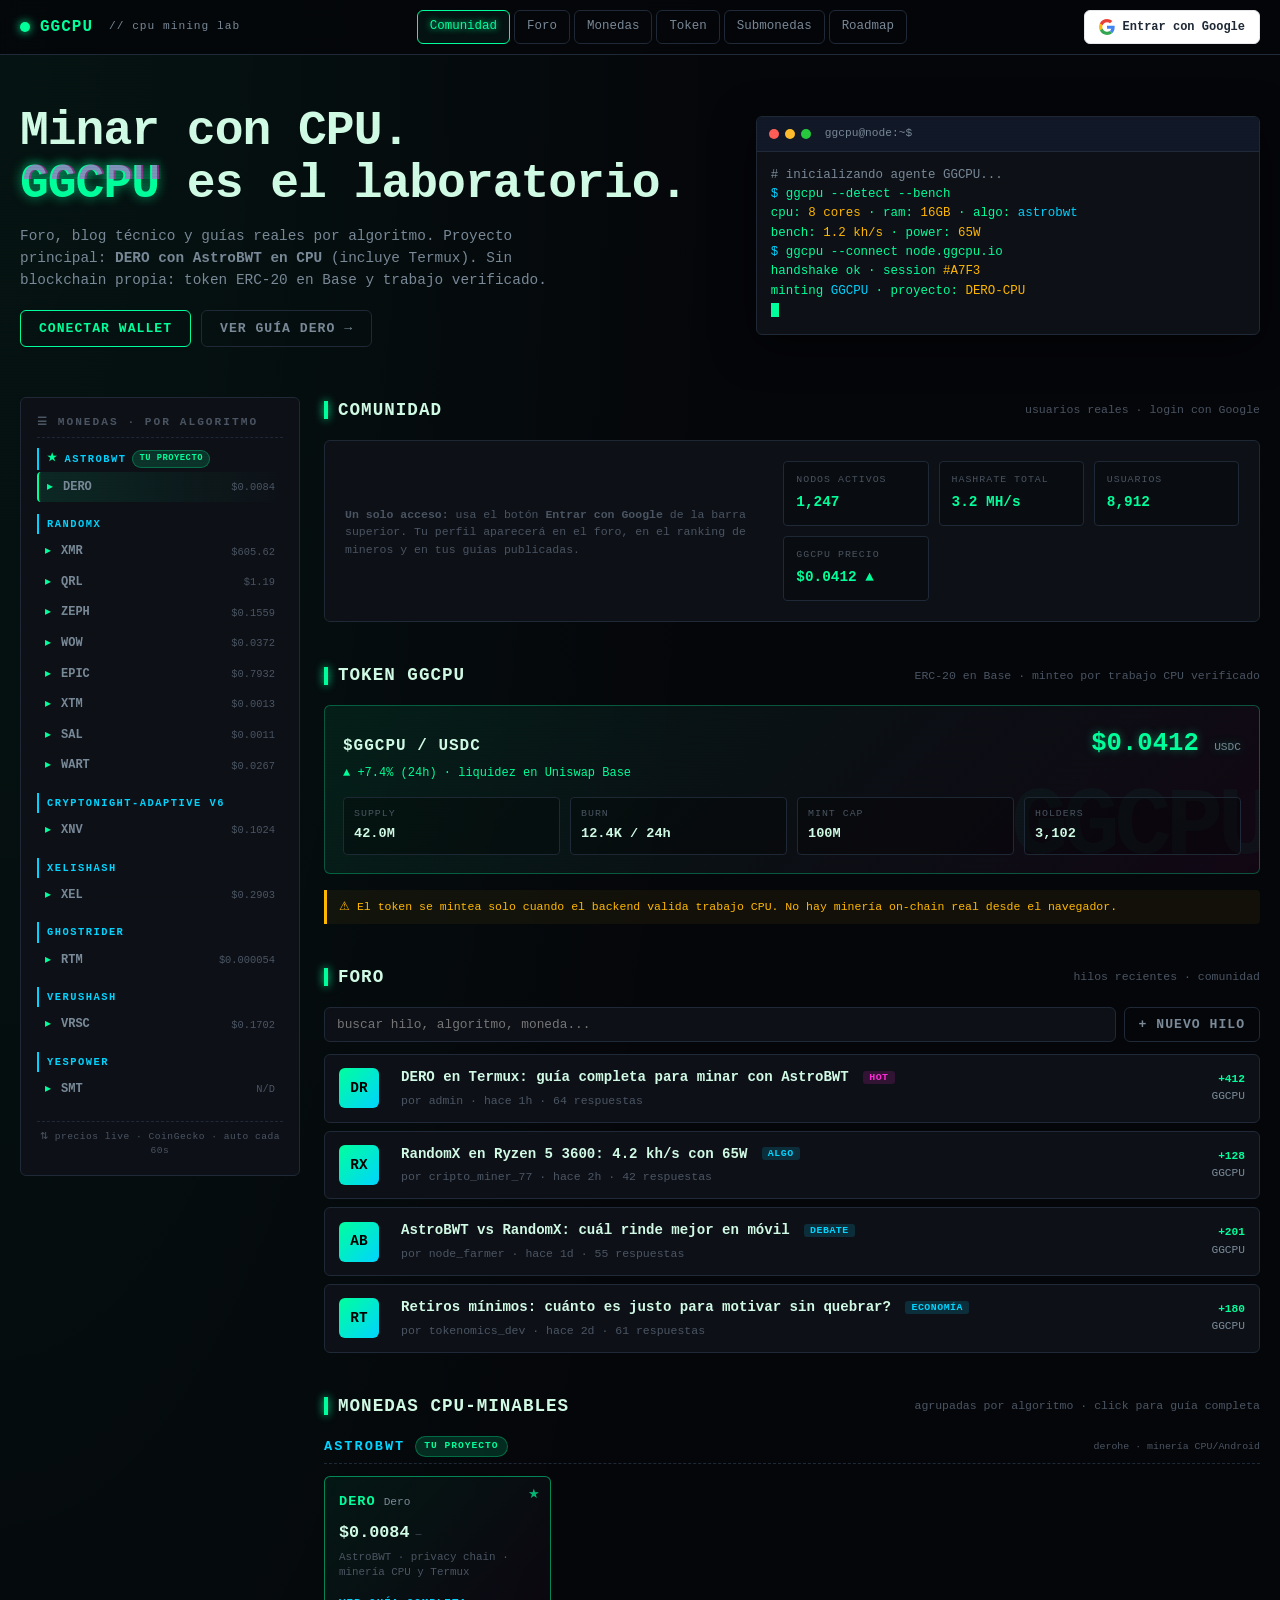
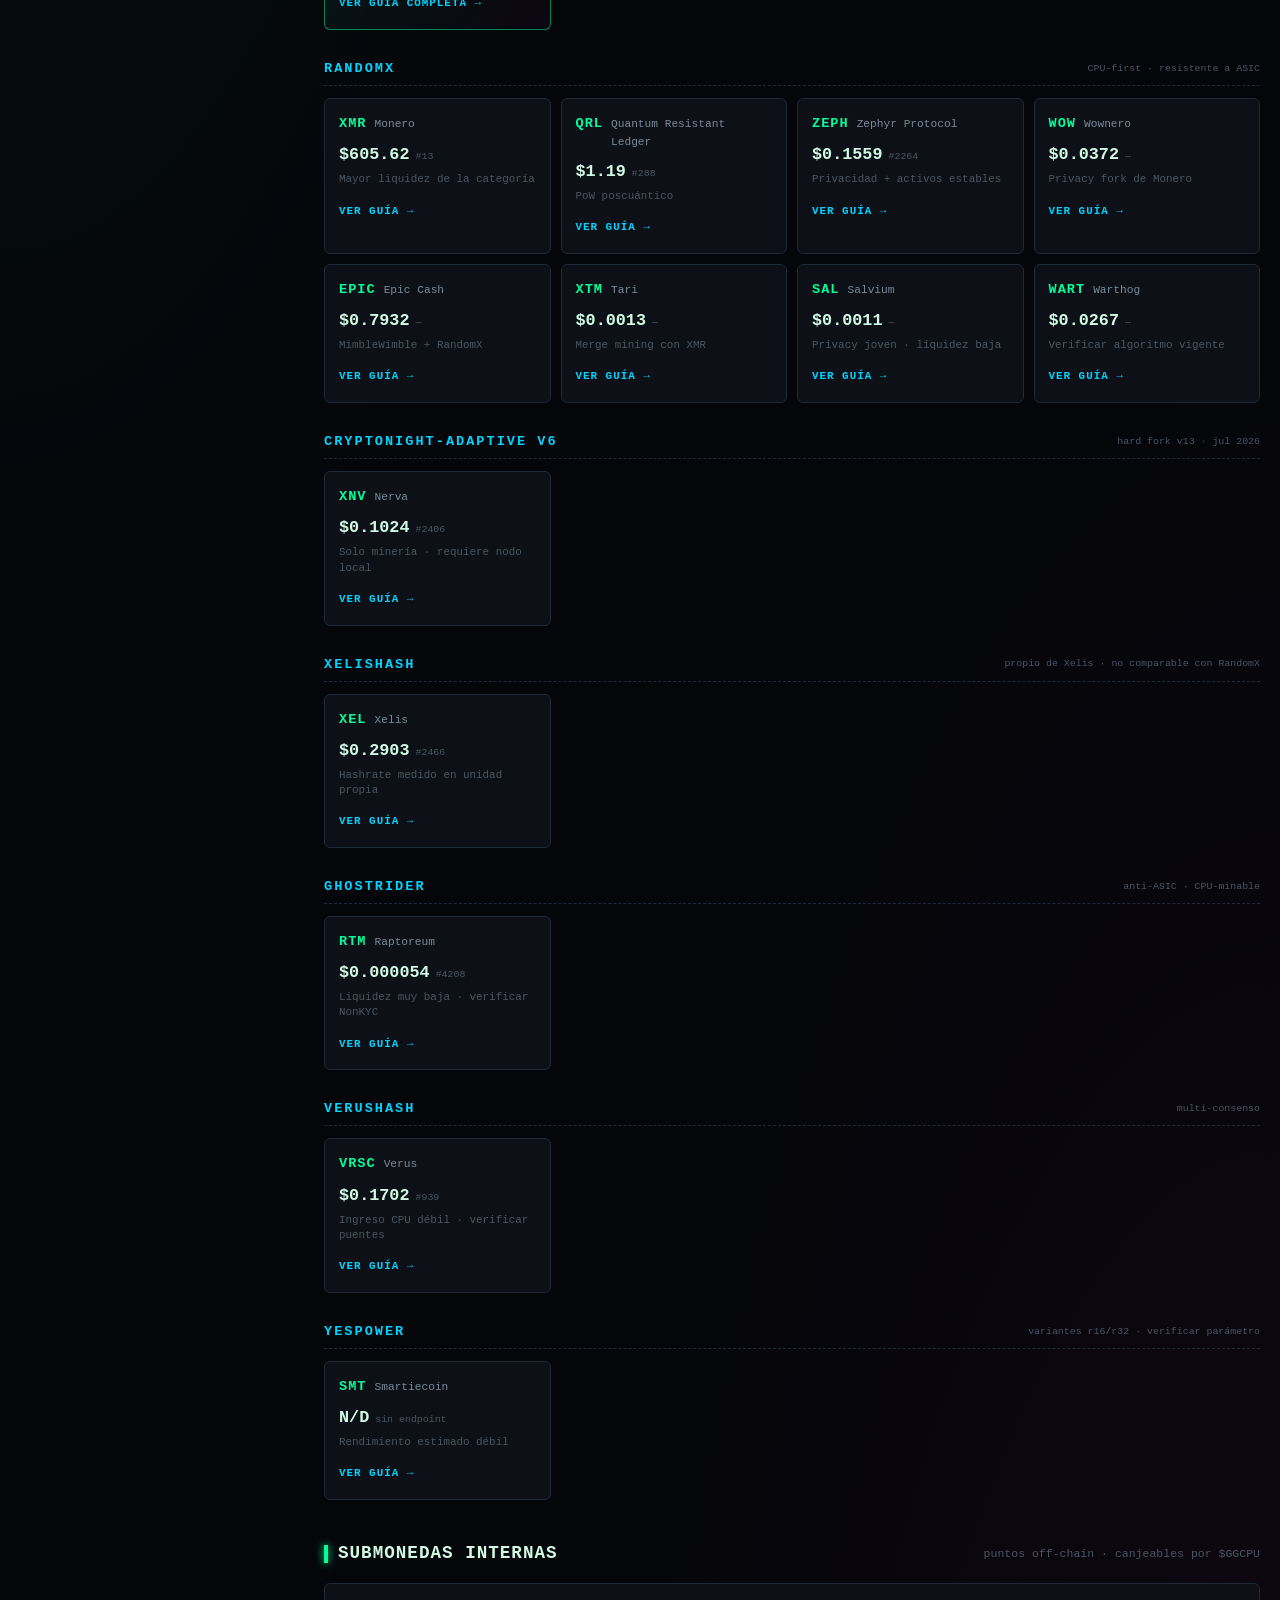
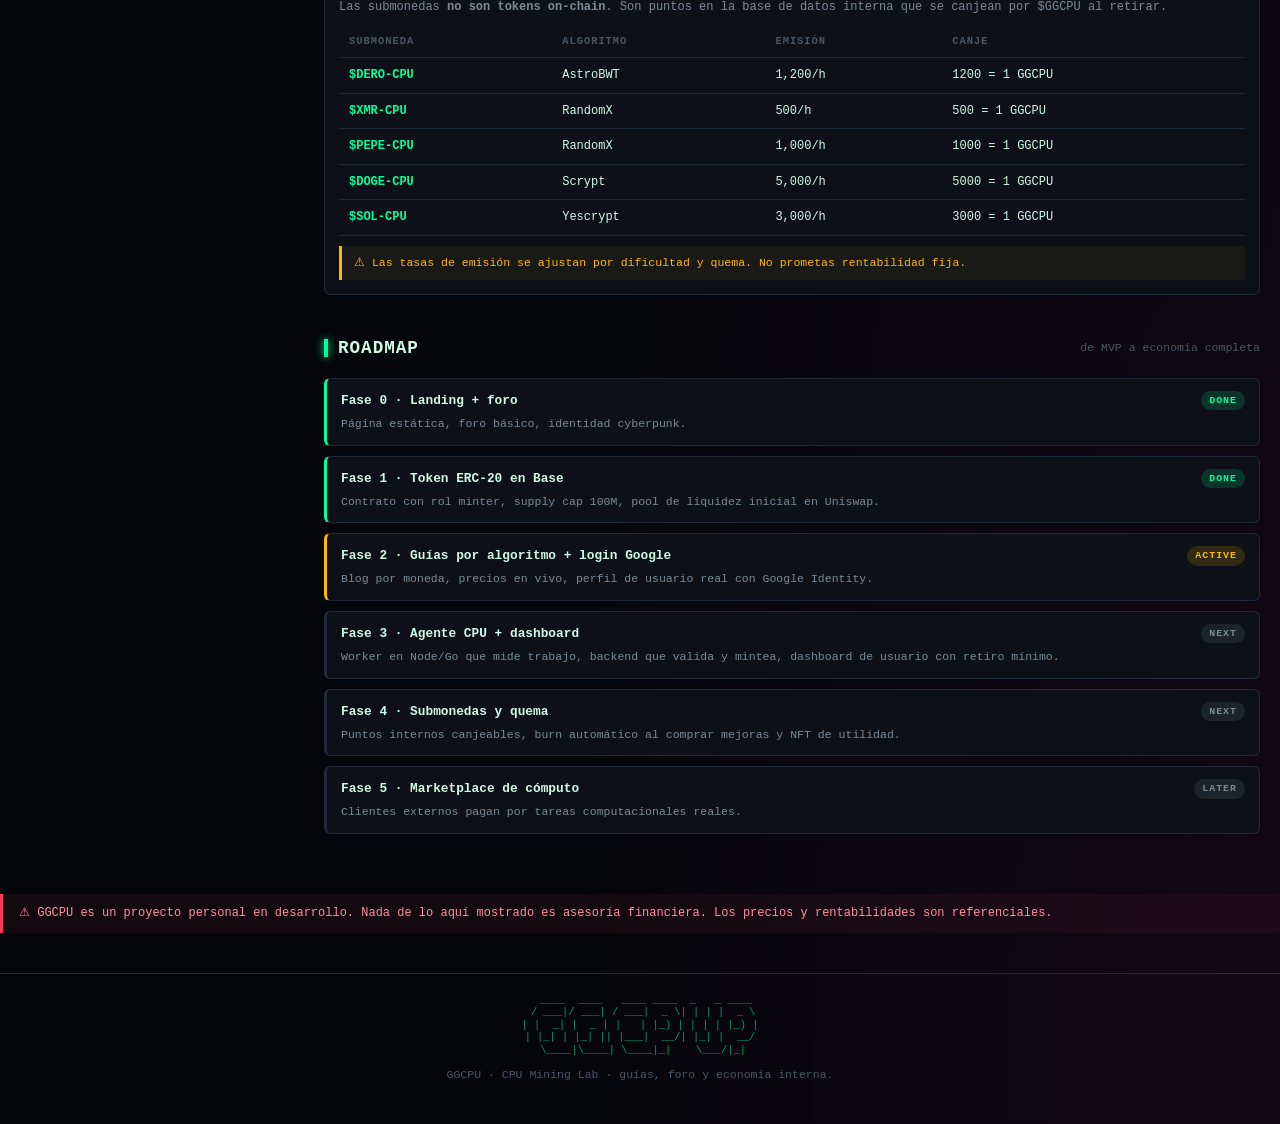
<file: index.html>
<!DOCTYPE html>
<html lang="es">
<head>
<meta charset="UTF-8">
<meta name="viewport" content="width=device-width, initial-scale=1.0">
<meta name="description" content="GGCPU · Foro, blog y laboratorio de minería CPU. Guías reales de DERO, Monero y más algoritmos.">
<title>GGCPU · CPU Mining Lab & Forum</title>
<link rel="stylesheet" href="styles.css">
</head>
<body>

<!-- TOP BAR -->
<div class="topbar">
  <div class="brand">
    <span class="dot"></span>
    <span>GGCPU</span><small>// cpu mining lab</small>
  </div>
  <nav class="nav">
    <a href="#comunidad" class="active">Comunidad</a>
    <a href="#foro">Foro</a>
    <a href="#monedas">Monedas</a>
    <a href="#token">Token</a>
    <a href="#submonedas">Submonedas</a>
    <a href="#roadmap">Roadmap</a>
  </nav>
  <div class="user-area">
    <button class="btn-login" id="btnLogin">
      <svg viewBox="0 0 48 48"><path fill="#EA4335" d="M24 9.5c3.54 0 6.71 1.22 9.21 3.6l6.85-6.85C35.9 2.38 30.47 0 24 0 14.62 0 6.51 5.38 2.56 13.22l7.98 6.19C12.43 13.72 17.74 9.5 24 9.5z"/><path fill="#4285F4" d="M46.98 24.55c0-1.57-.15-3.09-.38-4.55H24v9.02h12.94c-.58 2.96-2.26 5.48-4.78 7.18l7.73 6c4.51-4.18 7.09-10.36 7.09-17.65z"/><path fill="#FBBC05" d="M10.53 28.59c-.48-1.45-.76-2.99-.76-4.59s.27-3.14.76-4.59l-7.98-6.19C.92 16.46 0 20.12 0 24c0 3.88.92 7.54 2.56 10.78l7.97-6.19z"/><path fill="#34A853" d="M24 48c6.48 0 11.93-2.13 15.89-5.81l-7.73-6c-2.15 1.45-4.92 2.3-8.16 2.3-6.26 0-11.57-4.22-13.47-9.91l-7.98 6.19C6.51 42.62 14.62 48 24 48z"/></svg>
      <span>Entrar con Google</span>
    </button>
    <div class="user-profile" id="userProfile" hidden>
      <img id="userAvatar" class="user-avatar" alt="avatar">
      <span id="userName" class="user-name"></span>
      <button id="btnLogout" class="btn ghost" data-logout style="padding:5px 10px;font-size:.65rem">Salir</button>
    </div>
  </div>
</div>

<!-- HERO -->
<section class="hero">
  <div>
    <h1>Minar con CPU.<br><span class="glitch">GGCPU</span> es el laboratorio.</h1>
    <p>Foro, blog técnico y guías reales por algoritmo. Proyecto principal: <b>DERO con AstroBWT en CPU</b> (incluye Termux). Sin blockchain propia: token ERC-20 en Base y trabajo verificado.</p>
    <div class="cta">
      <button class="btn">Conectar wallet</button>
      <button class="btn ghost">Ver guía DERO →</button>
    </div>
  </div>
  <div class="terminal">
    <div class="terminal-bar">
      <i class="r"></i><i class="y"></i><i class="g"></i>
      <span style="margin-left:8px">ggcpu@node:~$</span>
    </div>
    <div class="terminal-body">
      <div class="c"># inicializando agente GGCPU...</div>
      <div><span class="k">$</span> ggcpu --detect --bench</div>
      <div>cpu: <span class="w">8 cores</span> &middot; ram: <span class="w">16GB</span> &middot; algo: <span class="k">astrobwt</span></div>
      <div>bench: <span class="w">1.2 kh/s</span> &middot; power: <span class="w">65W</span></div>
      <div><span class="k">$</span> ggcpu --connect node.ggcpu.io</div>
      <div>handshake ok &middot; session <span class="w">#A7F3</span></div>
      <div>minting <span class="k">GGCPU</span> &middot; proyecto: <span class="w">DERO-CPU</span></div>
      <div class="cursor"></div>
    </div>
  </div>
</section>

<div class="layout">

  <!-- ══════════ SIDEBAR IZQUIERDA · MONEDAS POR ALGORITMO (lista) ══════════ -->
  <aside id="coin-sidebar">
    <h4>☰ Monedas · por algoritmo</h4>

    <h5 class="algo-side"><span class="star">★</span> AstroBWT <span class="badge-main">tu proyecto</span></h5>
    <ul>
      <li><a class="featured" href="blog/dero.html"><span class="side-ticker">DERO</span><span class="side-price" data-cg="dero">$0.0084</span></a></li>
    </ul>

    <h5 class="algo-side">RandomX</h5>
    <ul>
      <li><a href="blog/xmr.html"><span class="side-ticker">XMR</span><span class="side-price" data-cg="monero">$605.62</span></a></li>
      <li><a href="blog/qrl.html"><span class="side-ticker">QRL</span><span class="side-price" data-cg="quantum-resistant-ledger">$1.19</span></a></li>
      <li><a href="blog/zeph.html"><span class="side-ticker">ZEPH</span><span class="side-price" data-cg="zephyr-protocol">$0.1559</span></a></li>
      <li><a href="blog/wow.html"><span class="side-ticker">WOW</span><span class="side-price" data-cg="wownero">$0.0372</span></a></li>
      <li><a href="blog/epic.html"><span class="side-ticker">EPIC</span><span class="side-price" data-cg="epic-cash">$0.7932</span></a></li>
      <li><a href="blog/xtm.html"><span class="side-ticker">XTM</span><span class="side-price" data-cg="minotari">$0.0013</span></a></li>
      <li><a href="blog/sal.html"><span class="side-ticker">SAL</span><span class="side-price" data-cg="salvium">$0.0011</span></a></li>
      <li><a href="blog/wart.html"><span class="side-ticker">WART</span><span class="side-price" data-cg="warthog">$0.0267</span></a></li>
    </ul>

    <h5 class="algo-side">CryptoNight-Adaptive v6</h5>
    <ul>
      <li><a href="blog/xnv.html"><span class="side-ticker">XNV</span><span class="side-price" data-cg="nerva">$0.1024</span></a></li>
    </ul>

    <h5 class="algo-side">XelisHash</h5>
    <ul>
      <li><a href="blog/xel.html"><span class="side-ticker">XEL</span><span class="side-price" data-cg="xelis">$0.2903</span></a></li>
    </ul>

    <h5 class="algo-side">GhostRider</h5>
    <ul>
      <li><a href="blog/rtm.html"><span class="side-ticker">RTM</span><span class="side-price" data-cg="raptoreum">$0.000054</span></a></li>
    </ul>

    <h5 class="algo-side">VerusHash</h5>
    <ul>
      <li><a href="blog/vrsc.html"><span class="side-ticker">VRSC</span><span class="side-price" data-cg="verus-coin">$0.1702</span></a></li>
    </ul>

    <h5 class="algo-side">YesPower</h5>
    <ul>
      <li><a href="blog/smt.html"><span class="side-ticker">SMT</span><span class="side-price">N/D</span></a></li>
    </ul>

    <p class="side-note">⇅ precios live · CoinGecko · auto cada 60s</p>
  </aside>

  <main>

    <!-- COMUNIDAD (ex-Network) -->
    <section class="section" id="comunidad">
      <div class="section-head">
        <h2>Comunidad</h2>
        <span class="sub">usuarios reales · login con Google</span>
      </div>
      <div class="community-bar">
        <div class="community-login">
          <p class="community-hint">
            <b>Un solo acceso:</b> usa el botón <b>Entrar con Google</b> de la barra superior.
            Tu perfil aparecerá en el foro, en el ranking de mineros y en tus guías publicadas.
          </p>
        </div>
        <div class="community-stats">
          <div><span>Nodos activos</span><b>1,247</b></div>
          <div><span>Hashrate total</span><b>3.2 MH/s</b></div>
          <div><span>Usuarios</span><b>8,912</b></div>
          <div><span>GGCPU precio</span><b class="up">$0.0412 ▲</b></div>
        </div>
      </div>
    </section>

    <!-- TOKEN -->
    <section class="section" id="token">
      <div class="section-head">
        <h2>Token GGCPU</h2>
        <span class="sub">ERC-20 en Base &middot; minteo por trabajo CPU verificado</span>
      </div>
      <div class="token-card">
        <div class="row">
          <h3>$GGCPU / USDC</h3>
          <div class="price">$0.0412 <small>USDC</small></div>
        </div>
        <div class="delta">▲ +7.4% (24h) &middot; liquidez en Uniswap Base</div>
        <div class="stats">
          <div><span>Supply</span><b>42.0M</b></div>
          <div><span>Burn</span><b>12.4K / 24h</b></div>
          <div><span>Mint cap</span><b>100M</b></div>
          <div><span>Holders</span><b>3,102</b></div>
        </div>
      </div>
      <div class="warn">
        ⚠ El token se mintea solo cuando el backend valida trabajo CPU. No hay minería on-chain real desde el navegador.
      </div>
    </section>

    <!-- FORO -->
    <section class="section" id="foro">
      <div class="section-head">
        <h2>Foro</h2>
        <span class="sub">hilos recientes &middot; comunidad</span>
      </div>
      <div class="forum-toolbar">
        <input type="text" id="forumSearch" placeholder="buscar hilo, algoritmo, moneda...">
        <button class="btn ghost" style="padding:9px 14px">+ Nuevo hilo</button>
      </div>
      <div id="threads">
        <div class="thread" data-tags="dero astrobwt termux tutorial">
          <div class="avatar">DR</div>
          <div class="info">
            <h3>DERO en Termux: guía completa para minar con AstroBWT <span class="tag hot">hot</span></h3>
            <p>por admin &middot; hace 1h &middot; 64 respuestas</p>
          </div>
          <div class="meta"><b>+412</b> GGCPU</div>
        </div>
        <div class="thread" data-tags="randomx xmr cpu ryzen">
          <div class="avatar">RX</div>
          <div class="info">
            <h3>RandomX en Ryzen 5 3600: 4.2 kh/s con 65W <span class="tag">algo</span></h3>
            <p>por cripto_miner_77 &middot; hace 2h &middot; 42 respuestas</p>
          </div>
          <div class="meta"><b>+128</b> GGCPU</div>
        </div>
        <div class="thread" data-tags="astrobwt dero hardware celular">
          <div class="avatar">AB</div>
          <div class="info">
            <h3>AstroBWT vs RandomX: cuál rinde mejor en móvil <span class="tag">debate</span></h3>
            <p>por node_farmer &middot; hace 1d &middot; 55 respuestas</p>
          </div>
          <div class="meta"><b>+201</b> GGCPU</div>
        </div>
        <div class="thread" data-tags="retiro faucet minimo pago">
          <div class="avatar">RT</div>
          <div class="info">
            <h3>Retiros mínimos: cuánto es justo para motivar sin quebrar? <span class="tag">economía</span></h3>
            <p>por tokenomics_dev &middot; hace 2d &middot; 61 respuestas</p>
          </div>
          <div class="meta"><b>+180</b> GGCPU</div>
        </div>
      </div>
    </section>

    <!-- MONEDAS AGRUPADAS POR ALGORITMO -->
    <section class="section" id="monedas">
      <div class="section-head">
        <h2>Monedas CPU-minables</h2>
        <span class="sub">agrupadas por algoritmo · click para guía completa</span>
      </div>

      <!-- AstroBWT (TU PROYECTO PRINCIPAL) -->
      <div class="algo-group">
        <h3 class="algo-title">AstroBWT <span class="badge-main">tu proyecto</span> <span class="algo-note">derohe · minería CPU/Android</span></h3>
        <div class="coin-grid">
          <a href="blog/dero.html" class="coin-card featured">
            <div class="coin-header">
              <span class="coin-ticker">DERO</span>
              <span class="coin-name">Dero</span>
            </div>
            <div class="coin-price"><span class="price-value" data-cg="dero">$0.0084</span><span class="delta">—</span></div>
            <div class="coin-note">AstroBWT · privacy chain · minería CPU y Termux</div>
            <span class="coin-cta">Ver guía completa →</span>
          </a>
        </div>
      </div>

      <!-- RandomX -->
      <div class="algo-group">
        <h3 class="algo-title">RandomX <span class="algo-note">CPU-first · resistente a ASIC</span></h3>
        <div class="coin-grid">
          <a href="blog/xmr.html" class="coin-card">
            <div class="coin-header"><span class="coin-ticker">XMR</span><span class="coin-name">Monero</span></div>
            <div class="coin-price"><span class="price-value" data-cg="monero">$605.62</span><span class="delta">#13</span></div>
            <div class="coin-note">Mayor liquidez de la categoría</div>
            <span class="coin-cta">Ver guía →</span>
          </a>
          <a href="blog/qrl.html" class="coin-card">
            <div class="coin-header"><span class="coin-ticker">QRL</span><span class="coin-name">Quantum Resistant Ledger</span></div>
            <div class="coin-price"><span class="price-value" data-cg="quantum-resistant-ledger">$1.19</span><span class="delta">#288</span></div>
            <div class="coin-note">PoW poscuántico</div>
            <span class="coin-cta">Ver guía →</span>
          </a>
          <a href="blog/zeph.html" class="coin-card">
            <div class="coin-header"><span class="coin-ticker">ZEPH</span><span class="coin-name">Zephyr Protocol</span></div>
            <div class="coin-price"><span class="price-value" data-cg="zephyr-protocol">$0.1559</span><span class="delta">#2264</span></div>
            <div class="coin-note">Privacidad + activos estables</div>
            <span class="coin-cta">Ver guía →</span>
          </a>
          <a href="blog/wow.html" class="coin-card">
            <div class="coin-header"><span class="coin-ticker">WOW</span><span class="coin-name">Wownero</span></div>
            <div class="coin-price"><span class="price-value" data-cg="wownero">$0.0372</span><span class="delta">—</span></div>
            <div class="coin-note">Privacy fork de Monero</div>
            <span class="coin-cta">Ver guía →</span>
          </a>
          <a href="blog/epic.html" class="coin-card">
            <div class="coin-header"><span class="coin-ticker">EPIC</span><span class="coin-name">Epic Cash</span></div>
            <div class="coin-price"><span class="price-value" data-cg="epic-cash">$0.7932</span><span class="delta">—</span></div>
            <div class="coin-note">MimbleWimble + RandomX</div>
            <span class="coin-cta">Ver guía →</span>
          </a>
          <a href="blog/xtm.html" class="coin-card">
            <div class="coin-header"><span class="coin-ticker">XTM</span><span class="coin-name">Tari</span></div>
            <div class="coin-price"><span class="price-value" data-cg="minotari">$0.0013</span><span class="delta">—</span></div>
            <div class="coin-note">Merge mining con XMR</div>
            <span class="coin-cta">Ver guía →</span>
          </a>
          <a href="blog/sal.html" class="coin-card">
            <div class="coin-header"><span class="coin-ticker">SAL</span><span class="coin-name">Salvium</span></div>
            <div class="coin-price"><span class="price-value" data-cg="salvium">$0.0011</span><span class="delta">—</span></div>
            <div class="coin-note">Privacy joven · liquidez baja</div>
            <span class="coin-cta">Ver guía →</span>
          </a>
          <a href="blog/wart.html" class="coin-card">
            <div class="coin-header"><span class="coin-ticker">WART</span><span class="coin-name">Warthog</span></div>
            <div class="coin-price"><span class="price-value" data-cg="warthog">$0.0267</span><span class="delta">—</span></div>
            <div class="coin-note">Verificar algoritmo vigente</div>
            <span class="coin-cta">Ver guía →</span>
          </a>
        </div>
      </div>

      <!-- CryptoNight-Adaptive v6 -->
      <div class="algo-group">
        <h3 class="algo-title">CryptoNight-Adaptive v6 <span class="algo-note">hard fork v13 · jul 2026</span></h3>
        <div class="coin-grid">
          <a href="blog/xnv.html" class="coin-card">
            <div class="coin-header"><span class="coin-ticker">XNV</span><span class="coin-name">Nerva</span></div>
            <div class="coin-price"><span class="price-value" data-cg="nerva">$0.1024</span><span class="delta">#2406</span></div>
            <div class="coin-note">Solo minería · requiere nodo local</div>
            <span class="coin-cta">Ver guía →</span>
          </a>
        </div>
      </div>

      <!-- XelisHash -->
      <div class="algo-group">
        <h3 class="algo-title">XelisHash <span class="algo-note">propio de Xelis · no comparable con RandomX</span></h3>
        <div class="coin-grid">
          <a href="blog/xel.html" class="coin-card">
            <div class="coin-header"><span class="coin-ticker">XEL</span><span class="coin-name">Xelis</span></div>
            <div class="coin-price"><span class="price-value" data-cg="xelis">$0.2903</span><span class="delta">#2466</span></div>
            <div class="coin-note">Hashrate medido en unidad propia</div>
            <span class="coin-cta">Ver guía →</span>
          </a>
        </div>
      </div>

      <!-- GhostRider -->
      <div class="algo-group">
        <h3 class="algo-title">GhostRider <span class="algo-note">anti-ASIC · CPU-minable</span></h3>
        <div class="coin-grid">
          <a href="blog/rtm.html" class="coin-card">
            <div class="coin-header"><span class="coin-ticker">RTM</span><span class="coin-name">Raptoreum</span></div>
            <div class="coin-price"><span class="price-value" data-cg="raptoreum">$0.000054</span><span class="delta">#4208</span></div>
            <div class="coin-note">Liquidez muy baja · verificar NonKYC</div>
            <span class="coin-cta">Ver guía →</span>
          </a>
        </div>
      </div>

      <!-- VerusHash -->
      <div class="algo-group">
        <h3 class="algo-title">VerusHash <span class="algo-note">multi-consenso</span></h3>
        <div class="coin-grid">
          <a href="blog/vrsc.html" class="coin-card">
            <div class="coin-header"><span class="coin-ticker">VRSC</span><span class="coin-name">Verus</span></div>
            <div class="coin-price"><span class="price-value" data-cg="verus-coin">$0.1702</span><span class="delta">#939</span></div>
            <div class="coin-note">Ingreso CPU débil · verificar puentes</div>
            <span class="coin-cta">Ver guía →</span>
          </a>
        </div>
      </div>

      <!-- YesPower -->
      <div class="algo-group">
        <h3 class="algo-title">YesPower <span class="algo-note">variantes r16/r32 · verificar parámetro</span></h3>
        <div class="coin-grid">
          <a href="blog/smt.html" class="coin-card">
            <div class="coin-header"><span class="coin-ticker">SMT</span><span class="coin-name">Smartiecoin</span></div>
            <div class="coin-price"><span class="price-value">N/D</span><span class="delta">sin endpoint</span></div>
            <div class="coin-note">Rendimiento estimado débil</div>
            <span class="coin-cta">Ver guía →</span>
          </a>
        </div>
      </div>
    </section>

    <!-- SUBMONEDAS -->
    <section class="section" id="submonedas">
      <div class="section-head">
        <h2>Submonedas internas</h2>
        <span class="sub">puntos off-chain · canjeables por $GGCPU</span>
      </div>
      <div class="card">
        <p style="font-size:.75rem;color:var(--text-dim);margin-bottom:8px">
          Las submonedas <b>no son tokens on-chain</b>. Son puntos en la base de datos interna que se canjean por $GGCPU al retirar.
        </p>
        <table class="sub-table">
          <tr><th>Submoneda</th><th>Algoritmo</th><th>Emisión</th><th>Canje</th></tr>
          <tr><td><b>$DERO-CPU</b></td><td>AstroBWT</td><td>1,200/h</td><td>1200 = 1 GGCPU</td></tr>
          <tr><td><b>$XMR-CPU</b></td><td>RandomX</td><td>500/h</td><td>500 = 1 GGCPU</td></tr>
          <tr><td><b>$PEPE-CPU</b></td><td>RandomX</td><td>1,000/h</td><td>1000 = 1 GGCPU</td></tr>
          <tr><td><b>$DOGE-CPU</b></td><td>Scrypt</td><td>5,000/h</td><td>5000 = 1 GGCPU</td></tr>
          <tr><td><b>$SOL-CPU</b></td><td>Yescrypt</td><td>3,000/h</td><td>3000 = 1 GGCPU</td></tr>
        </table>
        <p class="warn">⚠ Las tasas de emisión se ajustan por dificultad y quema. No prometas rentabilidad fija.</p>
      </div>
    </section>

    <!-- ROADMAP -->
    <section class="section" id="roadmap">
      <div class="section-head">
        <h2>Roadmap</h2>
        <span class="sub">de MVP a economía completa</span>
      </div>
      <div class="roadmap">
        <div class="phase done">
          <span class="status">DONE</span>
          <h5>Fase 0 · Landing + foro</h5>
          <p>Página estática, foro básico, identidad cyberpunk.</p>
        </div>
        <div class="phase done">
          <span class="status">DONE</span>
          <h5>Fase 1 · Token ERC-20 en Base</h5>
          <p>Contrato con rol minter, supply cap 100M, pool de liquidez inicial en Uniswap.</p>
        </div>
        <div class="phase active">
          <span class="status">ACTIVE</span>
          <h5>Fase 2 · Guías por algoritmo + login Google</h5>
          <p>Blog por moneda, precios en vivo, perfil de usuario real con Google Identity.</p>
        </div>
        <div class="phase">
          <span class="status">NEXT</span>
          <h5>Fase 3 · Agente CPU + dashboard</h5>
          <p>Worker en Node/Go que mide trabajo, backend que valida y mintea, dashboard de usuario con retiro mínimo.</p>
        </div>
        <div class="phase">
          <span class="status">NEXT</span>
          <h5>Fase 4 · Submonedas y quema</h5>
          <p>Puntos internos canjeables, burn automático al comprar mejoras y NFT de utilidad.</p>
        </div>
        <div class="phase">
          <span class="status">LATER</span>
          <h5>Fase 5 · Marketplace de cómputo</h5>
          <p>Clientes externos pagan por tareas computacionales reales.</p>
        </div>
      </div>
    </section>

  </main>
</div>

<!-- WARN GLOBAL -->
<div class="warn-global">
  ⚠ GGCPU es un proyecto personal en desarrollo. Nada de lo aquí mostrado es asesoría financiera. Los precios y rentabilidades son referenciales.
</div>

<!-- FOOTER -->
<footer>
  <div class="ascii">  ____  ____   ____ ____  _   _ ____
 / ___|/ ___| / ___|  _ \| | | |  _ \
| |  _| |  _ | |   | |_) | | | | |_) |
| |_| | |_| || |___|  __/| |_| |  __/
 \____|\____| \____|_|    \___/|_|
</div>
  <p>GGCPU &middot; CPU Mining Lab &middot; guías, foro y economía interna.</p>
</footer>

<script src="app.js"></script>

</body>
</html>
</file>
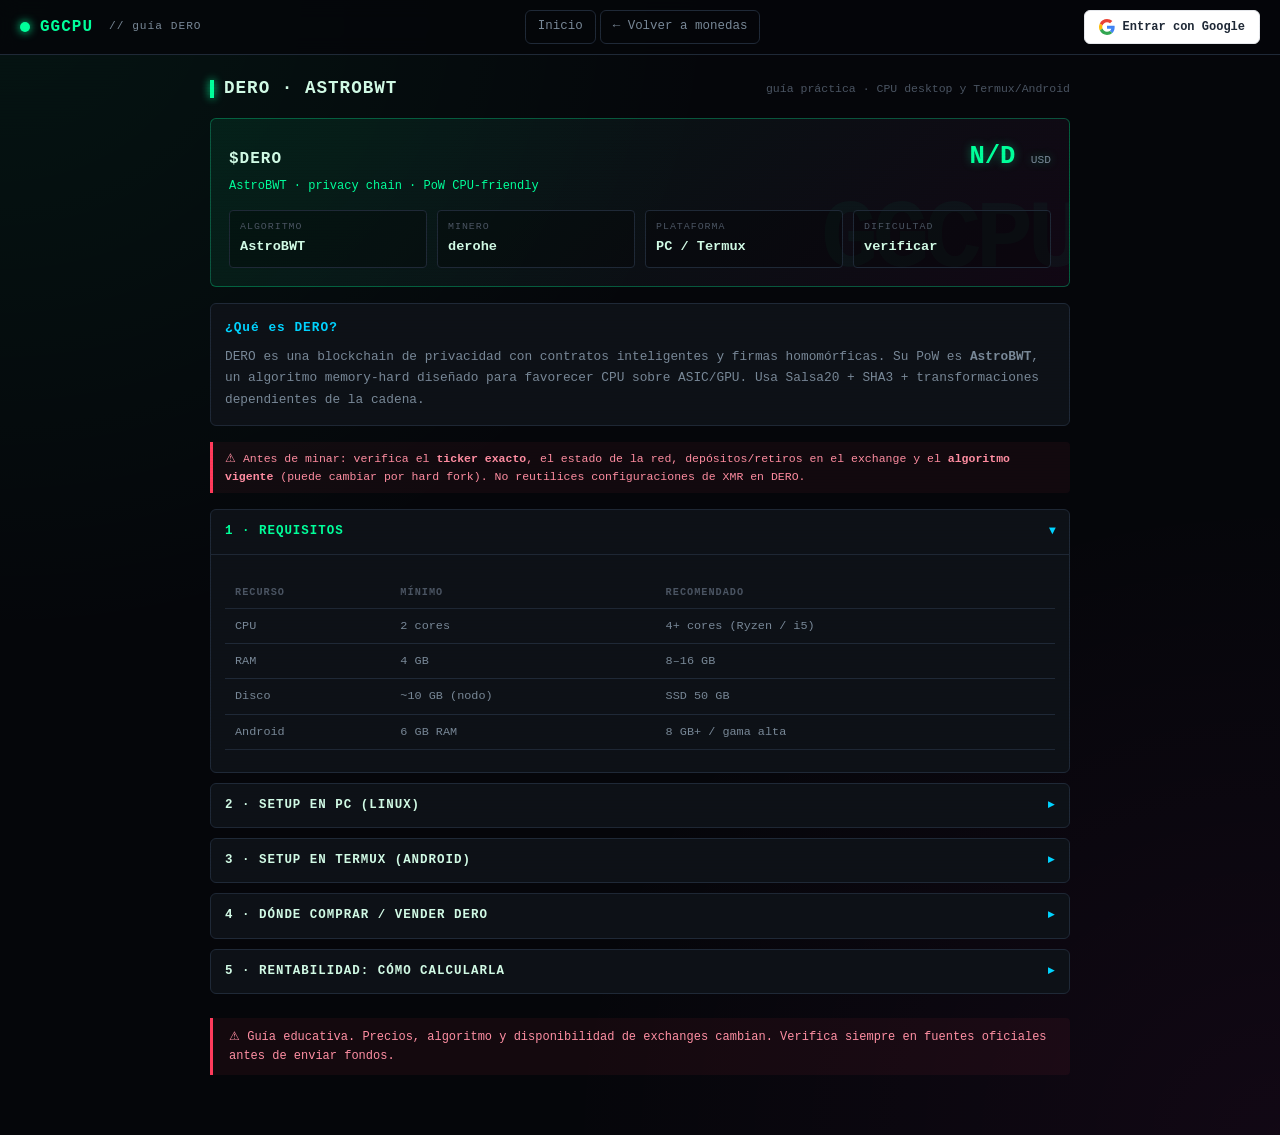
<file: blog/dero.html>
<!DOCTYPE html>
<html lang="es">
<head>
<meta charset="UTF-8">
<meta name="viewport" content="width=device-width, initial-scale=1.0">
<title>DERO · AstroBWT en CPU y Termux — GGCPU</title>
<link rel="stylesheet" href="../styles.css">
</head>
<body>

<div class="topbar">
  <div class="brand"><span class="dot"></span><span>GGCPU</span><small>// guía DERO</small></div>
  <nav class="nav">
    <a href="../index.html">Inicio</a>
    <a href="../index.html#monedas">← Volver a monedas</a>
  </nav>
  <div class="user-area">
    <button class="btn-login" id="btnLogin">
      <svg viewBox="0 0 48 48"><path fill="#EA4335" d="M24 9.5c3.54 0 6.71 1.22 9.21 3.6l6.85-6.85C35.9 2.38 30.47 0 24 0 14.62 0 6.51 5.38 2.56 13.22l7.98 6.19C12.43 13.72 17.74 9.5 24 9.5z"/><path fill="#4285F4" d="M46.98 24.55c0-1.57-.15-3.09-.38-4.55H24v9.02h12.94c-.58 2.96-2.26 5.48-4.78 7.18l7.73 6c4.51-4.18 7.09-10.36 7.09-17.65z"/><path fill="#FBBC05" d="M10.53 28.59c-.48-1.45-.76-2.99-.76-4.59s.27-3.14.76-4.59l-7.98-6.19C.92 16.46 0 20.12 0 24c0 3.88.92 7.54 2.56 10.78l7.97-6.19z"/><path fill="#34A853" d="M24 48c6.48 0 11.93-2.13 15.89-5.81l-7.73-6c-2.15 1.45-4.92 2.3-8.16 2.3-6.26 0-11.57-4.22-13.47-9.91l-7.98 6.19C6.51 42.62 14.62 48 24 48z"/></svg>
      <span>Entrar con Google</span>
    </button>
    <div class="user-profile" hidden>
      <img class="user-avatar" alt="avatar">
      <span class="user-name"></span>
      <button class="btn ghost" data-logout style="padding:5px 10px;font-size:.65rem">Salir</button>
    </div>
  </div>
</div>

<div class="layout layout-doc" style="max-width:900px">
  <main>
    <section class="section">
      <div class="section-head">
        <h2>DERO · AstroBWT</h2>
        <span class="sub">guía práctica · CPU desktop y Termux/Android</span>
      </div>

      <div class="token-card">
        <div class="row">
          <h3>$DERO</h3>
          <div class="price"><span class="price-value" data-cg="dero">N/D</span> <small>USD</small></div>
        </div>
        <div class="delta">AstroBWT · privacy chain · PoW CPU-friendly</div>
        <div class="stats">
          <div><span>Algoritmo</span><b>AstroBWT</b></div>
          <div><span>Minero</span><b>derohe</b></div>
          <div><span>Plataforma</span><b>PC / Termux</b></div>
          <div><span>Dificultad</span><b>verificar</b></div>
        </div>
      </div>

      <div class="card" style="margin-bottom:16px">
        <h4 style="color:var(--neon-2);font-size:.8rem;margin-bottom:8px;letter-spacing:1px">¿Qué es DERO?</h4>
        <p style="font-size:.8rem;color:var(--text-dim);line-height:1.7">
          DERO es una blockchain de privacidad con contratos inteligentes y firmas homomórficas. Su PoW es <b>AstroBWT</b>, un algoritmo memory-hard diseñado para favorecer CPU sobre ASIC/GPU. Usa Salsa20 + SHA3 + transformaciones dependientes de la cadena.
        </p>
      </div>

      <div class="warn warn-danger" style="margin-bottom:16px">
        ⚠ Antes de minar: verifica el <b>ticker exacto</b>, el estado de la red, depósitos/retiros en el exchange y el <b>algoritmo vigente</b> (puede cambiar por hard fork). No reutilices configuraciones de XMR en DERO.
      </div>

      <details class="algo" open>
        <summary><span>1 · Requisitos</span><span class="arrow">▸</span></summary>
        <div class="algo-body">
          <table>
            <tr><th>Recurso</th><th>Mínimo</th><th>Recomendado</th></tr>
            <tr><td>CPU</td><td>2 cores</td><td>4+ cores (Ryzen / i5)</td></tr>
            <tr><td>RAM</td><td>4 GB</td><td>8–16 GB</td></tr>
            <tr><td>Disco</td><td>~10 GB (nodo)</td><td>SSD 50 GB</td></tr>
            <tr><td>Android</td><td>6 GB RAM</td><td>8 GB+ / gama alta</td></tr>
          </table>
        </div>
      </details>

      <details class="algo">
        <summary><span>2 · Setup en PC (Linux)</span><span class="arrow">▸</span></summary>
        <div class="algo-body">
          <p>Descarga el monedero y el minero oficiales desde el repo:</p>
<pre style="background:#0a0d14;padding:10px;border-radius:4px;font-size:.72rem;overflow-x:auto;border:1px solid var(--line)"><code>git clone https://github.com/deroproject/derohe.git
cd derohe
make
./derod --rpc-bind=127.0.0.1:10102
./dero-wallet-cli --generate</code></pre>
          <p>Luego ejecuta el minero apuntando a tu wallet:</p>
<pre style="background:#0a0d14;padding:10px;border-radius:4px;font-size:.72rem;overflow-x:auto;border:1px solid var(--line)"><code>./dero-miner \
  --daemon-address=127.0.0.1:10102 \
  --wallet-address=TuDireccionDERO... \
  --mining-threads=4</code></pre>
        </div>
      </details>

      <details class="algo">
        <summary><span>3 · Setup en Termux (Android)</span><span class="arrow">▸</span></summary>
        <div class="algo-body">
          <p>Termux puede compilar el minero, pero AstroBWT es intensivo: usa un móvil con ≥6 GB RAM y buena refrigeración.</p>
<pre style="background:#0a0d14;padding:10px;border-radius:4px;font-size:.72rem;overflow-x:auto;border:1px solid var(--line)"><code>pkg update && pkg upgrade -y
pkg install git cmake make clang curl -y
git clone https://github.com/deroproject/derohe.git
cd derohe
make -j2
./dero-miner --daemon-address=community-pools.mysrv.cloud:10300 \
  --wallet-address=TuDireccionDERO... \
  --mining-threads=2</code></pre>
          <p class="warn">⚠ En Termux usa <b>solo 1–2 hilos</b> y vigila la temperatura. Un uso prolongado degrada la batería.</p>
        </div>
      </details>

      <details class="algo">
        <summary><span>4 · Dónde comprar / vender DERO</span><span class="arrow">▸</span></summary>
        <div class="algo-body">
          <p>Verifica siempre la pestaña <b>Markets</b> en CoinGecko/CoinMarketCap antes de operar. Exchanges habituales: TradeOgre, NonKYC, Hotbit (verificar estado). La liquidez es menor que XMR: revisa profundidad antes de vender cantidades grandes.</p>
          <div class="links">
            <a href="https://www.coingecko.com/en/coins/dero" target="_blank" rel="noopener">CoinGecko</a>
            <a href="https://dero.io" target="_blank" rel="noopener">dero.io</a>
            <a href="https://github.com/deroproject/derohe" target="_blank" rel="noopener">github</a>
          </div>
        </div>
      </details>

      <details class="algo">
        <summary><span>5 · Rentabilidad: cómo calcularla</span><span class="arrow">▸</span></summary>
        <div class="algo-body">
          <p><b>Beneficio neto diario</b> = ingreso bruto − (kW × 24 × $/kWh) − comisiones de pool − otros.</p>
          <p>Mide el consumo <b>en la pared</b>, no el TDP. Compara con tu factura eléctrica local. DERO es volátil y de baja liquidez: separa "puedo minar" de "puedo vender".</p>
        </div>
      </details>

      <div class="warn-global" style="margin-top:24px">
        ⚠ Guía educativa. Precios, algoritmo y disponibilidad de exchanges cambian. Verifica siempre en fuentes oficiales antes de enviar fondos.
      </div>
    </section>
  </main>
</div>

<script src="../app.js"></script>

</body>
</html>
</file>
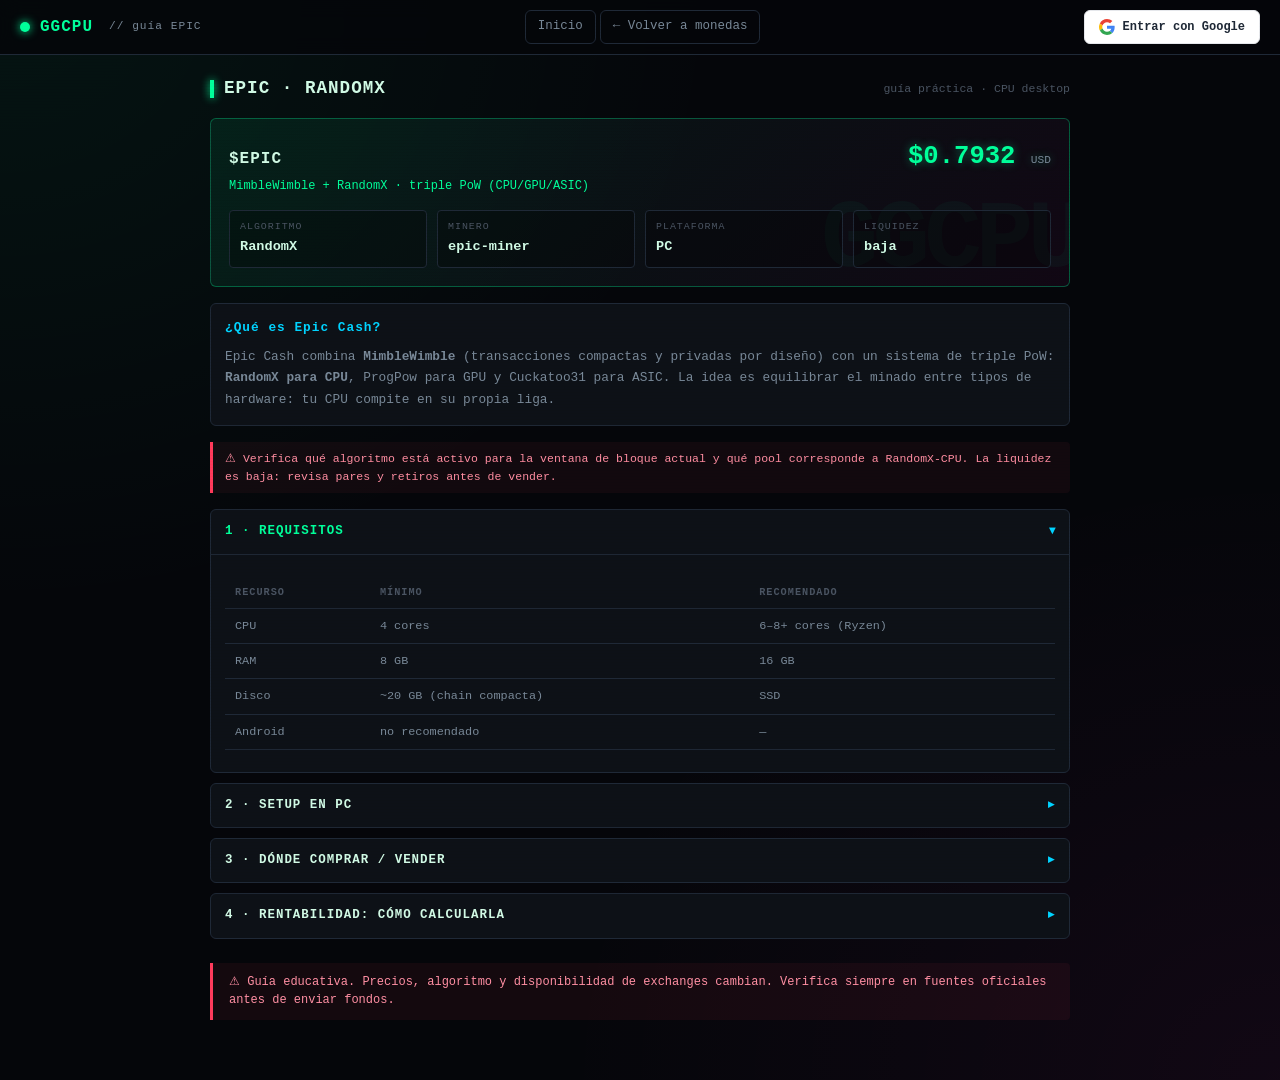
<file: blog/epic.html>
<!DOCTYPE html>
<html lang="es">
<head>
<meta charset="UTF-8">
<meta name="viewport" content="width=device-width, initial-scale=1.0">
<meta name="description" content="EPIC · RandomX en CPU · guía CPU-mining GGCPU">
<title>EPIC · RandomX en CPU — GGCPU</title>
<link rel="stylesheet" href="../styles.css">
</head>
<body>

<div class="topbar">
  <div class="brand"><span class="dot"></span><span>GGCPU</span><small>// guía EPIC</small></div>
  <nav class="nav">
    <a href="../index.html">Inicio</a>
    <a href="../index.html#monedas">← Volver a monedas</a>
  </nav>
  <div class="user-area">
    <button class="btn-login"><svg viewBox="0 0 48 48"><path fill="#EA4335" d="M24 9.5c3.54 0 6.71 1.22 9.21 3.6l6.85-6.85C35.9 2.38 30.47 0 24 0 14.62 0 6.51 5.38 2.56 13.22l7.98 6.19C12.43 13.72 17.74 9.5 24 9.5z"/><path fill="#4285F4" d="M46.98 24.55c0-1.57-.15-3.09-.38-4.55H24v9.02h12.94c-.58 2.96-2.26 5.48-4.78 7.18l7.73 6c4.51-4.18 7.09-10.36 7.09-17.65z"/><path fill="#FBBC05" d="M10.53 28.59c-.48-1.45-.76-2.99-.76-4.59s.27-3.14.76-4.59l-7.98-6.19C.92 16.46 0 20.12 0 24c0 3.88.92 7.54 2.56 10.78l7.97-6.19z"/><path fill="#34A853" d="M24 48c6.48 0 11.93-2.13 15.89-5.81l-7.73-6c-2.15 1.45-4.92 2.3-8.16 2.3-6.26 0-11.57-4.22-13.47-9.91l-7.98 6.19C6.51 42.62 14.62 48 24 48z"/></svg><span>Entrar con Google</span></button>
    <div class="user-profile" hidden>
      <img class="user-avatar" alt="avatar">
      <span class="user-name"></span>
      <button class="btn ghost" data-logout style="padding:5px 10px;font-size:.65rem">Salir</button>
    </div>
  </div>
</div>

<div class="layout layout-doc">
  <main>
    <section class="section">
      <div class="section-head">
        <h2>EPIC · RandomX</h2>
        <span class="sub">guía práctica · CPU desktop</span>
      </div>

      <div class="token-card">
        <div class="row">
          <h3>$EPIC</h3>
          <div class="price"><span class="price-value" data-cg="epic-cash">$0.7932</span> <small>USD</small></div>
        </div>
        <div class="delta">MimbleWimble + RandomX · triple PoW (CPU/GPU/ASIC)</div>
        <div class="stats">
          <div><span>Algoritmo</span><b>RandomX</b></div>
          <div><span>Minero</span><b>epic-miner</b></div>
          <div><span>Plataforma</span><b>PC</b></div>
          <div><span>Liquidez</span><b>baja</b></div>
        </div>
      </div>

      <div class="card" style="margin-bottom:16px">
        <h4 style="color:var(--neon-2);font-size:.8rem;margin-bottom:8px;letter-spacing:1px">¿Qué es Epic Cash?</h4>
        <p style="font-size:.8rem;color:var(--text-dim);line-height:1.7">
          Epic Cash combina <b>MimbleWimble</b> (transacciones compactas y privadas por diseño) con un
          sistema de triple PoW: <b>RandomX para CPU</b>, ProgPow para GPU y Cuckatoo31 para ASIC.
          La idea es equilibrar el minado entre tipos de hardware: tu CPU compite en su propia liga.</p>
      </div>

      <div class="warn warn-danger" style="margin-bottom:16px">
        ⚠ Verifica qué algoritmo está activo para la ventana de bloque actual y qué pool corresponde a RandomX-CPU. La liquidez es baja: revisa pares y retiros antes de vender.
      </div>

      <details class="algo" open>
        <summary><span>1 · Requisitos</span><span class="arrow">▸</span></summary>
        <div class="algo-body">
          <table>
            <tr><th>Recurso</th><th>Mínimo</th><th>Recomendado</th></tr>
            <tr><td>CPU</td><td>4 cores</td><td>6–8+ cores (Ryzen)</td></tr>
            <tr><td>RAM</td><td>8 GB</td><td>16 GB</td></tr>
            <tr><td>Disco</td><td>~20 GB (chain compacta)</td><td>SSD</td></tr>
            <tr><td>Android</td><td>no recomendado</td><td>—</td></tr>
          </table>
        </div>
      </details>

      <details class="algo">
        <summary><span>2 · Setup en PC</span><span class="arrow">▸</span></summary>
        <div class="algo-body">
<p>Usa el minero oficial del proyecto (Rust):</p>
<pre><code>git clone https://github.com/EpicCash/epic-miner.git
cd epic-miner
cargo build --release</code></pre>
<p>Edita el archivo de configuración del minero con la dirección del pool (stratum) y tu wallet, y lanza:</p>
<pre><code>./target/release/epic-miner</code></pre>
<p><b>Verifica en el repo oficial</b> los nombres exactos de binarios y de los campos de configuración: cambian entre versiones.</p>
        </div>
      </details>

      <details class="algo">
        <summary><span>3 · Dónde comprar / vender</span><span class="arrow">▸</span></summary>
        <div class="algo-body">
          <p>Verifica Markets en CoinGecko para pares activos. Liquidez baja: ordénala en trozos y revisa el spread antes de mover cantidades grandes.</p>
          <div class="links">
            <a href="https://www.coingecko.com/en/coins/epic-cash" target="_blank" rel="noopener">CoinGecko</a>
            <a href="https://github.com/EpicCash" target="_blank" rel="noopener">GitHub</a>
          </div>
        </div>
      </details>

      <details class="algo">
        <summary><span>4 · Rentabilidad: cómo calcularla</span><span class="arrow">▸</span></summary>
        <div class="algo-body">
          <p><b>Beneficio neto diario</b> = ingreso bruto − (kW × 24 × $/kWh) − comisiones de pool − otros.</p>
          <p>Con triple PoW, la rentabilidad CPU depende de qué parte del hashrate total de la red está en RandomX: si pocos minan en CPU, tu parte es mayor. Revisa el reparto antes y después de configurar.</p>
        </div>
      </details>

      <div class="warn-global" style="margin-top:24px">
        ⚠ Guía educativa. Precios, algoritmo y disponibilidad de exchanges cambian. Verifica siempre en fuentes oficiales antes de enviar fondos.
      </div>
    </section>
  </main>
</div>

<script src="../app.js"></script>

</body>
</html>
</file>
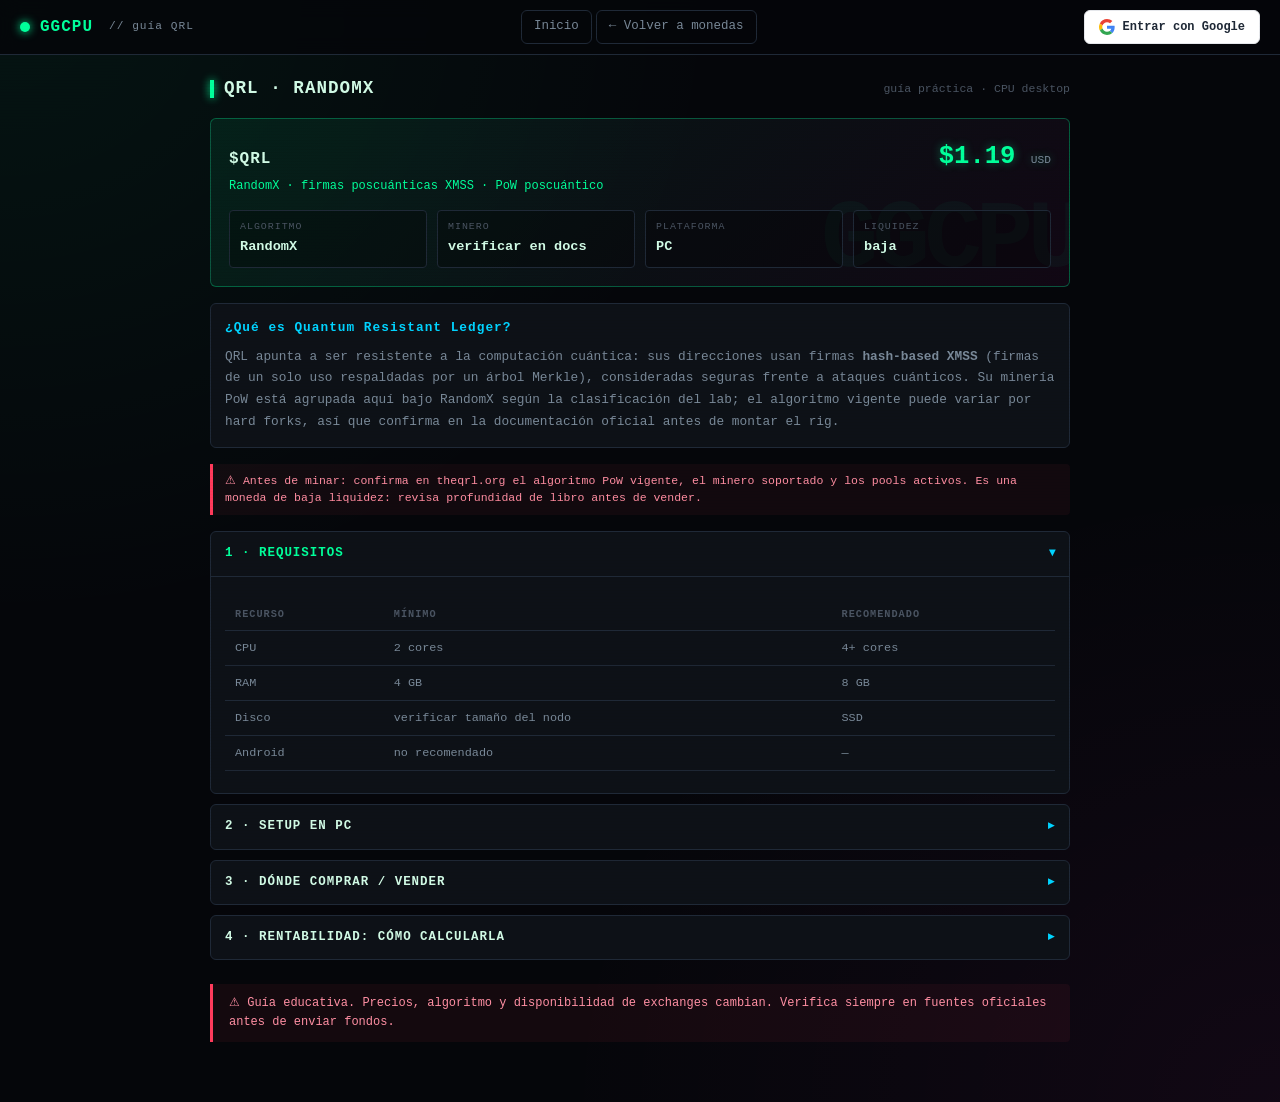
<file: blog/qrl.html>
<!DOCTYPE html>
<html lang="es">
<head>
<meta charset="UTF-8">
<meta name="viewport" content="width=device-width, initial-scale=1.0">
<meta name="description" content="QRL · RandomX en CPU · guía CPU-mining GGCPU">
<title>QRL · RandomX en CPU — GGCPU</title>
<link rel="stylesheet" href="../styles.css">
</head>
<body>

<div class="topbar">
  <div class="brand"><span class="dot"></span><span>GGCPU</span><small>// guía QRL</small></div>
  <nav class="nav">
    <a href="../index.html">Inicio</a>
    <a href="../index.html#monedas">← Volver a monedas</a>
  </nav>
  <div class="user-area">
    <button class="btn-login"><svg viewBox="0 0 48 48"><path fill="#EA4335" d="M24 9.5c3.54 0 6.71 1.22 9.21 3.6l6.85-6.85C35.9 2.38 30.47 0 24 0 14.62 0 6.51 5.38 2.56 13.22l7.98 6.19C12.43 13.72 17.74 9.5 24 9.5z"/><path fill="#4285F4" d="M46.98 24.55c0-1.57-.15-3.09-.38-4.55H24v9.02h12.94c-.58 2.96-2.26 5.48-4.78 7.18l7.73 6c4.51-4.18 7.09-10.36 7.09-17.65z"/><path fill="#FBBC05" d="M10.53 28.59c-.48-1.45-.76-2.99-.76-4.59s.27-3.14.76-4.59l-7.98-6.19C.92 16.46 0 20.12 0 24c0 3.88.92 7.54 2.56 10.78l7.97-6.19z"/><path fill="#34A853" d="M24 48c6.48 0 11.93-2.13 15.89-5.81l-7.73-6c-2.15 1.45-4.92 2.3-8.16 2.3-6.26 0-11.57-4.22-13.47-9.91l-7.98 6.19C6.51 42.62 14.62 48 24 48z"/></svg><span>Entrar con Google</span></button>
    <div class="user-profile" hidden>
      <img class="user-avatar" alt="avatar">
      <span class="user-name"></span>
      <button class="btn ghost" data-logout style="padding:5px 10px;font-size:.65rem">Salir</button>
    </div>
  </div>
</div>

<div class="layout layout-doc">
  <main>
    <section class="section">
      <div class="section-head">
        <h2>QRL · RandomX</h2>
        <span class="sub">guía práctica · CPU desktop</span>
      </div>

      <div class="token-card">
        <div class="row">
          <h3>$QRL</h3>
          <div class="price"><span class="price-value" data-cg="quantum-resistant-ledger">$1.19</span> <small>USD</small></div>
        </div>
        <div class="delta">RandomX · firmas poscuánticas XMSS · PoW poscuántico</div>
        <div class="stats">
          <div><span>Algoritmo</span><b>RandomX</b></div>
          <div><span>Minero</span><b>verificar en docs</b></div>
          <div><span>Plataforma</span><b>PC</b></div>
          <div><span>Liquidez</span><b>baja</b></div>
        </div>
      </div>

      <div class="card" style="margin-bottom:16px">
        <h4 style="color:var(--neon-2);font-size:.8rem;margin-bottom:8px;letter-spacing:1px">¿Qué es Quantum Resistant Ledger?</h4>
        <p style="font-size:.8rem;color:var(--text-dim);line-height:1.7">
          QRL apunta a ser resistente a la computación cuántica: sus direcciones usan firmas
          <b>hash-based XMSS</b> (firmas de un solo uso respaldadas por un árbol Merkle), consideradas
          seguras frente a ataques cuánticos. Su minería PoW está agrupada aquí bajo RandomX según la
          clasificación del lab; el algoritmo vigente puede variar por hard forks, así que confirma en la
          documentación oficial antes de montar el rig.</p>
      </div>

      <div class="warn warn-danger" style="margin-bottom:16px">
        ⚠ Antes de minar: confirma en theqrl.org el algoritmo PoW vigente, el minero soportado y los pools activos. Es una moneda de baja liquidez: revisa profundidad de libro antes de vender.
      </div>

      <details class="algo" open>
        <summary><span>1 · Requisitos</span><span class="arrow">▸</span></summary>
        <div class="algo-body">
          <table>
            <tr><th>Recurso</th><th>Mínimo</th><th>Recomendado</th></tr>
            <tr><td>CPU</td><td>2 cores</td><td>4+ cores</td></tr>
            <tr><td>RAM</td><td>4 GB</td><td>8 GB</td></tr>
            <tr><td>Disco</td><td>verificar tamaño del nodo</td><td>SSD</td></tr>
            <tr><td>Android</td><td>no recomendado</td><td>—</td></tr>
          </table>
        </div>
      </details>

      <details class="algo">
        <summary><span>2 · Setup en PC</span><span class="arrow">▸</span></summary>
        <div class="algo-body">
<p>Primero identifica en la documentación oficial el minero vigente y el pool (si lo hay). Si la red usa RandomX, XMRig es compatible cambiando pool y dirección:</p>
<pre><code>./xmrig -o POOL_DE_QRL:PUERTO \
  -u TU_DIRECCION_QRL -t 4</code></pre>
<p>Descarga la wallet oficial desde el sitio para generar tu dirección XMSS — <b>guarda la semilla en frío</b>, las firmas son de un solo uso.</p>
        </div>
      </details>

      <details class="algo">
        <summary><span>3 · Dónde comprar / vender</span><span class="arrow">▸</span></summary>
        <div class="algo-body">
          <p>Verifica la pestaña <b>Markets</b> de CoinGecko/CoinMarketCap para ver exchanges activos y pares. La liquidez es baja: para montos grandes, ejecuta órdenes divididas.</p>
          <div class="links">
            <a href="https://www.coingecko.com/en/coins/quantum-resistant-ledger" target="_blank" rel="noopener">CoinGecko</a>
            <a href="https://www.theqrl.org" target="_blank" rel="noopener">theqrl.org</a>
            <a href="https://github.com/theQRL" target="_blank" rel="noopener">GitHub</a>
          </div>
        </div>
      </details>

      <details class="algo">
        <summary><span>4 · Rentabilidad: cómo calcularla</span><span class="arrow">▸</span></summary>
        <div class="algo-body">
          <p><b>Beneficio neto diario</b> = ingreso bruto − (kW × 24 × $/kWh) − comisiones de pool − otros.</p>
          <p>Con poca liquidez, el precio puede moverse fuerte con poco volumen. Calcula el ingreso con el precio de venta realista (últimos trades), no con el último precio spot.</p>
        </div>
      </details>

      <div class="warn-global" style="margin-top:24px">
        ⚠ Guía educativa. Precios, algoritmo y disponibilidad de exchanges cambian. Verifica siempre en fuentes oficiales antes de enviar fondos.
      </div>
    </section>
  </main>
</div>

<script src="../app.js"></script>

</body>
</html>
</file>
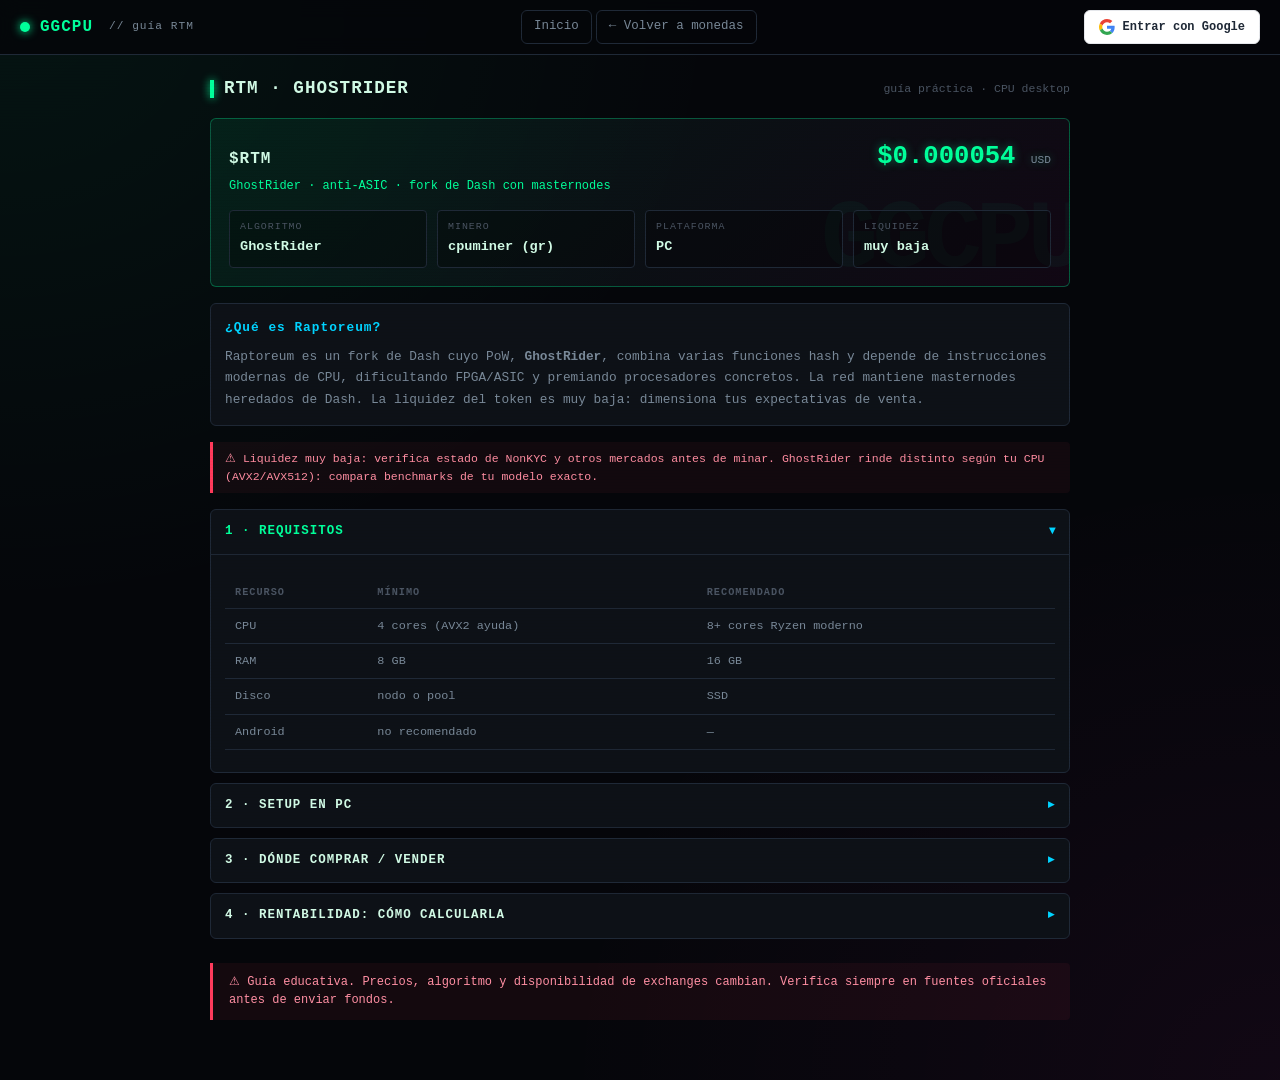
<file: blog/rtm.html>
<!DOCTYPE html>
<html lang="es">
<head>
<meta charset="UTF-8">
<meta name="viewport" content="width=device-width, initial-scale=1.0">
<meta name="description" content="RTM · GhostRider en CPU · guía CPU-mining GGCPU">
<title>RTM · GhostRider en CPU — GGCPU</title>
<link rel="stylesheet" href="../styles.css">
</head>
<body>

<div class="topbar">
  <div class="brand"><span class="dot"></span><span>GGCPU</span><small>// guía RTM</small></div>
  <nav class="nav">
    <a href="../index.html">Inicio</a>
    <a href="../index.html#monedas">← Volver a monedas</a>
  </nav>
  <div class="user-area">
    <button class="btn-login"><svg viewBox="0 0 48 48"><path fill="#EA4335" d="M24 9.5c3.54 0 6.71 1.22 9.21 3.6l6.85-6.85C35.9 2.38 30.47 0 24 0 14.62 0 6.51 5.38 2.56 13.22l7.98 6.19C12.43 13.72 17.74 9.5 24 9.5z"/><path fill="#4285F4" d="M46.98 24.55c0-1.57-.15-3.09-.38-4.55H24v9.02h12.94c-.58 2.96-2.26 5.48-4.78 7.18l7.73 6c4.51-4.18 7.09-10.36 7.09-17.65z"/><path fill="#FBBC05" d="M10.53 28.59c-.48-1.45-.76-2.99-.76-4.59s.27-3.14.76-4.59l-7.98-6.19C.92 16.46 0 20.12 0 24c0 3.88.92 7.54 2.56 10.78l7.97-6.19z"/><path fill="#34A853" d="M24 48c6.48 0 11.93-2.13 15.89-5.81l-7.73-6c-2.15 1.45-4.92 2.3-8.16 2.3-6.26 0-11.57-4.22-13.47-9.91l-7.98 6.19C6.51 42.62 14.62 48 24 48z"/></svg><span>Entrar con Google</span></button>
    <div class="user-profile" hidden>
      <img class="user-avatar" alt="avatar">
      <span class="user-name"></span>
      <button class="btn ghost" data-logout style="padding:5px 10px;font-size:.65rem">Salir</button>
    </div>
  </div>
</div>

<div class="layout layout-doc">
  <main>
    <section class="section">
      <div class="section-head">
        <h2>RTM · GhostRider</h2>
        <span class="sub">guía práctica · CPU desktop</span>
      </div>

      <div class="token-card">
        <div class="row">
          <h3>$RTM</h3>
          <div class="price"><span class="price-value" data-cg="raptoreum">$0.000054</span> <small>USD</small></div>
        </div>
        <div class="delta">GhostRider · anti-ASIC · fork de Dash con masternodes</div>
        <div class="stats">
          <div><span>Algoritmo</span><b>GhostRider</b></div>
          <div><span>Minero</span><b>cpuminer (gr)</b></div>
          <div><span>Plataforma</span><b>PC</b></div>
          <div><span>Liquidez</span><b>muy baja</b></div>
        </div>
      </div>

      <div class="card" style="margin-bottom:16px">
        <h4 style="color:var(--neon-2);font-size:.8rem;margin-bottom:8px;letter-spacing:1px">¿Qué es Raptoreum?</h4>
        <p style="font-size:.8rem;color:var(--text-dim);line-height:1.7">
          Raptoreum es un fork de Dash cuyo PoW, <b>GhostRider</b>, combina varias funciones hash y
          depende de instrucciones modernas de CPU, dificultando FPGA/ASIC y premiando procesadores
          concretos. La red mantiene masternodes heredados de Dash. La liquidez del token es muy baja:
          dimensiona tus expectativas de venta.</p>
      </div>

      <div class="warn warn-danger" style="margin-bottom:16px">
        ⚠ Liquidez muy baja: verifica estado de NonKYC y otros mercados antes de minar. GhostRider rinde distinto según tu CPU (AVX2/AVX512): compara benchmarks de tu modelo exacto.
      </div>

      <details class="algo" open>
        <summary><span>1 · Requisitos</span><span class="arrow">▸</span></summary>
        <div class="algo-body">
          <table>
            <tr><th>Recurso</th><th>Mínimo</th><th>Recomendado</th></tr>
            <tr><td>CPU</td><td>4 cores (AVX2 ayuda)</td><td>8+ cores Ryzen moderno</td></tr>
            <tr><td>RAM</td><td>8 GB</td><td>16 GB</td></tr>
            <tr><td>Disco</td><td>nodo o pool</td><td>SSD</td></tr>
            <tr><td>Android</td><td>no recomendado</td><td>—</td></tr>
          </table>
        </div>
      </details>

      <details class="algo">
        <summary><span>2 · Setup en PC</span><span class="arrow">▸</span></summary>
        <div class="algo-body">
<p>GhostRider se mina con cpuminer-opt (soporta el algoritmo <code>gr</code>):</p>
<pre><code>git clone https://github.com/JayDDee/cpuminer-opt.git
cd cpuminer-opt
./build-cores.sh   # o ./configure &amp;&amp; make</code></pre>
<p>Ejecuta contra un pool de RTM (verifica la URL vigente en los canales del proyecto):</p>
<pre><code>./cpuminer -a gr -o stratum+tcp://POOL:PUERTO \
  -u TU_WALLET_RTM -t 4</code></pre>
        </div>
      </details>

      <details class="algo">
        <summary><span>3 · Dónde comprar / vender</span><span class="arrow">▸</span></summary>
        <div class="algo-body">
          <p>Los mercados son pequeños (NonKYC y similares): confirma que los depósitos/retiros funcionan con una prueba mínima antes de minar semanas.</p>
          <div class="links">
            <a href="https://www.coingecko.com/en/coins/raptoreum" target="_blank" rel="noopener">CoinGecko</a>
            <a href="https://raptoreum.com" target="_blank" rel="noopener">raptoreum.com</a>
            <a href="https://github.com/Raptoreum" target="_blank" rel="noopener">GitHub</a>
          </div>
        </div>
      </details>

      <details class="algo">
        <summary><span>4 · Rentabilidad: cómo calcularla</span><span class="arrow">▸</span></summary>
        <div class="algo-body">
          <p><b>Beneficio neto diario</b> = ingreso bruto − (kW × 24 × $/kWh) − comisiones de pool − otros.</p>
          <p>GhostRider es muy sensible al modelo de CPU: dos procesadores con el mismo consumo pueden diferir 3–5× en hash/s. Busca el benchmark de tu CPU exacto antes de decidir.</p>
        </div>
      </details>

      <div class="warn-global" style="margin-top:24px">
        ⚠ Guía educativa. Precios, algoritmo y disponibilidad de exchanges cambian. Verifica siempre en fuentes oficiales antes de enviar fondos.
      </div>
    </section>
  </main>
</div>

<script src="../app.js"></script>

</body>
</html>
</file>
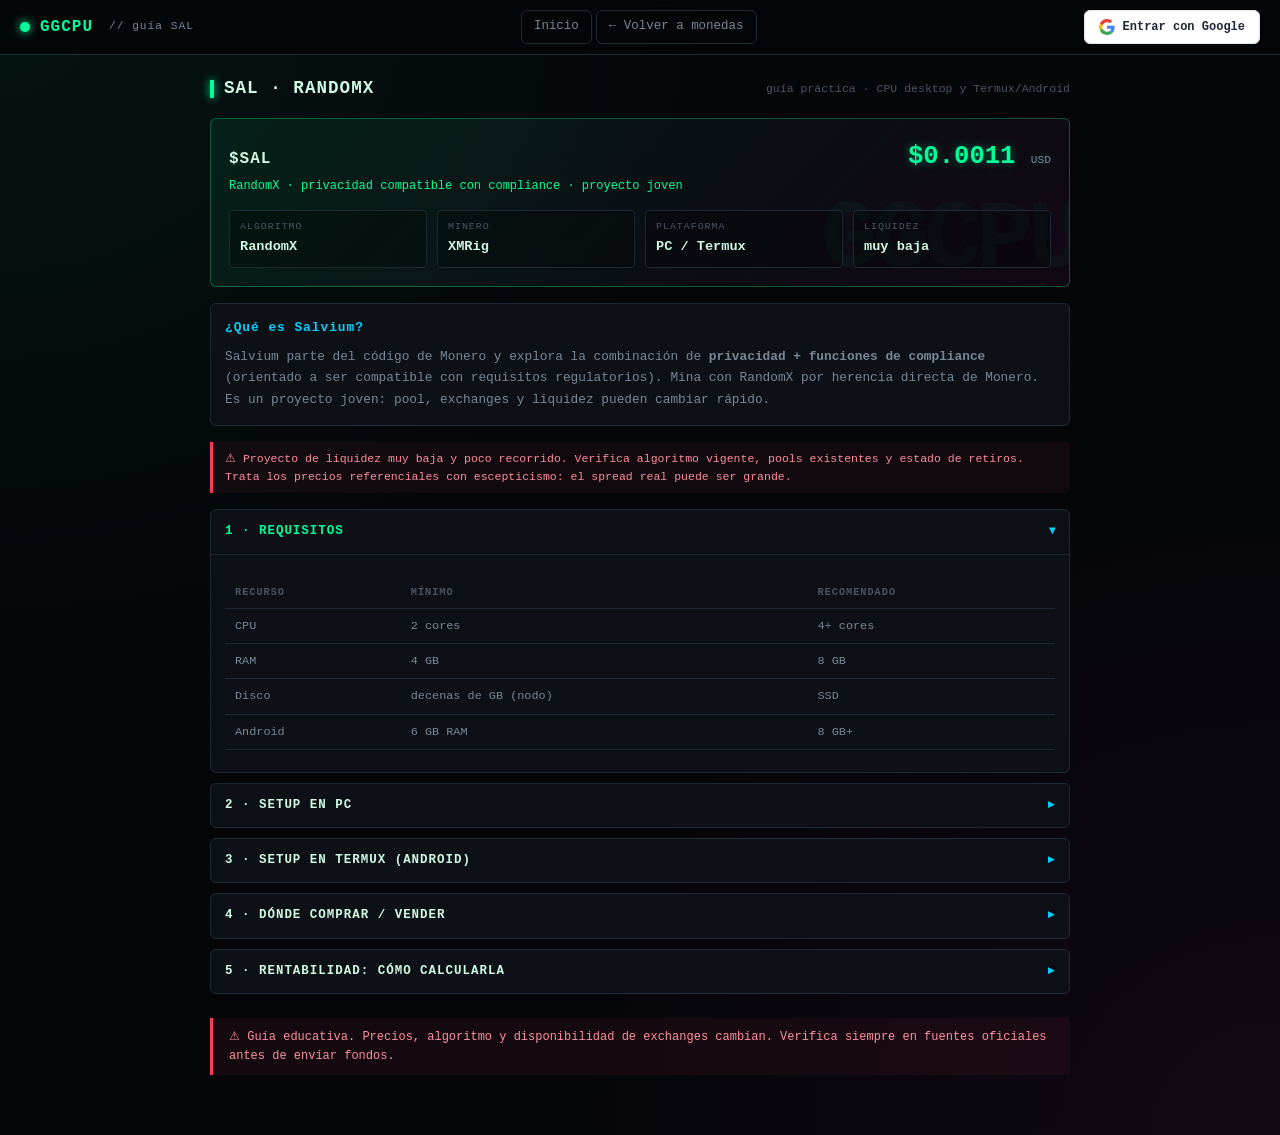
<file: blog/sal.html>
<!DOCTYPE html>
<html lang="es">
<head>
<meta charset="UTF-8">
<meta name="viewport" content="width=device-width, initial-scale=1.0">
<meta name="description" content="SAL · RandomX en CPU · guía CPU-mining GGCPU">
<title>SAL · RandomX en CPU — GGCPU</title>
<link rel="stylesheet" href="../styles.css">
</head>
<body>

<div class="topbar">
  <div class="brand"><span class="dot"></span><span>GGCPU</span><small>// guía SAL</small></div>
  <nav class="nav">
    <a href="../index.html">Inicio</a>
    <a href="../index.html#monedas">← Volver a monedas</a>
  </nav>
  <div class="user-area">
    <button class="btn-login"><svg viewBox="0 0 48 48"><path fill="#EA4335" d="M24 9.5c3.54 0 6.71 1.22 9.21 3.6l6.85-6.85C35.9 2.38 30.47 0 24 0 14.62 0 6.51 5.38 2.56 13.22l7.98 6.19C12.43 13.72 17.74 9.5 24 9.5z"/><path fill="#4285F4" d="M46.98 24.55c0-1.57-.15-3.09-.38-4.55H24v9.02h12.94c-.58 2.96-2.26 5.48-4.78 7.18l7.73 6c4.51-4.18 7.09-10.36 7.09-17.65z"/><path fill="#FBBC05" d="M10.53 28.59c-.48-1.45-.76-2.99-.76-4.59s.27-3.14.76-4.59l-7.98-6.19C.92 16.46 0 20.12 0 24c0 3.88.92 7.54 2.56 10.78l7.97-6.19z"/><path fill="#34A853" d="M24 48c6.48 0 11.93-2.13 15.89-5.81l-7.73-6c-2.15 1.45-4.92 2.3-8.16 2.3-6.26 0-11.57-4.22-13.47-9.91l-7.98 6.19C6.51 42.62 14.62 48 24 48z"/></svg><span>Entrar con Google</span></button>
    <div class="user-profile" hidden>
      <img class="user-avatar" alt="avatar">
      <span class="user-name"></span>
      <button class="btn ghost" data-logout style="padding:5px 10px;font-size:.65rem">Salir</button>
    </div>
  </div>
</div>

<div class="layout layout-doc">
  <main>
    <section class="section">
      <div class="section-head">
        <h2>SAL · RandomX</h2>
        <span class="sub">guía práctica · CPU desktop y Termux/Android</span>
      </div>

      <div class="token-card">
        <div class="row">
          <h3>$SAL</h3>
          <div class="price"><span class="price-value" data-cg="salvium">$0.0011</span> <small>USD</small></div>
        </div>
        <div class="delta">RandomX · privacidad compatible con compliance · proyecto joven</div>
        <div class="stats">
          <div><span>Algoritmo</span><b>RandomX</b></div>
          <div><span>Minero</span><b>XMRig</b></div>
          <div><span>Plataforma</span><b>PC / Termux</b></div>
          <div><span>Liquidez</span><b>muy baja</b></div>
        </div>
      </div>

      <div class="card" style="margin-bottom:16px">
        <h4 style="color:var(--neon-2);font-size:.8rem;margin-bottom:8px;letter-spacing:1px">¿Qué es Salvium?</h4>
        <p style="font-size:.8rem;color:var(--text-dim);line-height:1.7">
          Salvium parte del código de Monero y explora la combinación de <b>privacidad + funciones de
          compliance</b> (orientado a ser compatible con requisitos regulatorios). Mina con RandomX por
          herencia directa de Monero. Es un proyecto joven: pool, exchanges y liquidez pueden cambiar rápido.</p>
      </div>

      <div class="warn warn-danger" style="margin-bottom:16px">
        ⚠ Proyecto de liquidez muy baja y poco recorrido. Verifica algoritmo vigente, pools existentes y estado de retiros. Trata los precios referenciales con escepticismo: el spread real puede ser grande.
      </div>

      <details class="algo" open>
        <summary><span>1 · Requisitos</span><span class="arrow">▸</span></summary>
        <div class="algo-body">
          <table>
            <tr><th>Recurso</th><th>Mínimo</th><th>Recomendado</th></tr>
            <tr><td>CPU</td><td>2 cores</td><td>4+ cores</td></tr>
            <tr><td>RAM</td><td>4 GB</td><td>8 GB</td></tr>
            <tr><td>Disco</td><td>decenas de GB (nodo)</td><td>SSD</td></tr>
            <tr><td>Android</td><td>6 GB RAM</td><td>8 GB+</td></tr>
          </table>
        </div>
      </details>

      <details class="algo">
        <summary><span>2 · Setup en PC</span><span class="arrow">▸</span></summary>
        <div class="algo-body">
<p>Por herencia CryptoNote/RandomX, XMRig suele ser compatible: consulta los pools listados por el proyecto y ajusta puerto/dirección:</p>
<pre><code>./xmrig -o POOL_DE_SAL:PUERTO \
  -u TU_DIRECCION_SAL -t 4</code></pre>
<p>Wallet desde salvium.io o el repo oficial del proyecto.</p>
        </div>
      </details>

      <details class="algo">
        <summary><span>3 · Setup en Termux (Android)</span><span class="arrow">▸</span></summary>
        <div class="algo-body">
<p>Misma familia RandomX: compila XMRig en Termux y apunta al pool vigente.</p>
<pre><code>pkg update &amp;&amp; pkg install git cmake clang make -y
git clone https://github.com/xmrig/xmrig.git
cd xmrig &amp;&amp; mkdir build &amp;&amp; cd build
cmake .. &amp;&amp; make -j2
./xmrig -o POOL_DE_SAL:PUERTO -u TU_WALLET -t 2</code></pre>
<p class="warn">⚠ Con monedas tan pequeñas, calcula primero si el ingreso/día justifica el desgaste del móvil.</p>
        </div>
      </details>

      <details class="algo">
        <summary><span>4 · Dónde comprar / vender</span><span class="arrow">▸</span></summary>
        <div class="algo-body">
          <p>Liquidez muy baja: probablemente solo DEX/DEX agregadores y algún exchange pequeño. Antes de minar, prueba la ruta de salida completa con un monto mínimo.</p>
          <div class="links">
            <a href="https://www.coingecko.com/en/coins/salvium" target="_blank" rel="noopener">CoinGecko</a>
            <a href="https://salvium.io" target="_blank" rel="noopener">salvium.io</a>
          </div>
        </div>
      </details>

      <details class="algo">
        <summary><span>5 · Rentabilidad: cómo calcularla</span><span class="arrow">▸</span></summary>
        <div class="algo-body">
          <p><b>Beneficio neto diario</b> = ingreso bruto − (kW × 24 × $/kWh) − comisiones de pool − otros.</p>
          <p>Los proyectos pequeños pueden pagar mejor en teoría (menos competencia de hashrate) pero el riesgo de precio/liquidez es mucho mayor: dimensiona la posición para poder salir.</p>
        </div>
      </details>

      <div class="warn-global" style="margin-top:24px">
        ⚠ Guía educativa. Precios, algoritmo y disponibilidad de exchanges cambian. Verifica siempre en fuentes oficiales antes de enviar fondos.
      </div>
    </section>
  </main>
</div>

<script src="../app.js"></script>

</body>
</html>
</file>
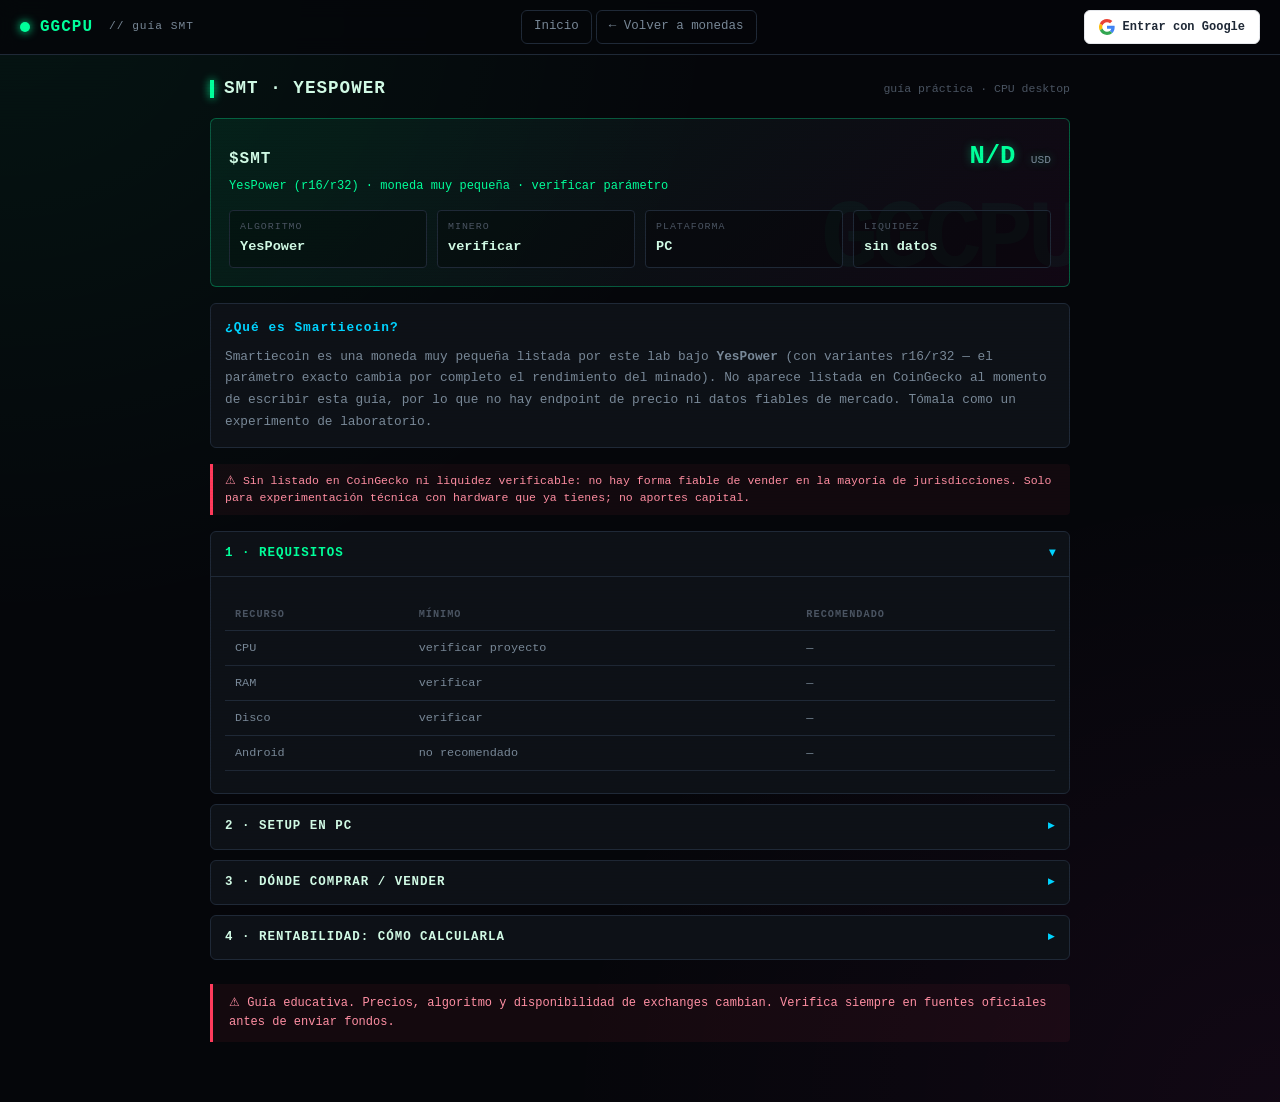
<file: blog/smt.html>
<!DOCTYPE html>
<html lang="es">
<head>
<meta charset="UTF-8">
<meta name="viewport" content="width=device-width, initial-scale=1.0">
<meta name="description" content="SMT · YesPower en CPU · guía CPU-mining GGCPU">
<title>SMT · YesPower en CPU — GGCPU</title>
<link rel="stylesheet" href="../styles.css">
</head>
<body>

<div class="topbar">
  <div class="brand"><span class="dot"></span><span>GGCPU</span><small>// guía SMT</small></div>
  <nav class="nav">
    <a href="../index.html">Inicio</a>
    <a href="../index.html#monedas">← Volver a monedas</a>
  </nav>
  <div class="user-area">
    <button class="btn-login"><svg viewBox="0 0 48 48"><path fill="#EA4335" d="M24 9.5c3.54 0 6.71 1.22 9.21 3.6l6.85-6.85C35.9 2.38 30.47 0 24 0 14.62 0 6.51 5.38 2.56 13.22l7.98 6.19C12.43 13.72 17.74 9.5 24 9.5z"/><path fill="#4285F4" d="M46.98 24.55c0-1.57-.15-3.09-.38-4.55H24v9.02h12.94c-.58 2.96-2.26 5.48-4.78 7.18l7.73 6c4.51-4.18 7.09-10.36 7.09-17.65z"/><path fill="#FBBC05" d="M10.53 28.59c-.48-1.45-.76-2.99-.76-4.59s.27-3.14.76-4.59l-7.98-6.19C.92 16.46 0 20.12 0 24c0 3.88.92 7.54 2.56 10.78l7.97-6.19z"/><path fill="#34A853" d="M24 48c6.48 0 11.93-2.13 15.89-5.81l-7.73-6c-2.15 1.45-4.92 2.3-8.16 2.3-6.26 0-11.57-4.22-13.47-9.91l-7.98 6.19C6.51 42.62 14.62 48 24 48z"/></svg><span>Entrar con Google</span></button>
    <div class="user-profile" hidden>
      <img class="user-avatar" alt="avatar">
      <span class="user-name"></span>
      <button class="btn ghost" data-logout style="padding:5px 10px;font-size:.65rem">Salir</button>
    </div>
  </div>
</div>

<div class="layout layout-doc">
  <main>
    <section class="section">
      <div class="section-head">
        <h2>SMT · YesPower</h2>
        <span class="sub">guía práctica · CPU desktop</span>
      </div>

      <div class="token-card">
        <div class="row">
          <h3>$SMT</h3>
          <div class="price"><span class="price-value" data-cg="">N/D</span> <small>USD</small></div>
        </div>
        <div class="delta">YesPower (r16/r32) · moneda muy pequeña · verificar parámetro</div>
        <div class="stats">
          <div><span>Algoritmo</span><b>YesPower</b></div>
          <div><span>Minero</span><b>verificar</b></div>
          <div><span>Plataforma</span><b>PC</b></div>
          <div><span>Liquidez</span><b>sin datos</b></div>
        </div>
      </div>

      <div class="card" style="margin-bottom:16px">
        <h4 style="color:var(--neon-2);font-size:.8rem;margin-bottom:8px;letter-spacing:1px">¿Qué es Smartiecoin?</h4>
        <p style="font-size:.8rem;color:var(--text-dim);line-height:1.7">
          Smartiecoin es una moneda muy pequeña listada por este lab bajo <b>YesPower</b> (con variantes
          r16/r32 — el parámetro exacto cambia por completo el rendimiento del minado). No aparece
          listada en CoinGecko al momento de escribir esta guía, por lo que no hay endpoint de precio
          ni datos fiables de mercado. Tómala como un experimento de laboratorio.</p>
      </div>

      <div class="warn warn-danger" style="margin-bottom:16px">
        ⚠ Sin listado en CoinGecko ni liquidez verificable: no hay forma fiable de vender en la mayoría de jurisdicciones. Solo para experimentación técnica con hardware que ya tienes; no aportes capital.
      </div>

      <details class="algo" open>
        <summary><span>1 · Requisitos</span><span class="arrow">▸</span></summary>
        <div class="algo-body">
          <table>
            <tr><th>Recurso</th><th>Mínimo</th><th>Recomendado</th></tr>
            <tr><td>CPU</td><td>verificar proyecto</td><td>—</td></tr>
            <tr><td>RAM</td><td>verificar</td><td>—</td></tr>
            <tr><td>Disco</td><td>verificar</td><td>—</td></tr>
            <tr><td>Android</td><td>no recomendado</td><td>—</td></tr>
          </table>
        </div>
      </details>

      <details class="algo">
        <summary><span>2 · Setup en PC</span><span class="arrow">▸</span></summary>
        <div class="algo-body">
<p>Si confirmas que sigue viva en sus canales oficiales, YesPower se mina con cpuminer (algoritmo <code>yespower</code> o su variante exacta):</p>
<pre><code>./cpuminer -a yespower-VARIANTE \
  -o stratum+tcp://POOL:PUERTO -u TU_WALLET -t 4</code></pre>
<p>Pero primero: verifica que la red está viva (últimos bloques recientes) y que existe una ruta de salida real.</p>
        </div>
      </details>

      <details class="algo">
        <summary><span>3 · Dónde comprar / vender</span><span class="arrow">▸</span></summary>
        <div class="algo-body">
          <p>No hay mercado verificado en CoinGecko. Si el proyecto lista algún exchange, confirma retiros activos con una prueba mínima.</p>
          <div class="links">
            <a href="https://www.coingecko.com/en/search?query=smartiecoin" target="_blank" rel="noopener">Búsqueda CoinGecko</a>
          </div>
        </div>
      </details>

      <details class="algo">
        <summary><span>4 · Rentabilidad: cómo calcularla</span><span class="arrow">▸</span></summary>
        <div class="algo-body">
          <p><b>Beneficio neto diario</b> = ingreso bruto − (kW × 24 × $/kWh) − comisiones de pool − otros.</p>
          <p>Sin precio de mercado fiable, no se puede calcular rentabilidad. Úsalo para aprender YesPower y probar configuraciones de cpuminer, no para generar ingreso.</p>
        </div>
      </details>

      <div class="warn-global" style="margin-top:24px">
        ⚠ Guía educativa. Precios, algoritmo y disponibilidad de exchanges cambian. Verifica siempre en fuentes oficiales antes de enviar fondos.
      </div>
    </section>
  </main>
</div>

<script src="../app.js"></script>

</body>
</html>
</file>
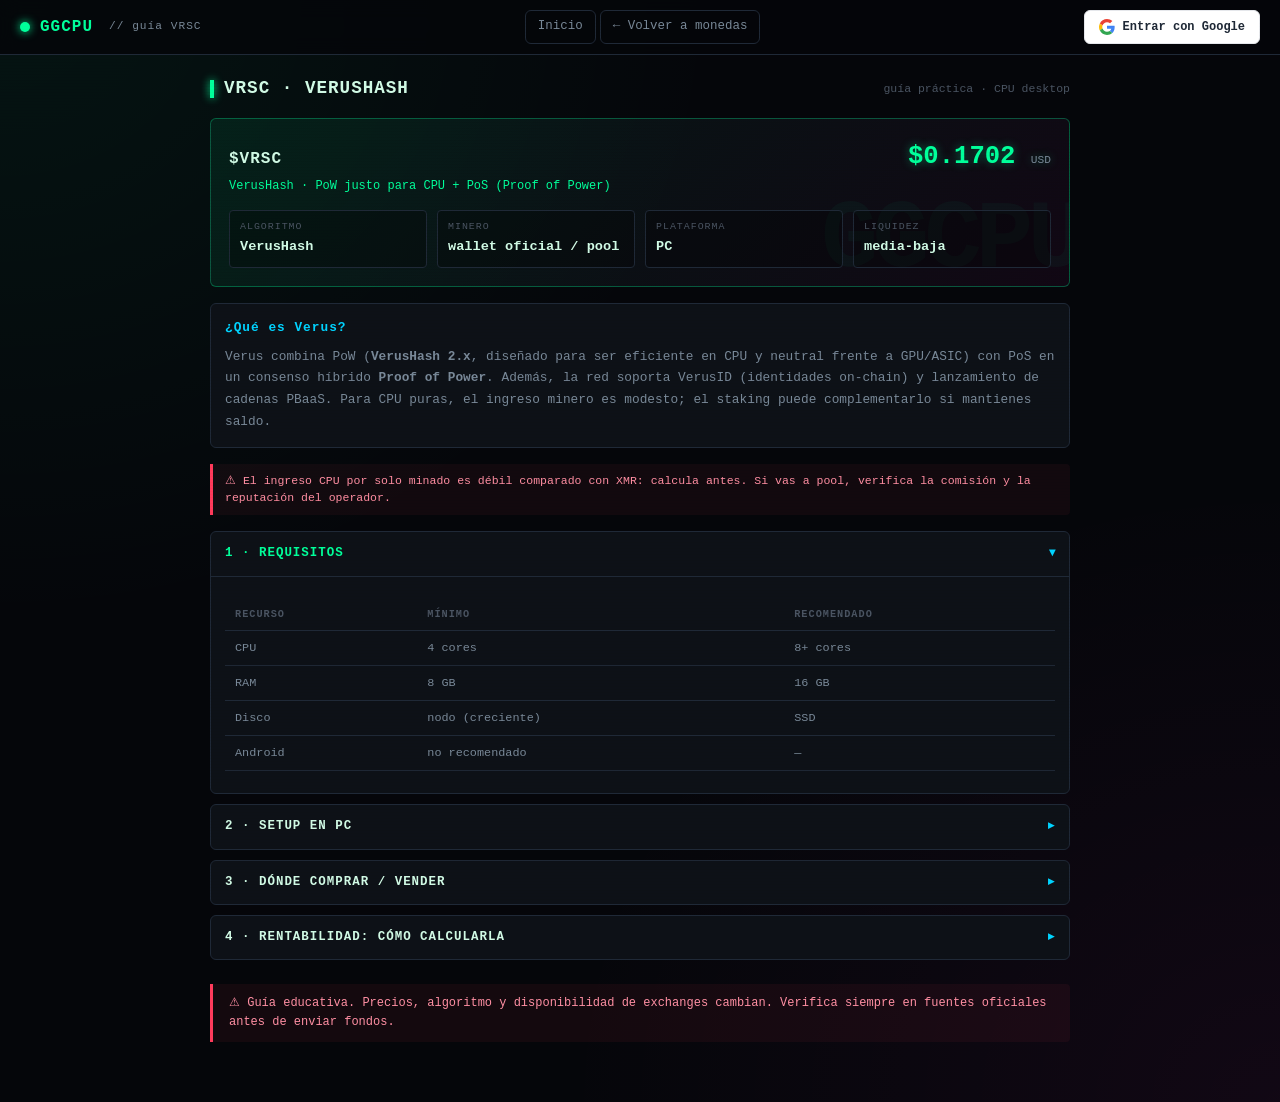
<file: blog/vrsc.html>
<!DOCTYPE html>
<html lang="es">
<head>
<meta charset="UTF-8">
<meta name="viewport" content="width=device-width, initial-scale=1.0">
<meta name="description" content="VRSC · VerusHash en CPU · guía CPU-mining GGCPU">
<title>VRSC · VerusHash en CPU — GGCPU</title>
<link rel="stylesheet" href="../styles.css">
</head>
<body>

<div class="topbar">
  <div class="brand"><span class="dot"></span><span>GGCPU</span><small>// guía VRSC</small></div>
  <nav class="nav">
    <a href="../index.html">Inicio</a>
    <a href="../index.html#monedas">← Volver a monedas</a>
  </nav>
  <div class="user-area">
    <button class="btn-login"><svg viewBox="0 0 48 48"><path fill="#EA4335" d="M24 9.5c3.54 0 6.71 1.22 9.21 3.6l6.85-6.85C35.9 2.38 30.47 0 24 0 14.62 0 6.51 5.38 2.56 13.22l7.98 6.19C12.43 13.72 17.74 9.5 24 9.5z"/><path fill="#4285F4" d="M46.98 24.55c0-1.57-.15-3.09-.38-4.55H24v9.02h12.94c-.58 2.96-2.26 5.48-4.78 7.18l7.73 6c4.51-4.18 7.09-10.36 7.09-17.65z"/><path fill="#FBBC05" d="M10.53 28.59c-.48-1.45-.76-2.99-.76-4.59s.27-3.14.76-4.59l-7.98-6.19C.92 16.46 0 20.12 0 24c0 3.88.92 7.54 2.56 10.78l7.97-6.19z"/><path fill="#34A853" d="M24 48c6.48 0 11.93-2.13 15.89-5.81l-7.73-6c-2.15 1.45-4.92 2.3-8.16 2.3-6.26 0-11.57-4.22-13.47-9.91l-7.98 6.19C6.51 42.62 14.62 48 24 48z"/></svg><span>Entrar con Google</span></button>
    <div class="user-profile" hidden>
      <img class="user-avatar" alt="avatar">
      <span class="user-name"></span>
      <button class="btn ghost" data-logout style="padding:5px 10px;font-size:.65rem">Salir</button>
    </div>
  </div>
</div>

<div class="layout layout-doc">
  <main>
    <section class="section">
      <div class="section-head">
        <h2>VRSC · VerusHash</h2>
        <span class="sub">guía práctica · CPU desktop</span>
      </div>

      <div class="token-card">
        <div class="row">
          <h3>$VRSC</h3>
          <div class="price"><span class="price-value" data-cg="verus-coin">$0.1702</span> <small>USD</small></div>
        </div>
        <div class="delta">VerusHash · PoW justo para CPU + PoS (Proof of Power)</div>
        <div class="stats">
          <div><span>Algoritmo</span><b>VerusHash</b></div>
          <div><span>Minero</span><b>wallet oficial / pool</b></div>
          <div><span>Plataforma</span><b>PC</b></div>
          <div><span>Liquidez</span><b>media-baja</b></div>
        </div>
      </div>

      <div class="card" style="margin-bottom:16px">
        <h4 style="color:var(--neon-2);font-size:.8rem;margin-bottom:8px;letter-spacing:1px">¿Qué es Verus?</h4>
        <p style="font-size:.8rem;color:var(--text-dim);line-height:1.7">
          Verus combina PoW (<b>VerusHash 2.x</b>, diseñado para ser eficiente en CPU y neutral frente a
          GPU/ASIC) con PoS en un consenso híbrido <b>Proof of Power</b>. Además, la red soporta
          VerusID (identidades on-chain) y lanzamiento de cadenas PBaaS. Para CPU puras, el ingreso
          minero es modesto; el staking puede complementarlo si mantienes saldo.</p>
      </div>

      <div class="warn warn-danger" style="margin-bottom:16px">
        ⚠ El ingreso CPU por solo minado es débil comparado con XMR: calcula antes. Si vas a pool, verifica la comisión y la reputación del operador.
      </div>

      <details class="algo" open>
        <summary><span>1 · Requisitos</span><span class="arrow">▸</span></summary>
        <div class="algo-body">
          <table>
            <tr><th>Recurso</th><th>Mínimo</th><th>Recomendado</th></tr>
            <tr><td>CPU</td><td>4 cores</td><td>8+ cores</td></tr>
            <tr><td>RAM</td><td>8 GB</td><td>16 GB</td></tr>
            <tr><td>Disco</td><td>nodo (creciente)</td><td>SSD</td></tr>
            <tr><td>Android</td><td>no recomendado</td><td>—</td></tr>
          </table>
        </div>
      </details>

      <details class="algo">
        <summary><span>2 · Setup en PC</span><span class="arrow">▸</span></summary>
        <div class="algo-body">
<p>La vía más simple: Verus Desktop con minería integrada (configuración mínima). Por CLI, compila el nodo oficial:</p>
<pre><code>git clone https://github.com/VerusCoin/VerusCoin.git
cd VerusCoin
./zcutil/build.sh -j$(nproc)</code></pre>
<p>Para pool: consulta la lista vigente de pools en la comunidad y usa el minero recomendado por ellos con tu dirección VRSC.</p>
        </div>
      </details>

      <details class="algo">
        <summary><span>3 · Dónde comprar / vender</span><span class="arrow">▸</span></summary>
        <div class="algo-body">
          <p>Verus tiene liquidez media-baja: revisa pares activos en CoinGecko. Si mantienes VRSC, el staking añade ingreso pasivo — evalúalo junto al minado.</p>
          <div class="links">
            <a href="https://www.coingecko.com/en/coins/verus-coin" target="_blank" rel="noopener">CoinGecko</a>
            <a href="https://verus.io" target="_blank" rel="noopener">verus.io</a>
            <a href="https://github.com/VerusCoin" target="_blank" rel="noopener">GitHub</a>
          </div>
        </div>
      </details>

      <details class="algo">
        <summary><span>4 · Rentabilidad: cómo calcularla</span><span class="arrow">▸</span></summary>
        <div class="algo-body">
          <p><b>Beneficio neto diario</b> = ingreso bruto − (kW × 24 × $/kWh) − comisiones de pool − otros.</p>
          <p>Suma las dos fuentes: minado (PoW) + staking (PoS si tienes saldo). En CPUs eficientes, VerusHash puede competir con RandomX; en CPUs viejas, normalmente pierde.</p>
        </div>
      </details>

      <div class="warn-global" style="margin-top:24px">
        ⚠ Guía educativa. Precios, algoritmo y disponibilidad de exchanges cambian. Verifica siempre en fuentes oficiales antes de enviar fondos.
      </div>
    </section>
  </main>
</div>

<script src="../app.js"></script>

</body>
</html>
</file>
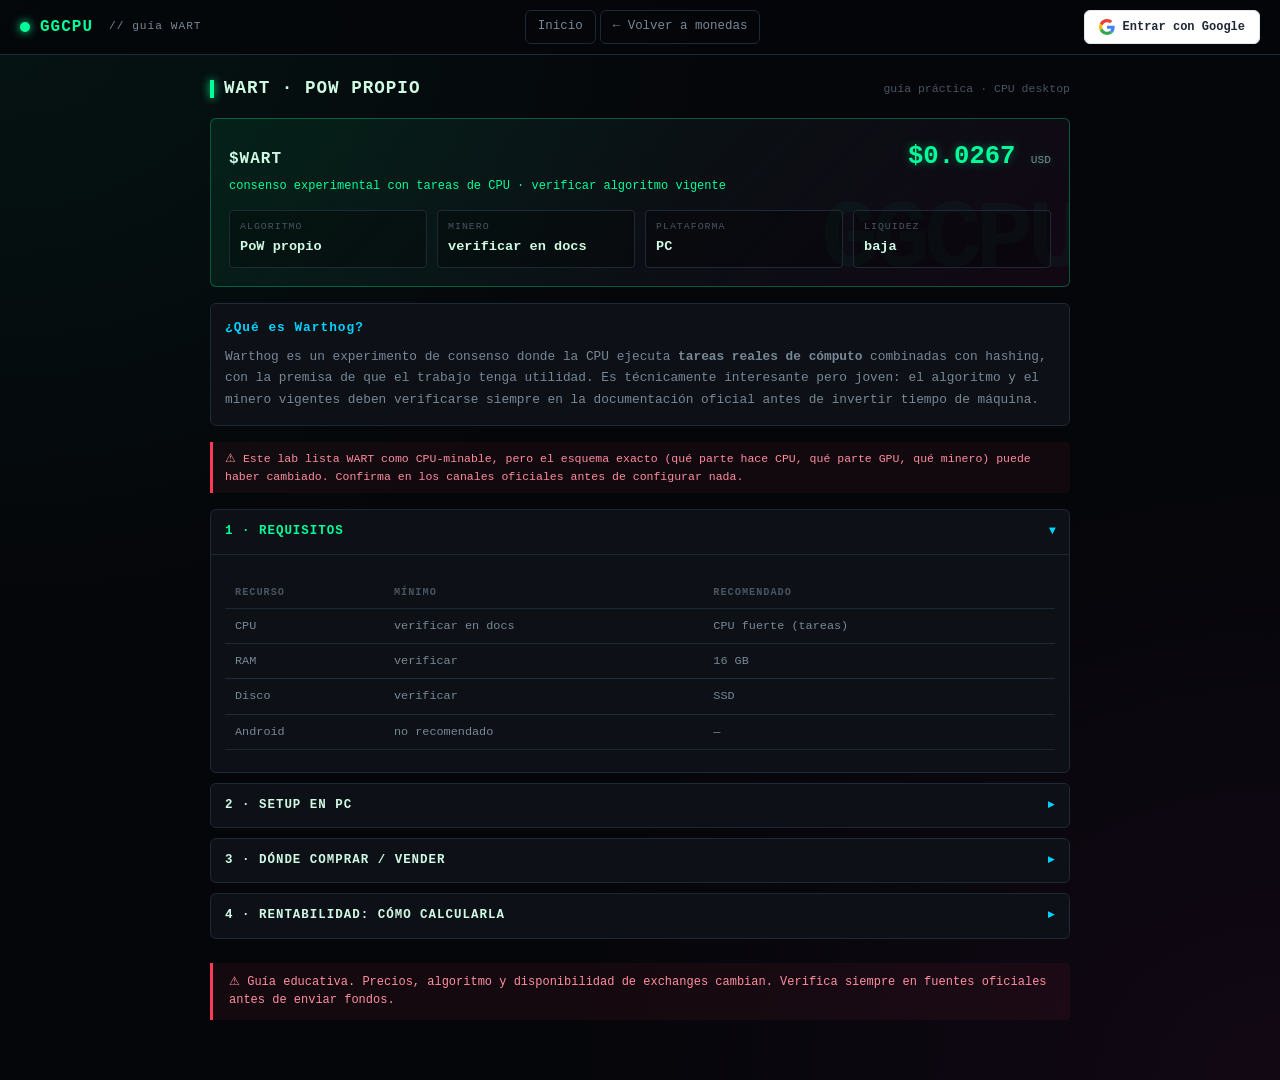
<file: blog/wart.html>
<!DOCTYPE html>
<html lang="es">
<head>
<meta charset="UTF-8">
<meta name="viewport" content="width=device-width, initial-scale=1.0">
<meta name="description" content="WART · PoW propio en CPU · guía CPU-mining GGCPU">
<title>WART · PoW propio en CPU — GGCPU</title>
<link rel="stylesheet" href="../styles.css">
</head>
<body>

<div class="topbar">
  <div class="brand"><span class="dot"></span><span>GGCPU</span><small>// guía WART</small></div>
  <nav class="nav">
    <a href="../index.html">Inicio</a>
    <a href="../index.html#monedas">← Volver a monedas</a>
  </nav>
  <div class="user-area">
    <button class="btn-login"><svg viewBox="0 0 48 48"><path fill="#EA4335" d="M24 9.5c3.54 0 6.71 1.22 9.21 3.6l6.85-6.85C35.9 2.38 30.47 0 24 0 14.62 0 6.51 5.38 2.56 13.22l7.98 6.19C12.43 13.72 17.74 9.5 24 9.5z"/><path fill="#4285F4" d="M46.98 24.55c0-1.57-.15-3.09-.38-4.55H24v9.02h12.94c-.58 2.96-2.26 5.48-4.78 7.18l7.73 6c4.51-4.18 7.09-10.36 7.09-17.65z"/><path fill="#FBBC05" d="M10.53 28.59c-.48-1.45-.76-2.99-.76-4.59s.27-3.14.76-4.59l-7.98-6.19C.92 16.46 0 20.12 0 24c0 3.88.92 7.54 2.56 10.78l7.97-6.19z"/><path fill="#34A853" d="M24 48c6.48 0 11.93-2.13 15.89-5.81l-7.73-6c-2.15 1.45-4.92 2.3-8.16 2.3-6.26 0-11.57-4.22-13.47-9.91l-7.98 6.19C6.51 42.62 14.62 48 24 48z"/></svg><span>Entrar con Google</span></button>
    <div class="user-profile" hidden>
      <img class="user-avatar" alt="avatar">
      <span class="user-name"></span>
      <button class="btn ghost" data-logout style="padding:5px 10px;font-size:.65rem">Salir</button>
    </div>
  </div>
</div>

<div class="layout layout-doc">
  <main>
    <section class="section">
      <div class="section-head">
        <h2>WART · PoW propio</h2>
        <span class="sub">guía práctica · CPU desktop</span>
      </div>

      <div class="token-card">
        <div class="row">
          <h3>$WART</h3>
          <div class="price"><span class="price-value" data-cg="warthog">$0.0267</span> <small>USD</small></div>
        </div>
        <div class="delta">consenso experimental con tareas de CPU · verificar algoritmo vigente</div>
        <div class="stats">
          <div><span>Algoritmo</span><b>PoW propio</b></div>
          <div><span>Minero</span><b>verificar en docs</b></div>
          <div><span>Plataforma</span><b>PC</b></div>
          <div><span>Liquidez</span><b>baja</b></div>
        </div>
      </div>

      <div class="card" style="margin-bottom:16px">
        <h4 style="color:var(--neon-2);font-size:.8rem;margin-bottom:8px;letter-spacing:1px">¿Qué es Warthog?</h4>
        <p style="font-size:.8rem;color:var(--text-dim);line-height:1.7">
          Warthog es un experimento de consenso donde la CPU ejecuta <b>tareas reales de cómputo</b>
          combinadas con hashing, con la premisa de que el trabajo tenga utilidad. Es técnicamente
          interesante pero joven: el algoritmo y el minero vigentes deben verificarse siempre en la
          documentación oficial antes de invertir tiempo de máquina.</p>
      </div>

      <div class="warn warn-danger" style="margin-bottom:16px">
        ⚠ Este lab lista WART como CPU-minable, pero el esquema exacto (qué parte hace CPU, qué parte GPU, qué minero) puede haber cambiado. Confirma en los canales oficiales antes de configurar nada.
      </div>

      <details class="algo" open>
        <summary><span>1 · Requisitos</span><span class="arrow">▸</span></summary>
        <div class="algo-body">
          <table>
            <tr><th>Recurso</th><th>Mínimo</th><th>Recomendado</th></tr>
            <tr><td>CPU</td><td>verificar en docs</td><td>CPU fuerte (tareas)</td></tr>
            <tr><td>RAM</td><td>verificar</td><td>16 GB</td></tr>
            <tr><td>Disco</td><td>verificar</td><td>SSD</td></tr>
            <tr><td>Android</td><td>no recomendado</td><td>—</td></tr>
          </table>
        </div>
      </details>

      <details class="algo">
        <summary><span>2 · Setup en PC</span><span class="arrow">▸</span></summary>
        <div class="algo-body">
<p>Descarga el minero recomendado por el proyecto y sigue su guía vigente. El patrón general:</p>
<pre><code>git clone REPO_OFICIAL_DE_WARTHOG
# compila según instrucciones del README
# ejecuta apuntando al pool/dirección vigentes</code></pre>
<p>No reutilices configuraciones de otras monedas: el consenso de Warthog no es RandomX ni GhostRider.</p>
        </div>
      </details>

      <details class="algo">
        <summary><span>3 · Dónde comprar / vender</span><span class="arrow">▸</span></summary>
        <div class="algo-body">
          <p>Liquidez baja y mercados pequeños: verifica en CoinGecko qué exchanges tienen el par activo y con qué profundidad antes de planificar ventas.</p>
          <div class="links">
            <a href="https://www.coingecko.com/en/coins/warthog" target="_blank" rel="noopener">CoinGecko</a>
          </div>
        </div>
      </details>

      <details class="algo">
        <summary><span>4 · Rentabilidad: cómo calcularla</span><span class="arrow">▸</span></summary>
        <div class="algo-body">
          <p><b>Beneficio neto diario</b> = ingreso bruto − (kW × 24 × $/kWh) − comisiones de pool − otros.</p>
          <p>Al depender de tareas de CPU, el rendimiento depende mucho de tu procesador concreto (IPC, RAM). Mide el ingreso/día real unos días antes de escalar.</p>
        </div>
      </details>

      <div class="warn-global" style="margin-top:24px">
        ⚠ Guía educativa. Precios, algoritmo y disponibilidad de exchanges cambian. Verifica siempre en fuentes oficiales antes de enviar fondos.
      </div>
    </section>
  </main>
</div>

<script src="../app.js"></script>

</body>
</html>
</file>
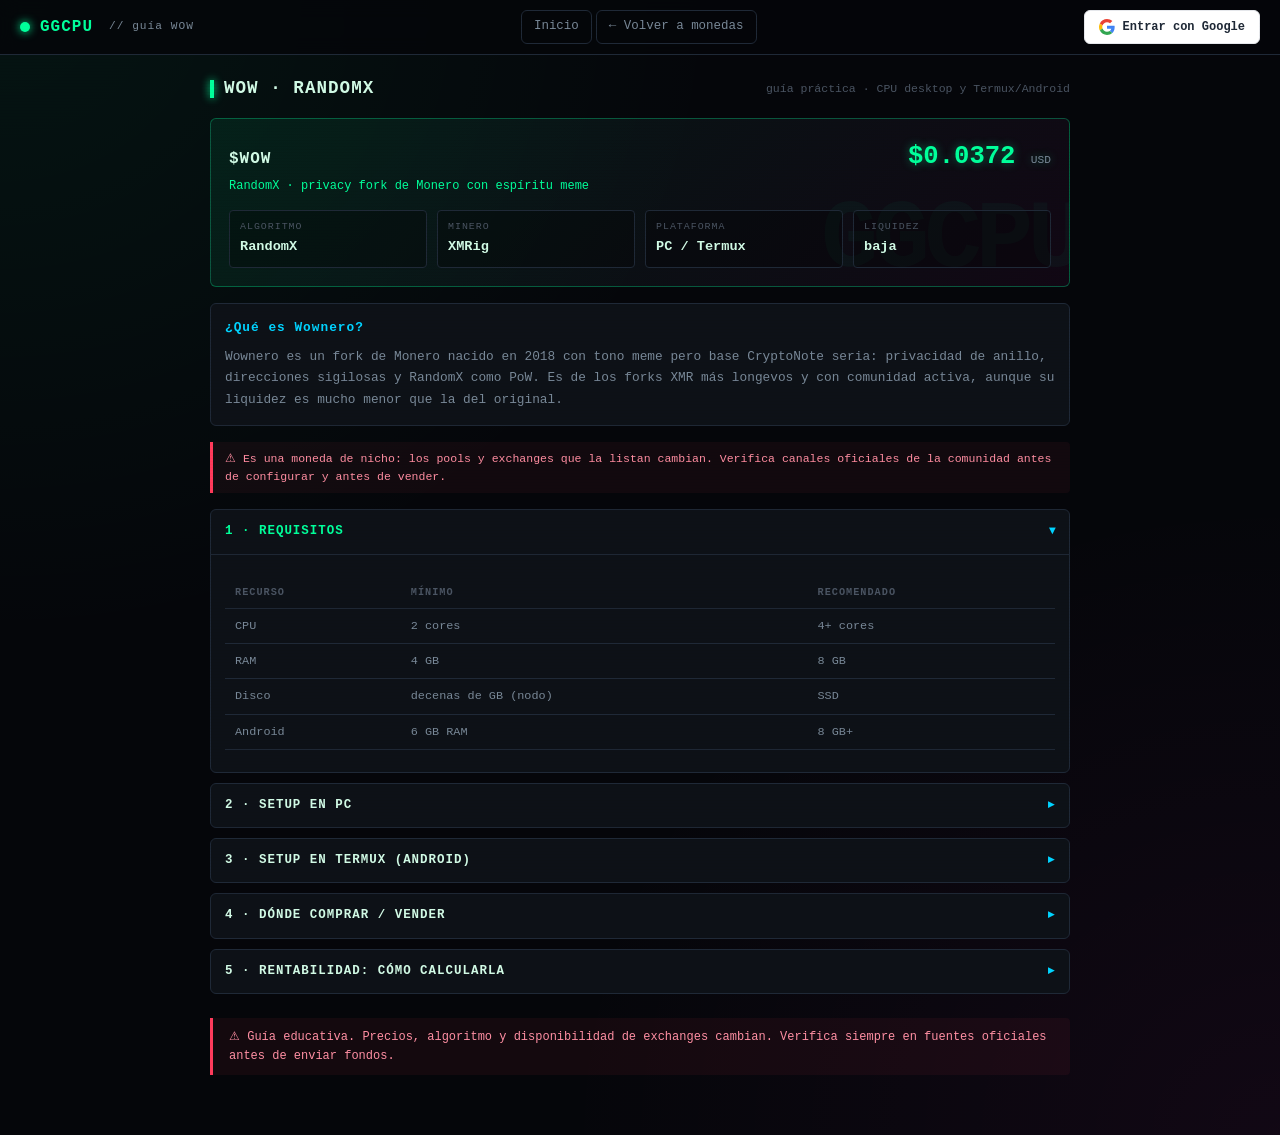
<file: blog/wow.html>
<!DOCTYPE html>
<html lang="es">
<head>
<meta charset="UTF-8">
<meta name="viewport" content="width=device-width, initial-scale=1.0">
<meta name="description" content="WOW · RandomX en CPU · guía CPU-mining GGCPU">
<title>WOW · RandomX en CPU — GGCPU</title>
<link rel="stylesheet" href="../styles.css">
</head>
<body>

<div class="topbar">
  <div class="brand"><span class="dot"></span><span>GGCPU</span><small>// guía WOW</small></div>
  <nav class="nav">
    <a href="../index.html">Inicio</a>
    <a href="../index.html#monedas">← Volver a monedas</a>
  </nav>
  <div class="user-area">
    <button class="btn-login"><svg viewBox="0 0 48 48"><path fill="#EA4335" d="M24 9.5c3.54 0 6.71 1.22 9.21 3.6l6.85-6.85C35.9 2.38 30.47 0 24 0 14.62 0 6.51 5.38 2.56 13.22l7.98 6.19C12.43 13.72 17.74 9.5 24 9.5z"/><path fill="#4285F4" d="M46.98 24.55c0-1.57-.15-3.09-.38-4.55H24v9.02h12.94c-.58 2.96-2.26 5.48-4.78 7.18l7.73 6c4.51-4.18 7.09-10.36 7.09-17.65z"/><path fill="#FBBC05" d="M10.53 28.59c-.48-1.45-.76-2.99-.76-4.59s.27-3.14.76-4.59l-7.98-6.19C.92 16.46 0 20.12 0 24c0 3.88.92 7.54 2.56 10.78l7.97-6.19z"/><path fill="#34A853" d="M24 48c6.48 0 11.93-2.13 15.89-5.81l-7.73-6c-2.15 1.45-4.92 2.3-8.16 2.3-6.26 0-11.57-4.22-13.47-9.91l-7.98 6.19C6.51 42.62 14.62 48 24 48z"/></svg><span>Entrar con Google</span></button>
    <div class="user-profile" hidden>
      <img class="user-avatar" alt="avatar">
      <span class="user-name"></span>
      <button class="btn ghost" data-logout style="padding:5px 10px;font-size:.65rem">Salir</button>
    </div>
  </div>
</div>

<div class="layout layout-doc">
  <main>
    <section class="section">
      <div class="section-head">
        <h2>WOW · RandomX</h2>
        <span class="sub">guía práctica · CPU desktop y Termux/Android</span>
      </div>

      <div class="token-card">
        <div class="row">
          <h3>$WOW</h3>
          <div class="price"><span class="price-value" data-cg="wownero">$0.0372</span> <small>USD</small></div>
        </div>
        <div class="delta">RandomX · privacy fork de Monero con espíritu meme</div>
        <div class="stats">
          <div><span>Algoritmo</span><b>RandomX</b></div>
          <div><span>Minero</span><b>XMRig</b></div>
          <div><span>Plataforma</span><b>PC / Termux</b></div>
          <div><span>Liquidez</span><b>baja</b></div>
        </div>
      </div>

      <div class="card" style="margin-bottom:16px">
        <h4 style="color:var(--neon-2);font-size:.8rem;margin-bottom:8px;letter-spacing:1px">¿Qué es Wownero?</h4>
        <p style="font-size:.8rem;color:var(--text-dim);line-height:1.7">
          Wownero es un fork de Monero nacido en 2018 con tono meme pero base CryptoNote seria:
          privacidad de anillo, direcciones sigilosas y RandomX como PoW. Es de los forks XMR más
          longevos y con comunidad activa, aunque su liquidez es mucho menor que la del original.</p>
      </div>

      <div class="warn warn-danger" style="margin-bottom:16px">
        ⚠ Es una moneda de nicho: los pools y exchanges que la listan cambian. Verifica canales oficiales de la comunidad antes de configurar y antes de vender.
      </div>

      <details class="algo" open>
        <summary><span>1 · Requisitos</span><span class="arrow">▸</span></summary>
        <div class="algo-body">
          <table>
            <tr><th>Recurso</th><th>Mínimo</th><th>Recomendado</th></tr>
            <tr><td>CPU</td><td>2 cores</td><td>4+ cores</td></tr>
            <tr><td>RAM</td><td>4 GB</td><td>8 GB</td></tr>
            <tr><td>Disco</td><td>decenas de GB (nodo)</td><td>SSD</td></tr>
            <tr><td>Android</td><td>6 GB RAM</td><td>8 GB+</td></tr>
          </table>
        </div>
      </details>

      <details class="algo">
        <summary><span>2 · Setup en PC</span><span class="arrow">▸</span></summary>
        <div class="algo-body">
<p>Igual que Monero: XMRig con pool de Wownero (verifica la lista vigente en los canales oficiales):</p>
<pre><code>./xmrig -o POOL_DE_WOW:PUERTO \
  -u TU_DIRECCION_WOW -t 4</code></pre>
<p>Wallet oficial desde wownero.org o el GitHub del proyecto.</p>
        </div>
      </details>

      <details class="algo">
        <summary><span>3 · Setup en Termux (Android)</span><span class="arrow">▸</span></summary>
        <div class="algo-body">
<p>RandomX en Termux, misma receta de siempre (1–2 hilos):</p>
<pre><code>pkg update &amp;&amp; pkg install git cmake clang make -y
git clone https://github.com/xmrig/xmrig.git
cd xmrig &amp;&amp; mkdir build &amp;&amp; cd build
cmake .. &amp;&amp; make -j2
./xmrig -o POOL_DE_WOW:PUERTO -u TU_WALLET -t 2</code></pre>
        </div>
      </details>

      <details class="algo">
        <summary><span>4 · Dónde comprar / vender</span><span class="arrow">▸</span></summary>
        <div class="algo-body">
          <p>Liquidez reducida y concentrada en exchanges pequeños y swaps. Verifica pares activos y retiros habilitados en Markets (CoinGecko) antes de acumular.</p>
          <div class="links">
            <a href="https://www.coingecko.com/en/coins/wownero" target="_blank" rel="noopener">CoinGecko</a>
            <a href="https://wownero.org" target="_blank" rel="noopener">wownero.org</a>
            <a href="https://github.com/wownero" target="_blank" rel="noopener">GitHub</a>
          </div>
        </div>
      </details>

      <details class="algo">
        <summary><span>5 · Rentabilidad: cómo calcularla</span><span class="arrow">▸</span></summary>
        <div class="algo-body">
          <p><b>Beneficio neto diario</b> = ingreso bruto − (kW × 24 × $/kWh) − comisiones de pool − otros.</p>
          <p>Memes aparte, trata WOW como cualquier fork RandomX de baja liquidez: margen por watt similar a XMR pero con más riesgo de precio al salir.</p>
        </div>
      </details>

      <div class="warn-global" style="margin-top:24px">
        ⚠ Guía educativa. Precios, algoritmo y disponibilidad de exchanges cambian. Verifica siempre en fuentes oficiales antes de enviar fondos.
      </div>
    </section>
  </main>
</div>

<script src="../app.js"></script>

</body>
</html>
</file>
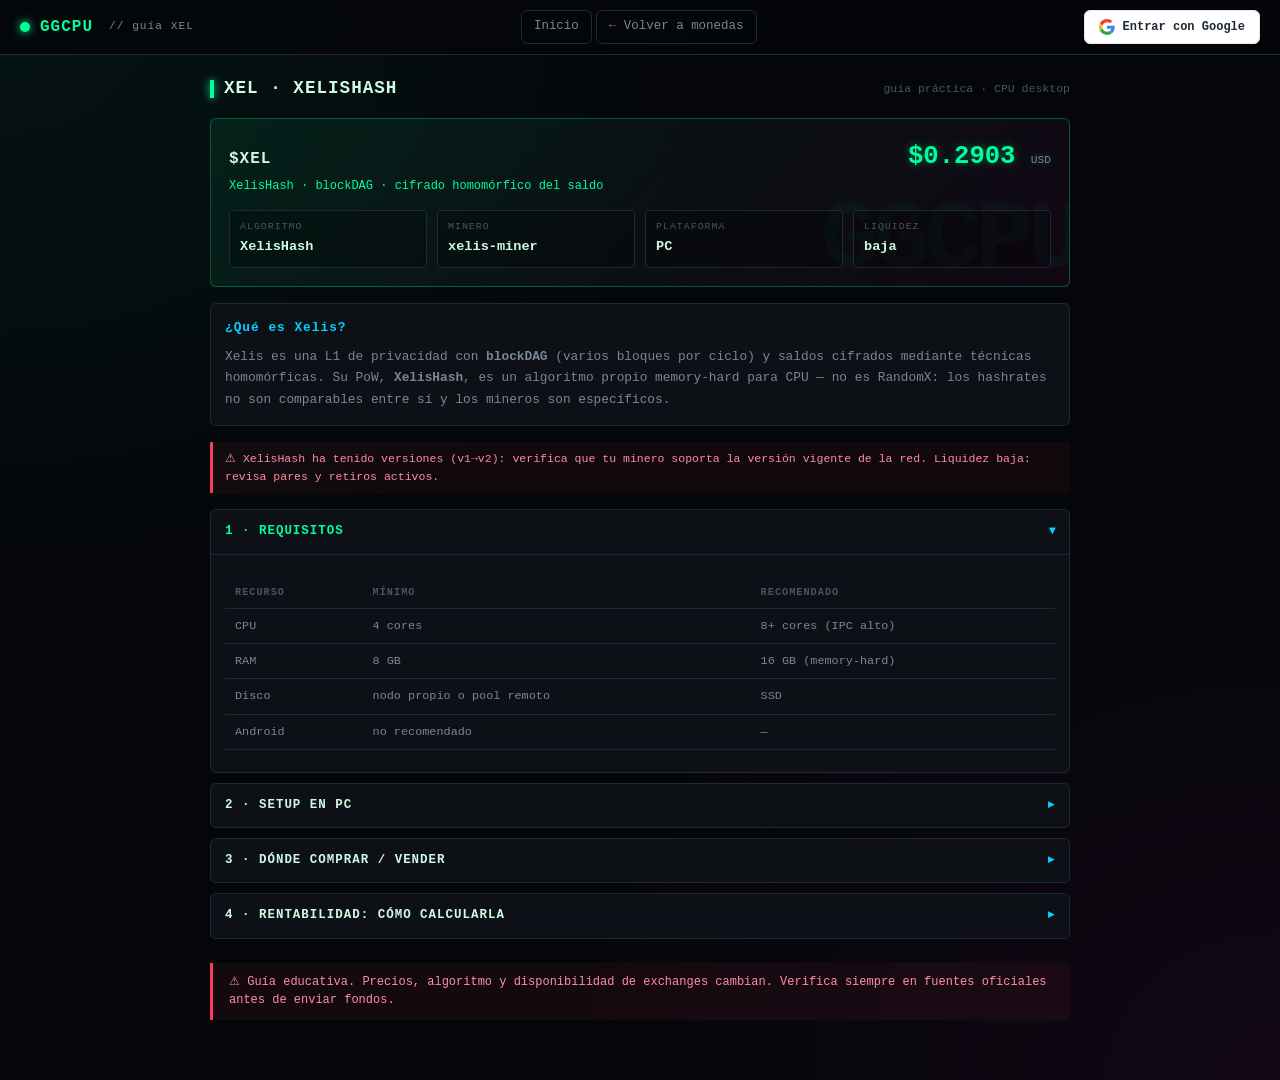
<file: blog/xel.html>
<!DOCTYPE html>
<html lang="es">
<head>
<meta charset="UTF-8">
<meta name="viewport" content="width=device-width, initial-scale=1.0">
<meta name="description" content="XEL · XelisHash en CPU · guía CPU-mining GGCPU">
<title>XEL · XelisHash en CPU — GGCPU</title>
<link rel="stylesheet" href="../styles.css">
</head>
<body>

<div class="topbar">
  <div class="brand"><span class="dot"></span><span>GGCPU</span><small>// guía XEL</small></div>
  <nav class="nav">
    <a href="../index.html">Inicio</a>
    <a href="../index.html#monedas">← Volver a monedas</a>
  </nav>
  <div class="user-area">
    <button class="btn-login"><svg viewBox="0 0 48 48"><path fill="#EA4335" d="M24 9.5c3.54 0 6.71 1.22 9.21 3.6l6.85-6.85C35.9 2.38 30.47 0 24 0 14.62 0 6.51 5.38 2.56 13.22l7.98 6.19C12.43 13.72 17.74 9.5 24 9.5z"/><path fill="#4285F4" d="M46.98 24.55c0-1.57-.15-3.09-.38-4.55H24v9.02h12.94c-.58 2.96-2.26 5.48-4.78 7.18l7.73 6c4.51-4.18 7.09-10.36 7.09-17.65z"/><path fill="#FBBC05" d="M10.53 28.59c-.48-1.45-.76-2.99-.76-4.59s.27-3.14.76-4.59l-7.98-6.19C.92 16.46 0 20.12 0 24c0 3.88.92 7.54 2.56 10.78l7.97-6.19z"/><path fill="#34A853" d="M24 48c6.48 0 11.93-2.13 15.89-5.81l-7.73-6c-2.15 1.45-4.92 2.3-8.16 2.3-6.26 0-11.57-4.22-13.47-9.91l-7.98 6.19C6.51 42.62 14.62 48 24 48z"/></svg><span>Entrar con Google</span></button>
    <div class="user-profile" hidden>
      <img class="user-avatar" alt="avatar">
      <span class="user-name"></span>
      <button class="btn ghost" data-logout style="padding:5px 10px;font-size:.65rem">Salir</button>
    </div>
  </div>
</div>

<div class="layout layout-doc">
  <main>
    <section class="section">
      <div class="section-head">
        <h2>XEL · XelisHash</h2>
        <span class="sub">guía práctica · CPU desktop</span>
      </div>

      <div class="token-card">
        <div class="row">
          <h3>$XEL</h3>
          <div class="price"><span class="price-value" data-cg="xelis">$0.2903</span> <small>USD</small></div>
        </div>
        <div class="delta">XelisHash · blockDAG · cifrado homomórfico del saldo</div>
        <div class="stats">
          <div><span>Algoritmo</span><b>XelisHash</b></div>
          <div><span>Minero</span><b>xelis-miner</b></div>
          <div><span>Plataforma</span><b>PC</b></div>
          <div><span>Liquidez</span><b>baja</b></div>
        </div>
      </div>

      <div class="card" style="margin-bottom:16px">
        <h4 style="color:var(--neon-2);font-size:.8rem;margin-bottom:8px;letter-spacing:1px">¿Qué es Xelis?</h4>
        <p style="font-size:.8rem;color:var(--text-dim);line-height:1.7">
          Xelis es una L1 de privacidad con <b>blockDAG</b> (varios bloques por ciclo) y saldos cifrados
          mediante técnicas homomórficas. Su PoW, <b>XelisHash</b>, es un algoritmo propio memory-hard
          para CPU — no es RandomX: los hashrates no son comparables entre sí y los mineros son específicos.</p>
      </div>

      <div class="warn warn-danger" style="margin-bottom:16px">
        ⚠ XelisHash ha tenido versiones (v1→v2): verifica que tu minero soporta la versión vigente de la red. Liquidez baja: revisa pares y retiros activos.
      </div>

      <details class="algo" open>
        <summary><span>1 · Requisitos</span><span class="arrow">▸</span></summary>
        <div class="algo-body">
          <table>
            <tr><th>Recurso</th><th>Mínimo</th><th>Recomendado</th></tr>
            <tr><td>CPU</td><td>4 cores</td><td>8+ cores (IPC alto)</td></tr>
            <tr><td>RAM</td><td>8 GB</td><td>16 GB (memory-hard)</td></tr>
            <tr><td>Disco</td><td>nodo propio o pool remoto</td><td>SSD</td></tr>
            <tr><td>Android</td><td>no recomendado</td><td>—</td></tr>
          </table>
        </div>
      </details>

      <details class="algo">
        <summary><span>2 · Setup en PC</span><span class="arrow">▸</span></summary>
        <div class="algo-body">
<p>El minero oficial está en Rust:</p>
<pre><code>git clone https://github.com/xelis-project/xelis-miner.git
cd xelis-miner
cargo build --release</code></pre>
<p>Ejecuta el binario con tu dirección y el nodo/pool elegidos (revisa <code>--help</code> para los flags exactos de tu versión):</p>
<pre><code>./target/release/xelis-miner --help</code></pre>
<p>Wallet oficial del repo xelis-project para generar la dirección.</p>
        </div>
      </details>

      <details class="algo">
        <summary><span>3 · Dónde comprar / vender</span><span class="arrow">▸</span></summary>
        <div class="algo-body">
          <p>Verifica Markets en CoinGecko: la liquidez se concentra en pocos lugares y los spreads pueden ser amplios. Ejecuta ventas escalonadas.</p>
          <div class="links">
            <a href="https://www.coingecko.com/en/coins/xelis" target="_blank" rel="noopener">CoinGecko</a>
            <a href="https://xelis.io" target="_blank" rel="noopener">xelis.io</a>
            <a href="https://github.com/xelis-project" target="_blank" rel="noopener">GitHub</a>
          </div>
        </div>
      </details>

      <details class="algo">
        <summary><span>4 · Rentabilidad: cómo calcularla</span><span class="arrow">▸</span></summary>
        <div class="algo-body">
          <p><b>Beneficio neto diario</b> = ingreso bruto − (kW × 24 × $/kWh) − comisiones de pool − otros.</p>
          <p>Al ser algoritmo propio, la comparativa clave es tu hash/s de XelisHash vs el promedio de la red. Un CPU con buena RAM e IPC alto puede destacar más aquí que en RandomX.</p>
        </div>
      </details>

      <div class="warn-global" style="margin-top:24px">
        ⚠ Guía educativa. Precios, algoritmo y disponibilidad de exchanges cambian. Verifica siempre en fuentes oficiales antes de enviar fondos.
      </div>
    </section>
  </main>
</div>

<script src="../app.js"></script>

</body>
</html>
</file>
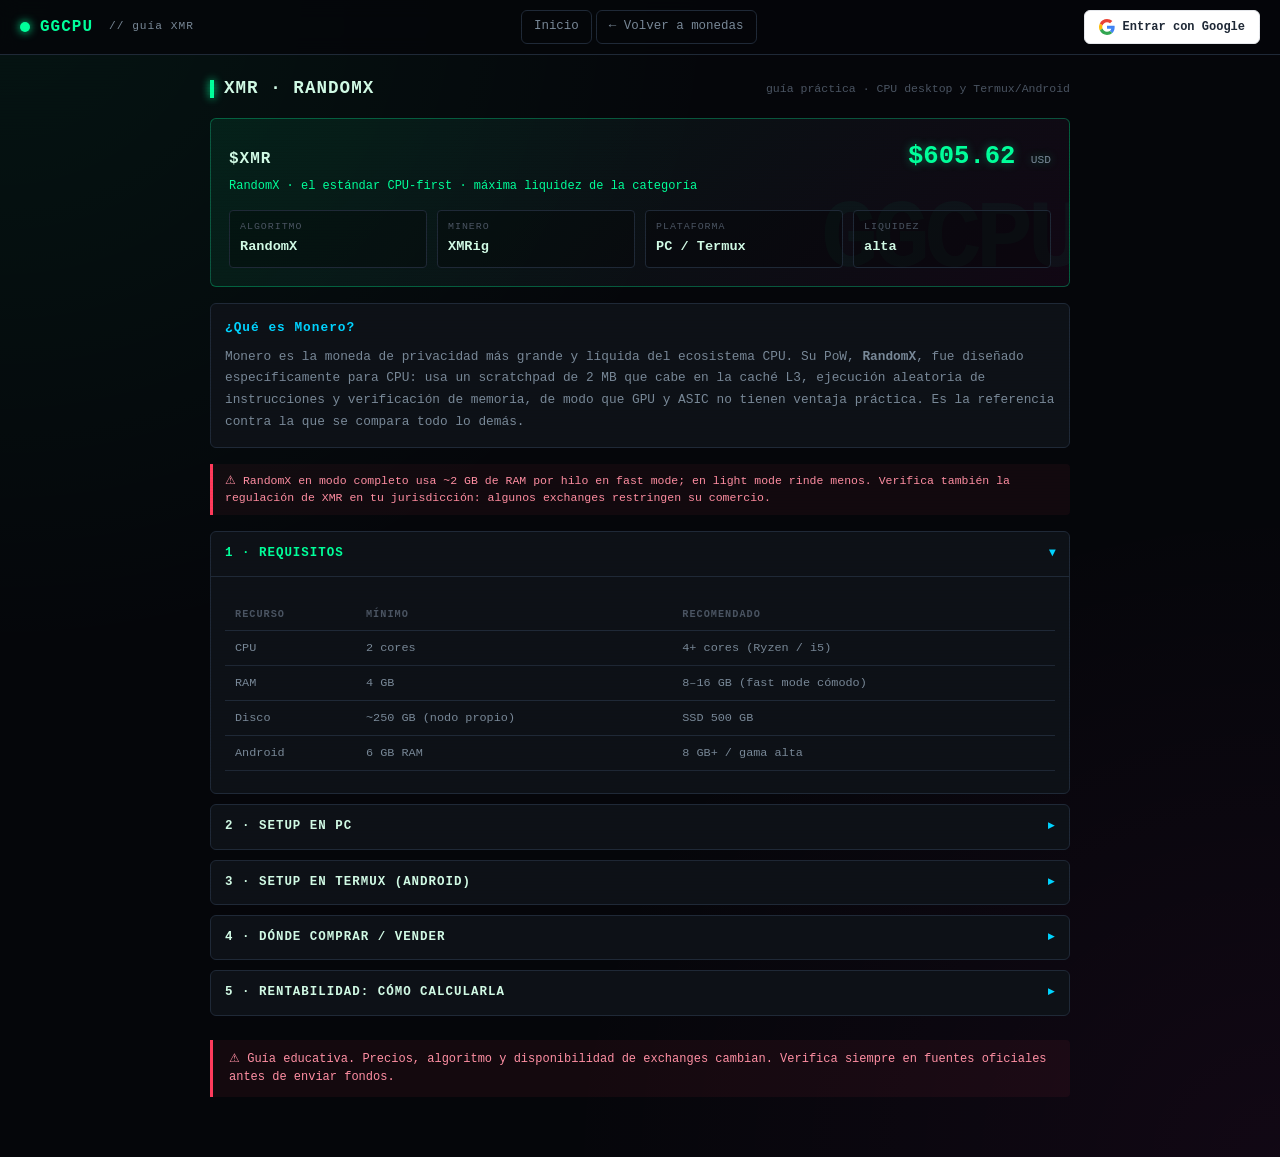
<file: blog/xmr.html>
<!DOCTYPE html>
<html lang="es">
<head>
<meta charset="UTF-8">
<meta name="viewport" content="width=device-width, initial-scale=1.0">
<meta name="description" content="XMR · RandomX en CPU · guía CPU-mining GGCPU">
<title>XMR · RandomX en CPU — GGCPU</title>
<link rel="stylesheet" href="../styles.css">
</head>
<body>

<div class="topbar">
  <div class="brand"><span class="dot"></span><span>GGCPU</span><small>// guía XMR</small></div>
  <nav class="nav">
    <a href="../index.html">Inicio</a>
    <a href="../index.html#monedas">← Volver a monedas</a>
  </nav>
  <div class="user-area">
    <button class="btn-login"><svg viewBox="0 0 48 48"><path fill="#EA4335" d="M24 9.5c3.54 0 6.71 1.22 9.21 3.6l6.85-6.85C35.9 2.38 30.47 0 24 0 14.62 0 6.51 5.38 2.56 13.22l7.98 6.19C12.43 13.72 17.74 9.5 24 9.5z"/><path fill="#4285F4" d="M46.98 24.55c0-1.57-.15-3.09-.38-4.55H24v9.02h12.94c-.58 2.96-2.26 5.48-4.78 7.18l7.73 6c4.51-4.18 7.09-10.36 7.09-17.65z"/><path fill="#FBBC05" d="M10.53 28.59c-.48-1.45-.76-2.99-.76-4.59s.27-3.14.76-4.59l-7.98-6.19C.92 16.46 0 20.12 0 24c0 3.88.92 7.54 2.56 10.78l7.97-6.19z"/><path fill="#34A853" d="M24 48c6.48 0 11.93-2.13 15.89-5.81l-7.73-6c-2.15 1.45-4.92 2.3-8.16 2.3-6.26 0-11.57-4.22-13.47-9.91l-7.98 6.19C6.51 42.62 14.62 48 24 48z"/></svg><span>Entrar con Google</span></button>
    <div class="user-profile" hidden>
      <img class="user-avatar" alt="avatar">
      <span class="user-name"></span>
      <button class="btn ghost" data-logout style="padding:5px 10px;font-size:.65rem">Salir</button>
    </div>
  </div>
</div>

<div class="layout layout-doc">
  <main>
    <section class="section">
      <div class="section-head">
        <h2>XMR · RandomX</h2>
        <span class="sub">guía práctica · CPU desktop y Termux/Android</span>
      </div>

      <div class="token-card">
        <div class="row">
          <h3>$XMR</h3>
          <div class="price"><span class="price-value" data-cg="monero">$605.62</span> <small>USD</small></div>
        </div>
        <div class="delta">RandomX · el estándar CPU-first · máxima liquidez de la categoría</div>
        <div class="stats">
          <div><span>Algoritmo</span><b>RandomX</b></div>
          <div><span>Minero</span><b>XMRig</b></div>
          <div><span>Plataforma</span><b>PC / Termux</b></div>
          <div><span>Liquidez</span><b>alta</b></div>
        </div>
      </div>

      <div class="card" style="margin-bottom:16px">
        <h4 style="color:var(--neon-2);font-size:.8rem;margin-bottom:8px;letter-spacing:1px">¿Qué es Monero?</h4>
        <p style="font-size:.8rem;color:var(--text-dim);line-height:1.7">
          Monero es la moneda de privacidad más grande y líquida del ecosistema CPU. Su PoW,
          <b>RandomX</b>, fue diseñado específicamente para CPU: usa un scratchpad de 2 MB que cabe
          en la caché L3, ejecución aleatoria de instrucciones y verificación de memoria, de modo que
          GPU y ASIC no tienen ventaja práctica. Es la referencia contra la que se compara todo lo demás.</p>
      </div>

      <div class="warn warn-danger" style="margin-bottom:16px">
        ⚠ RandomX en modo completo usa ~2 GB de RAM por hilo en fast mode; en light mode rinde menos. Verifica también la regulación de XMR en tu jurisdicción: algunos exchanges restringen su comercio.
      </div>

      <details class="algo" open>
        <summary><span>1 · Requisitos</span><span class="arrow">▸</span></summary>
        <div class="algo-body">
          <table>
            <tr><th>Recurso</th><th>Mínimo</th><th>Recomendado</th></tr>
            <tr><td>CPU</td><td>2 cores</td><td>4+ cores (Ryzen / i5)</td></tr>
            <tr><td>RAM</td><td>4 GB</td><td>8–16 GB (fast mode cómodo)</td></tr>
            <tr><td>Disco</td><td>~250 GB (nodo propio)</td><td>SSD 500 GB</td></tr>
            <tr><td>Android</td><td>6 GB RAM</td><td>8 GB+ / gama alta</td></tr>
          </table>
        </div>
      </details>

      <details class="algo">
        <summary><span>2 · Setup en PC</span><span class="arrow">▸</span></summary>
        <div class="algo-body">
<p>Lo más simple: descarga XMRig precompilado desde releases. Para compilarlo:</p>
<pre><code>git clone https://github.com/xmrig/xmrig.git
cd xmrig &amp;&amp; mkdir build &amp;&amp; cd build
cmake .. &amp;&amp; make -j$(nproc)</code></pre>
<p>Ejecuta contra un pool (ejemplo SupportXMR) o mina solo vía P2Pool:</p>
<pre><code>./xmrig -o pool.supportxmr.com:3333 \
  -u TU_DIRECCION_XMR -t 4</code></pre>
<p><b>P2Pool</b> es la vía descentralizada: corres <code>monerod</code> + <code>p2pool</code> local y minas a tu propio nodo, sin registros ni comisiones centralizadas.</p>
        </div>
      </details>

      <details class="algo">
        <summary><span>3 · Setup en Termux (Android)</span><span class="arrow">▸</span></summary>
        <div class="algo-body">
<p>RandomX funciona en Termux pero es intensivo: móvil de ≥6 GB RAM, 1–2 hilos y vigilancia de temperatura.</p>
<pre><code>pkg update &amp;&amp; pkg upgrade -y
pkg install git cmake clang make -y
git clone https://github.com/xmrig/xmrig.git
cd xmrig &amp;&amp; mkdir build &amp;&amp; cd build
cmake .. &amp;&amp; make -j2
./xmrig -o pool.supportxmr.com:3333 \
  -u TU_DIRECCION_XMR -t 2</code></pre>
<p class="warn">⚠ Sin huge pages en Android el hashrate cae bastante. Usa solo 1–2 hilos; el uso prolongado degrada la batería.</p>
        </div>
      </details>

      <details class="algo">
        <summary><span>4 · Dónde comprar / vender</span><span class="arrow">▸</span></summary>
        <div class="algo-body">
          <p>Monero tiene la mayor liquidez de la categoría CPU: cotiza en exchanges grandes y en swaps no custodiales. Verifica la disponibilidad exacta en tu país/jurisdicción antes de vender cantidades grandes.</p>
          <div class="links">
            <a href="https://www.coingecko.com/en/coins/monero" target="_blank" rel="noopener">CoinGecko</a>
            <a href="https://www.getmonero.org" target="_blank" rel="noopener">getmonero.org</a>
            <a href="https://xmrig.com" target="_blank" rel="noopener">XMRig</a>
            <a href="https://p2pool.io" target="_blank" rel="noopener">P2Pool</a>
          </div>
        </div>
      </details>

      <details class="algo">
        <summary><span>5 · Rentabilidad: cómo calcularla</span><span class="arrow">▸</span></summary>
        <div class="algo-body">
          <p><b>Beneficio neto diario</b> = ingreso bruto − (kW × 24 × $/kWh) − comisiones de pool − otros.</p>
          <p>XMR es el mejor termómetro: compara tu hash/s con el de la red en sitios tipo miningpoolstats antes de comprometer hardware. La volatilidad es menor que en monedas pequeñas, pero el margen por watt también.</p>
        </div>
      </details>

      <div class="warn-global" style="margin-top:24px">
        ⚠ Guía educativa. Precios, algoritmo y disponibilidad de exchanges cambian. Verifica siempre en fuentes oficiales antes de enviar fondos.
      </div>
    </section>
  </main>
</div>

<script src="../app.js"></script>

</body>
</html>
</file>
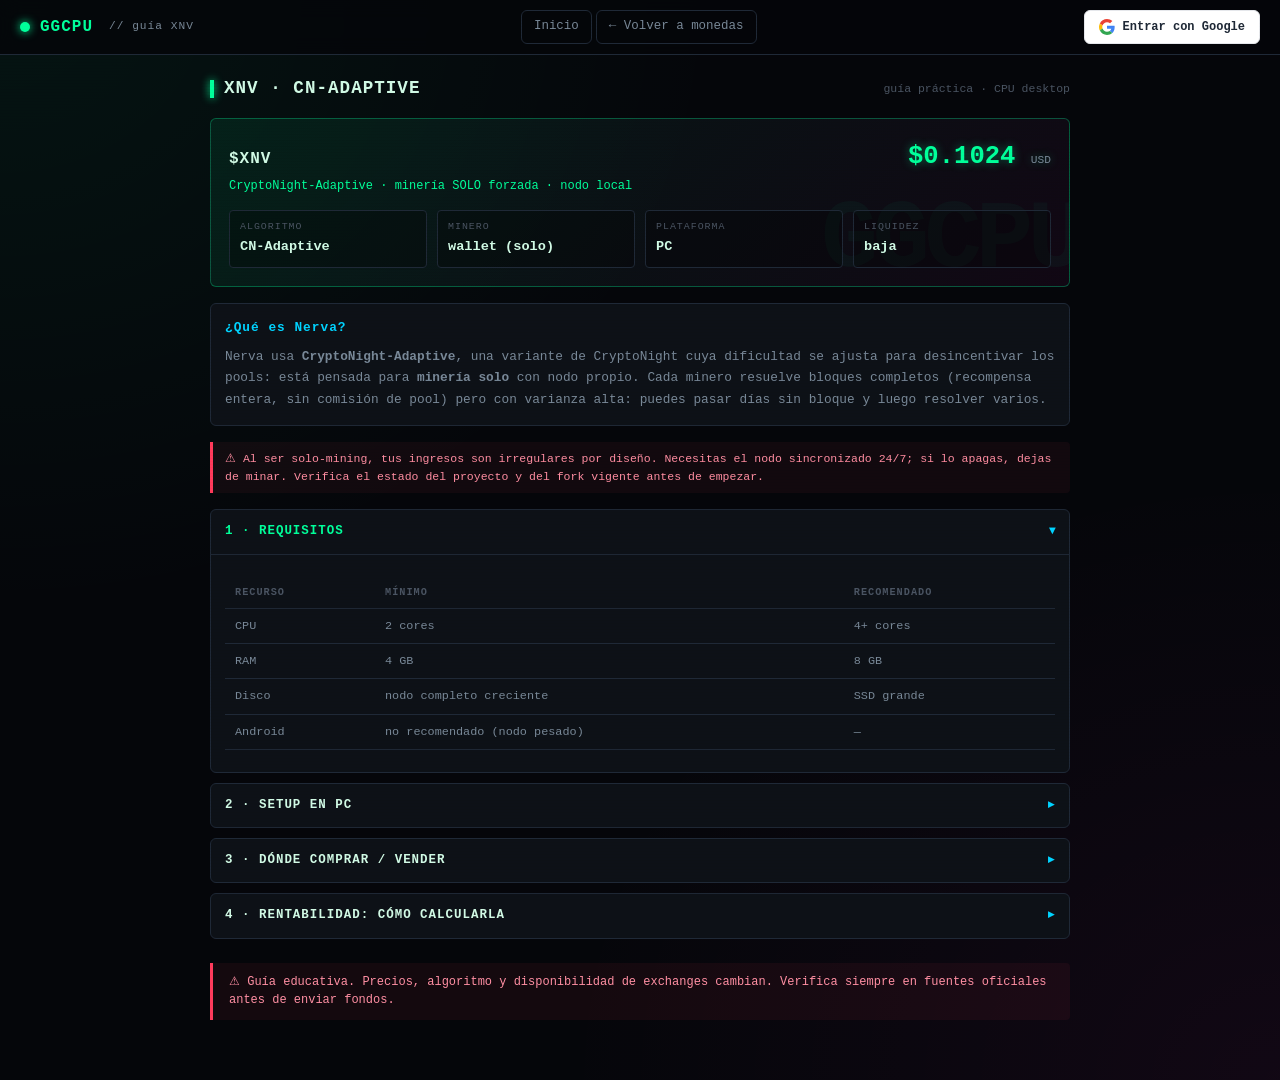
<file: blog/xnv.html>
<!DOCTYPE html>
<html lang="es">
<head>
<meta charset="UTF-8">
<meta name="viewport" content="width=device-width, initial-scale=1.0">
<meta name="description" content="XNV · CN-Adaptive en CPU · guía CPU-mining GGCPU">
<title>XNV · CN-Adaptive en CPU — GGCPU</title>
<link rel="stylesheet" href="../styles.css">
</head>
<body>

<div class="topbar">
  <div class="brand"><span class="dot"></span><span>GGCPU</span><small>// guía XNV</small></div>
  <nav class="nav">
    <a href="../index.html">Inicio</a>
    <a href="../index.html#monedas">← Volver a monedas</a>
  </nav>
  <div class="user-area">
    <button class="btn-login"><svg viewBox="0 0 48 48"><path fill="#EA4335" d="M24 9.5c3.54 0 6.71 1.22 9.21 3.6l6.85-6.85C35.9 2.38 30.47 0 24 0 14.62 0 6.51 5.38 2.56 13.22l7.98 6.19C12.43 13.72 17.74 9.5 24 9.5z"/><path fill="#4285F4" d="M46.98 24.55c0-1.57-.15-3.09-.38-4.55H24v9.02h12.94c-.58 2.96-2.26 5.48-4.78 7.18l7.73 6c4.51-4.18 7.09-10.36 7.09-17.65z"/><path fill="#FBBC05" d="M10.53 28.59c-.48-1.45-.76-2.99-.76-4.59s.27-3.14.76-4.59l-7.98-6.19C.92 16.46 0 20.12 0 24c0 3.88.92 7.54 2.56 10.78l7.97-6.19z"/><path fill="#34A853" d="M24 48c6.48 0 11.93-2.13 15.89-5.81l-7.73-6c-2.15 1.45-4.92 2.3-8.16 2.3-6.26 0-11.57-4.22-13.47-9.91l-7.98 6.19C6.51 42.62 14.62 48 24 48z"/></svg><span>Entrar con Google</span></button>
    <div class="user-profile" hidden>
      <img class="user-avatar" alt="avatar">
      <span class="user-name"></span>
      <button class="btn ghost" data-logout style="padding:5px 10px;font-size:.65rem">Salir</button>
    </div>
  </div>
</div>

<div class="layout layout-doc">
  <main>
    <section class="section">
      <div class="section-head">
        <h2>XNV · CN-Adaptive</h2>
        <span class="sub">guía práctica · CPU desktop</span>
      </div>

      <div class="token-card">
        <div class="row">
          <h3>$XNV</h3>
          <div class="price"><span class="price-value" data-cg="nerva">$0.1024</span> <small>USD</small></div>
        </div>
        <div class="delta">CryptoNight-Adaptive · minería SOLO forzada · nodo local</div>
        <div class="stats">
          <div><span>Algoritmo</span><b>CN-Adaptive</b></div>
          <div><span>Minero</span><b>wallet (solo)</b></div>
          <div><span>Plataforma</span><b>PC</b></div>
          <div><span>Liquidez</span><b>baja</b></div>
        </div>
      </div>

      <div class="card" style="margin-bottom:16px">
        <h4 style="color:var(--neon-2);font-size:.8rem;margin-bottom:8px;letter-spacing:1px">¿Qué es Nerva?</h4>
        <p style="font-size:.8rem;color:var(--text-dim);line-height:1.7">
          Nerva usa <b>CryptoNight-Adaptive</b>, una variante de CryptoNight cuya dificultad se ajusta
          para desincentivar los pools: está pensada para <b>minería solo</b> con nodo propio. Cada
          minero resuelve bloques completos (recompensa entera, sin comisión de pool) pero con varianza
          alta: puedes pasar días sin bloque y luego resolver varios.</p>
      </div>

      <div class="warn warn-danger" style="margin-bottom:16px">
        ⚠ Al ser solo-mining, tus ingresos son irregulares por diseño. Necesitas el nodo sincronizado 24/7; si lo apagas, dejas de minar. Verifica el estado del proyecto y del fork vigente antes de empezar.
      </div>

      <details class="algo" open>
        <summary><span>1 · Requisitos</span><span class="arrow">▸</span></summary>
        <div class="algo-body">
          <table>
            <tr><th>Recurso</th><th>Mínimo</th><th>Recomendado</th></tr>
            <tr><td>CPU</td><td>2 cores</td><td>4+ cores</td></tr>
            <tr><td>RAM</td><td>4 GB</td><td>8 GB</td></tr>
            <tr><td>Disco</td><td>nodo completo creciente</td><td>SSD grande</td></tr>
            <tr><td>Android</td><td>no recomendado (nodo pesado)</td><td>—</td></tr>
          </table>
        </div>
      </details>

      <details class="algo">
        <summary><span>2 · Setup en PC</span><span class="arrow">▸</span></summary>
        <div class="algo-body">
<p>Descarga o compila el software oficial y corre tu nodo; la wallet incluye la minería solista:</p>
<pre><code>git clone https://github.com/nerva-project/nerva.git
cd nerva &amp;&amp; mkdir build &amp;&amp; cd build
cmake .. &amp;&amp; make -j$(nproc)</code></pre>
<p>Arranca el daemon, sincroniza la cadena completa y activa el minado desde la wallet CLI (los nombres exactos de binarios están en el README del repo).</p>
<p><b>Sin pools:</b> si un sitio te ofrece "pool de Nerva", desconfía — el diseño de la red lo penaliza.</p>
        </div>
      </details>

      <details class="algo">
        <summary><span>3 · Dónde comprar / vender</span><span class="arrow">▸</span></summary>
        <div class="algo-body">
          <p>Liquidez baja. Verifica Markets en CoinGecko antes de acumular; los pares suelen ser contra XMR en exchanges pequeños.</p>
          <div class="links">
            <a href="https://www.coingecko.com/en/coins/nerva" target="_blank" rel="noopener">CoinGecko</a>
            <a href="https://github.com/nerva-project" target="_blank" rel="noopener">GitHub</a>
          </div>
        </div>
      </details>

      <details class="algo">
        <summary><span>4 · Rentabilidad: cómo calcularla</span><span class="arrow">▸</span></summary>
        <div class="algo-body">
          <p><b>Beneficio neto diario</b> = ingreso bruto − (kW × 24 × $/kWh) − comisiones de pool − otros.</p>
          <p>La cuenta aquí es probabilística: recompensa completa por bloque ÷ tu parte del hashrate de red. Con CPU modestas, espera semanas de varianza antes de juzgar rentabilidad.</p>
        </div>
      </details>

      <div class="warn-global" style="margin-top:24px">
        ⚠ Guía educativa. Precios, algoritmo y disponibilidad de exchanges cambian. Verifica siempre en fuentes oficiales antes de enviar fondos.
      </div>
    </section>
  </main>
</div>

<script src="../app.js"></script>

</body>
</html>
</file>
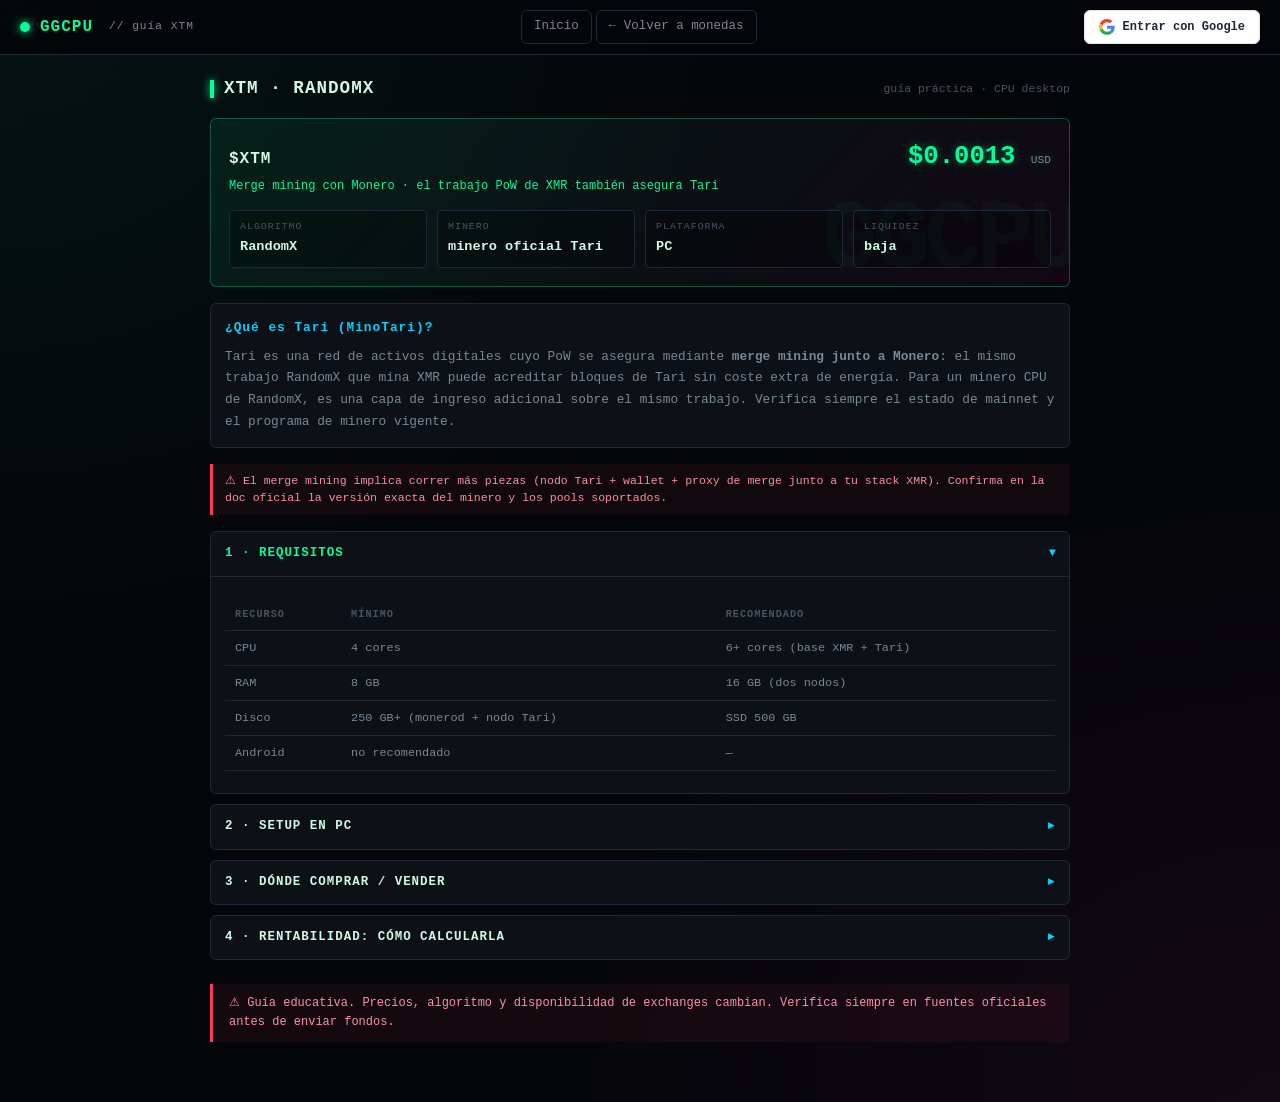
<file: blog/xtm.html>
<!DOCTYPE html>
<html lang="es">
<head>
<meta charset="UTF-8">
<meta name="viewport" content="width=device-width, initial-scale=1.0">
<meta name="description" content="XTM · RandomX en CPU · guía CPU-mining GGCPU">
<title>XTM · RandomX en CPU — GGCPU</title>
<link rel="stylesheet" href="../styles.css">
</head>
<body>

<div class="topbar">
  <div class="brand"><span class="dot"></span><span>GGCPU</span><small>// guía XTM</small></div>
  <nav class="nav">
    <a href="../index.html">Inicio</a>
    <a href="../index.html#monedas">← Volver a monedas</a>
  </nav>
  <div class="user-area">
    <button class="btn-login"><svg viewBox="0 0 48 48"><path fill="#EA4335" d="M24 9.5c3.54 0 6.71 1.22 9.21 3.6l6.85-6.85C35.9 2.38 30.47 0 24 0 14.62 0 6.51 5.38 2.56 13.22l7.98 6.19C12.43 13.72 17.74 9.5 24 9.5z"/><path fill="#4285F4" d="M46.98 24.55c0-1.57-.15-3.09-.38-4.55H24v9.02h12.94c-.58 2.96-2.26 5.48-4.78 7.18l7.73 6c4.51-4.18 7.09-10.36 7.09-17.65z"/><path fill="#FBBC05" d="M10.53 28.59c-.48-1.45-.76-2.99-.76-4.59s.27-3.14.76-4.59l-7.98-6.19C.92 16.46 0 20.12 0 24c0 3.88.92 7.54 2.56 10.78l7.97-6.19z"/><path fill="#34A853" d="M24 48c6.48 0 11.93-2.13 15.89-5.81l-7.73-6c-2.15 1.45-4.92 2.3-8.16 2.3-6.26 0-11.57-4.22-13.47-9.91l-7.98 6.19C6.51 42.62 14.62 48 24 48z"/></svg><span>Entrar con Google</span></button>
    <div class="user-profile" hidden>
      <img class="user-avatar" alt="avatar">
      <span class="user-name"></span>
      <button class="btn ghost" data-logout style="padding:5px 10px;font-size:.65rem">Salir</button>
    </div>
  </div>
</div>

<div class="layout layout-doc">
  <main>
    <section class="section">
      <div class="section-head">
        <h2>XTM · RandomX</h2>
        <span class="sub">guía práctica · CPU desktop</span>
      </div>

      <div class="token-card">
        <div class="row">
          <h3>$XTM</h3>
          <div class="price"><span class="price-value" data-cg="minotari">$0.0013</span> <small>USD</small></div>
        </div>
        <div class="delta">Merge mining con Monero · el trabajo PoW de XMR también asegura Tari</div>
        <div class="stats">
          <div><span>Algoritmo</span><b>RandomX</b></div>
          <div><span>Minero</span><b>minero oficial Tari</b></div>
          <div><span>Plataforma</span><b>PC</b></div>
          <div><span>Liquidez</span><b>baja</b></div>
        </div>
      </div>

      <div class="card" style="margin-bottom:16px">
        <h4 style="color:var(--neon-2);font-size:.8rem;margin-bottom:8px;letter-spacing:1px">¿Qué es Tari (MinoTari)?</h4>
        <p style="font-size:.8rem;color:var(--text-dim);line-height:1.7">
          Tari es una red de activos digitales cuyo PoW se asegura mediante <b>merge mining junto a
          Monero</b>: el mismo trabajo RandomX que mina XMR puede acreditar bloques de Tari sin coste
          extra de energía. Para un minero CPU de RandomX, es una capa de ingreso adicional sobre el
          mismo trabajo. Verifica siempre el estado de mainnet y el programa de minero vigente.</p>
      </div>

      <div class="warn warn-danger" style="margin-bottom:16px">
        ⚠ El merge mining implica correr más piezas (nodo Tari + wallet + proxy de merge junto a tu stack XMR). Confirma en la doc oficial la versión exacta del minero y los pools soportados.
      </div>

      <details class="algo" open>
        <summary><span>1 · Requisitos</span><span class="arrow">▸</span></summary>
        <div class="algo-body">
          <table>
            <tr><th>Recurso</th><th>Mínimo</th><th>Recomendado</th></tr>
            <tr><td>CPU</td><td>4 cores</td><td>6+ cores (base XMR + Tari)</td></tr>
            <tr><td>RAM</td><td>8 GB</td><td>16 GB (dos nodos)</td></tr>
            <tr><td>Disco</td><td>250 GB+ (monerod + nodo Tari)</td><td>SSD 500 GB</td></tr>
            <tr><td>Android</td><td>no recomendado</td><td>—</td></tr>
          </table>
        </div>
      </details>

      <details class="algo">
        <summary><span>2 · Setup en PC</span><span class="arrow">▸</span></summary>
        <div class="algo-body">
<p>Flujo general (verifica versión vigente en la doc):</p>
<pre><code># 1) stack base Monero (monerod + xmrig)
# 2) nodo + wallet de Tari
git clone https://github.com/tari-project/tari.git
# 3) activa el merge mining proxy apuntando
#    xmrig → proxy Tari → monerod</code></pre>
<p>La doc oficial de Tari describe los flags exactos del minero y del proxy de merge mining; revisa la guía actualizada antes de montar el stack completo.</p>
        </div>
      </details>

      <details class="algo">
        <summary><span>3 · Dónde comprar / vender</span><span class="arrow">▸</span></summary>
        <div class="algo-body">
          <p>XTM cotiza como MinoTari en CoinGecko. Liquidez baja y historia corta: revisa qué exchanges tienen retiros activos antes de acumular recompensas.</p>
          <div class="links">
            <a href="https://www.coingecko.com/en/coins/minotari" target="_blank" rel="noopener">CoinGecko</a>
            <a href="https://www.tari.com" target="_blank" rel="noopener">tari.com</a>
            <a href="https://github.com/tari-project" target="_blank" rel="noopener">GitHub</a>
          </div>
        </div>
      </details>

      <details class="algo">
        <summary><span>4 · Rentabilidad: cómo calcularla</span><span class="arrow">▸</span></summary>
        <div class="algo-body">
          <p><b>Beneficio neto diario</b> = ingreso bruto − (kW × 24 × $/kWh) − comisiones de pool − otros.</p>
          <p>El argumento es eficiencia: el mismo watt mina XMR y asegura Tari. Si minas XMR igual, configurar merge mining solo añade piezas de software — compara la recompensa extra contra la complejidad operativa.</p>
        </div>
      </details>

      <div class="warn-global" style="margin-top:24px">
        ⚠ Guía educativa. Precios, algoritmo y disponibilidad de exchanges cambian. Verifica siempre en fuentes oficiales antes de enviar fondos.
      </div>
    </section>
  </main>
</div>

<script src="../app.js"></script>

</body>
</html>
</file>
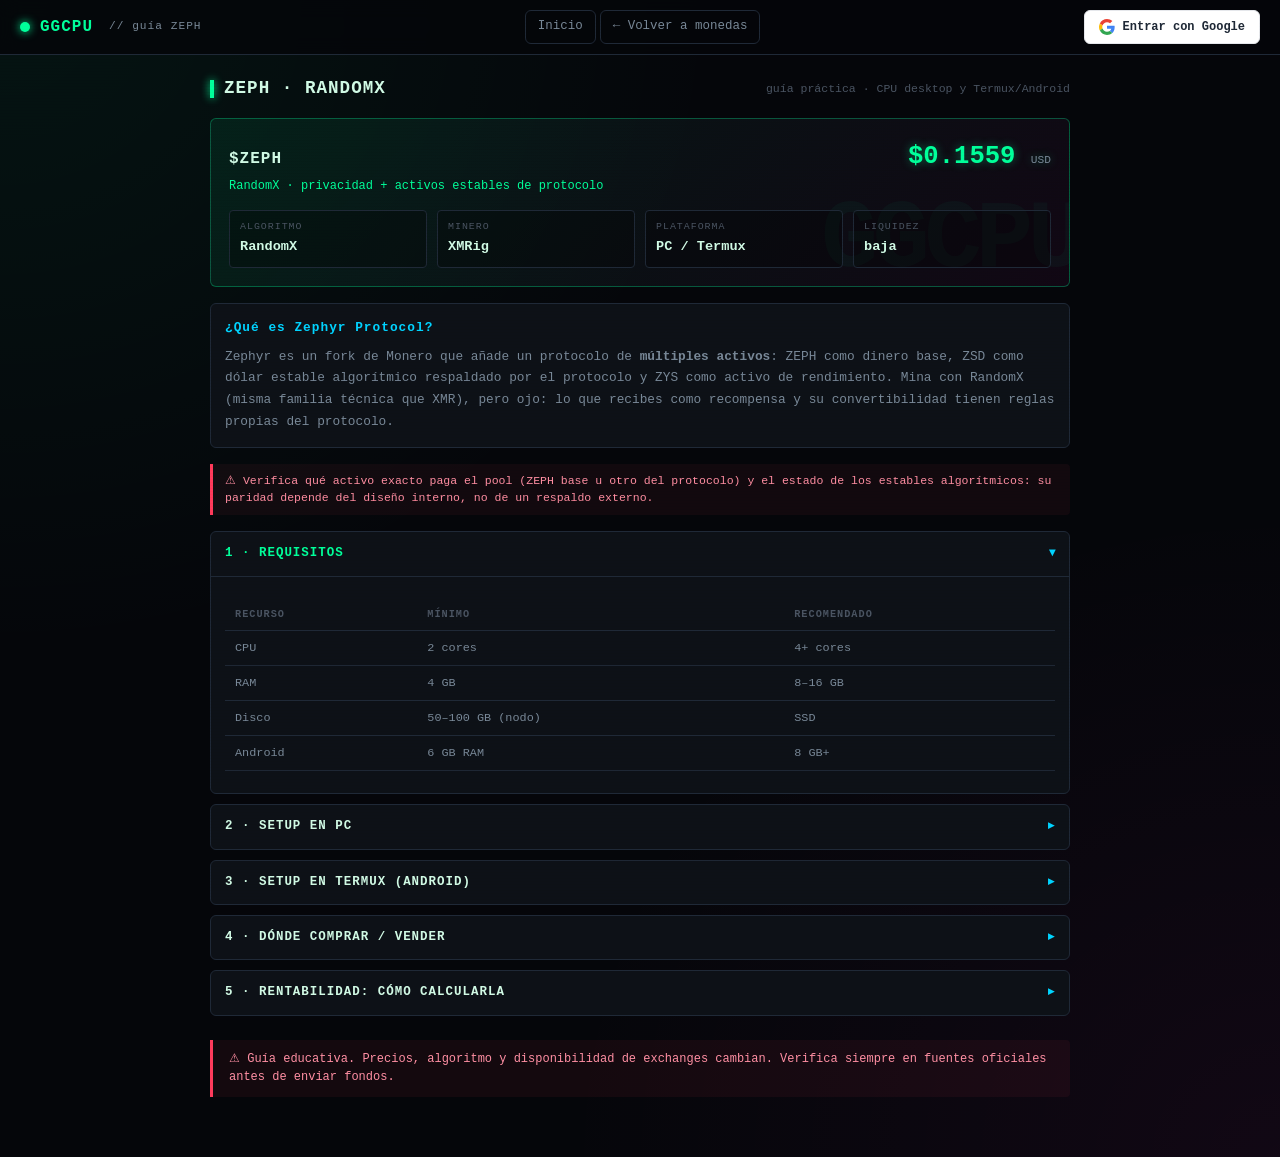
<file: blog/zeph.html>
<!DOCTYPE html>
<html lang="es">
<head>
<meta charset="UTF-8">
<meta name="viewport" content="width=device-width, initial-scale=1.0">
<meta name="description" content="ZEPH · RandomX en CPU · guía CPU-mining GGCPU">
<title>ZEPH · RandomX en CPU — GGCPU</title>
<link rel="stylesheet" href="../styles.css">
</head>
<body>

<div class="topbar">
  <div class="brand"><span class="dot"></span><span>GGCPU</span><small>// guía ZEPH</small></div>
  <nav class="nav">
    <a href="../index.html">Inicio</a>
    <a href="../index.html#monedas">← Volver a monedas</a>
  </nav>
  <div class="user-area">
    <button class="btn-login"><svg viewBox="0 0 48 48"><path fill="#EA4335" d="M24 9.5c3.54 0 6.71 1.22 9.21 3.6l6.85-6.85C35.9 2.38 30.47 0 24 0 14.62 0 6.51 5.38 2.56 13.22l7.98 6.19C12.43 13.72 17.74 9.5 24 9.5z"/><path fill="#4285F4" d="M46.98 24.55c0-1.57-.15-3.09-.38-4.55H24v9.02h12.94c-.58 2.96-2.26 5.48-4.78 7.18l7.73 6c4.51-4.18 7.09-10.36 7.09-17.65z"/><path fill="#FBBC05" d="M10.53 28.59c-.48-1.45-.76-2.99-.76-4.59s.27-3.14.76-4.59l-7.98-6.19C.92 16.46 0 20.12 0 24c0 3.88.92 7.54 2.56 10.78l7.97-6.19z"/><path fill="#34A853" d="M24 48c6.48 0 11.93-2.13 15.89-5.81l-7.73-6c-2.15 1.45-4.92 2.3-8.16 2.3-6.26 0-11.57-4.22-13.47-9.91l-7.98 6.19C6.51 42.62 14.62 48 24 48z"/></svg><span>Entrar con Google</span></button>
    <div class="user-profile" hidden>
      <img class="user-avatar" alt="avatar">
      <span class="user-name"></span>
      <button class="btn ghost" data-logout style="padding:5px 10px;font-size:.65rem">Salir</button>
    </div>
  </div>
</div>

<div class="layout layout-doc">
  <main>
    <section class="section">
      <div class="section-head">
        <h2>ZEPH · RandomX</h2>
        <span class="sub">guía práctica · CPU desktop y Termux/Android</span>
      </div>

      <div class="token-card">
        <div class="row">
          <h3>$ZEPH</h3>
          <div class="price"><span class="price-value" data-cg="zephyr-protocol">$0.1559</span> <small>USD</small></div>
        </div>
        <div class="delta">RandomX · privacidad + activos estables de protocolo</div>
        <div class="stats">
          <div><span>Algoritmo</span><b>RandomX</b></div>
          <div><span>Minero</span><b>XMRig</b></div>
          <div><span>Plataforma</span><b>PC / Termux</b></div>
          <div><span>Liquidez</span><b>baja</b></div>
        </div>
      </div>

      <div class="card" style="margin-bottom:16px">
        <h4 style="color:var(--neon-2);font-size:.8rem;margin-bottom:8px;letter-spacing:1px">¿Qué es Zephyr Protocol?</h4>
        <p style="font-size:.8rem;color:var(--text-dim);line-height:1.7">
          Zephyr es un fork de Monero que añade un protocolo de <b>múltiples activos</b>: ZEPH como
          dinero base, ZSD como dólar estable algorítmico respaldado por el protocolo y ZYS como activo
          de rendimiento. Mina con RandomX (misma familia técnica que XMR), pero ojo: lo que recibes
          como recompensa y su convertibilidad tienen reglas propias del protocolo.</p>
      </div>

      <div class="warn warn-danger" style="margin-bottom:16px">
        ⚠ Verifica qué activo exacto paga el pool (ZEPH base u otro del protocolo) y el estado de los estables algorítmicos: su paridad depende del diseño interno, no de un respaldo externo.
      </div>

      <details class="algo" open>
        <summary><span>1 · Requisitos</span><span class="arrow">▸</span></summary>
        <div class="algo-body">
          <table>
            <tr><th>Recurso</th><th>Mínimo</th><th>Recomendado</th></tr>
            <tr><td>CPU</td><td>2 cores</td><td>4+ cores</td></tr>
            <tr><td>RAM</td><td>4 GB</td><td>8–16 GB</td></tr>
            <tr><td>Disco</td><td>50–100 GB (nodo)</td><td>SSD</td></tr>
            <tr><td>Android</td><td>6 GB RAM</td><td>8 GB+</td></tr>
          </table>
        </div>
      </details>

      <details class="algo">
        <summary><span>2 · Setup en PC</span><span class="arrow">▸</span></summary>
        <div class="algo-body">
<p>Misma mecánica que Monero: XMRig apuntando a un pool de Zephyr (consulta la lista vigente en el sitio oficial o en miningpoolstats):</p>
<pre><code>./xmrig -o POOL_DE_ZEPH:PUERTO \
  -u TU_DIRECCION_ZEPH -t 4</code></pre>
<p>Wallet oficial desde zephyrprotocol.com. Si corres nodo propio, sincroniza antes de minar solo.</p>
        </div>
      </details>

      <details class="algo">
        <summary><span>3 · Setup en Termux (Android)</span><span class="arrow">▸</span></summary>
        <div class="algo-body">
<p>Al ser RandomX como Monero, el flujo Termux es idéntico: compila XMRig con 1–2 hilos.</p>
<pre><code>pkg update &amp;&amp; pkg install git cmake clang make -y
git clone https://github.com/xmrig/xmrig.git
cd xmrig &amp;&amp; mkdir build &amp;&amp; cd build
cmake .. &amp;&amp; make -j2
./xmrig -o POOL_DE_ZEPH:PUERTO -u TU_WALLET -t 2</code></pre>
<p class="warn">⚠ Vigila temperatura y batería; en móvil el margen es mínimo.</p>
        </div>
      </details>

      <details class="algo">
        <summary><span>4 · Dónde comprar / vender</span><span class="arrow">▸</span></summary>
        <div class="algo-body">
          <p>Liquidez baja: revisa Markets en CoinGecko y la profundidad del libro. Los pares suelen ser contra XMR/USDT en exchanges pequeños — verifica estado de retiros antes de minar semanas para luego descubrir que no puedes salir.</p>
          <div class="links">
            <a href="https://www.coingecko.com/en/coins/zephyr-protocol" target="_blank" rel="noopener">CoinGecko</a>
            <a href="https://zephyrprotocol.com" target="_blank" rel="noopener">zephyrprotocol.com</a>
          </div>
        </div>
      </details>

      <details class="algo">
        <summary><span>5 · Rentabilidad: cómo calcularla</span><span class="arrow">▸</span></summary>
        <div class="algo-body">
          <p><b>Beneficio neto diario</b> = ingreso bruto − (kW × 24 × $/kWh) − comisiones de pool − otros.</p>
          <p>El atractivo es la mezcla privacidad + estables, pero minar estables con CPU suele rendir menos que XMR: compara recompensa/día de ambos con el mismo hardware antes de decidir.</p>
        </div>
      </details>

      <div class="warn-global" style="margin-top:24px">
        ⚠ Guía educativa. Precios, algoritmo y disponibilidad de exchanges cambian. Verifica siempre en fuentes oficiales antes de enviar fondos.
      </div>
    </section>
  </main>
</div>

<script src="../app.js"></script>

</body>
</html>
</file>
<file: styles.css>
*{margin:0;padding:0;box-sizing:border-box}
[hidden]{display:none!important}
:root{
  --bg:#05060a;--bg-2:#0a0d14;--panel:#0d1117;--panel-2:#111827;--line:#1f2937;
  --neon:#00ff9c;--neon-2:#00d4ff;--magenta:#ff2bd6;--amber:#ffb800;
  --text:#d1fae5;--text-dim:#7a8a99;--text-mute:#4b5563;--danger:#ff3b5c;
  --radius:6px;--mono:'JetBrains Mono','Fira Code','Courier New',monospace;
}
html{scroll-behavior:smooth}
body{
  font-family:var(--mono);
  background:
    radial-gradient(ellipse at top left, rgba(0,255,156,.06), transparent 40%),
    radial-gradient(ellipse at bottom right, rgba(255,43,214,.05), transparent 40%),
    var(--bg);
  color:var(--text);line-height:1.55;min-height:100vh;overflow-x:hidden;
}
body::before{
  content:'';position:fixed;inset:0;pointer-events:none;z-index:9999;
  background:repeating-linear-gradient(0deg,rgba(0,0,0,.15) 0 1px,transparent 1px 3px);
  opacity:.35;mix-blend-mode:overlay;
}
a{color:var(--neon);text-decoration:none}
a:hover{text-shadow:0 0 8px var(--neon)}

/* TOP BAR */
.topbar{
  position:sticky;top:0;z-index:100;background:rgba(5,6,10,.85);
  backdrop-filter:blur(10px);border-bottom:1px solid var(--line);
  padding:10px 20px;display:flex;align-items:center;justify-content:space-between;
  gap:16px;flex-wrap:wrap;
}
.brand{display:flex;align-items:center;gap:10px;font-weight:700;letter-spacing:1px}
.brand .dot{width:10px;height:10px;border-radius:50%;background:var(--neon);
  box-shadow:0 0 10px var(--neon);animation:pulse 1.6s infinite}
@keyframes pulse{0%,100%{opacity:1}50%{opacity:.3}}
.brand span{color:var(--neon)}
.brand small{color:var(--text-dim);font-weight:400;font-size:.7rem;margin-left:6px}
.nav{display:flex;gap:4px;flex-wrap:wrap}
.nav a{padding:6px 12px;border:1px solid var(--line);border-radius:var(--radius);
  color:var(--text-dim);font-size:.78rem;transition:.2s}
.nav a:hover,.nav a.active{color:var(--neon);border-color:var(--neon);
  background:rgba(0,255,156,.05);text-shadow:0 0 6px var(--neon)}

/* USER AREA */
.user-area{display:flex;align-items:center;gap:10px}
.btn-login{
  display:inline-flex;align-items:center;gap:8px;padding:8px 14px;
  background:#fff;color:#1f2937;border:1px solid #e5e7eb;border-radius:var(--radius);
  font-family:var(--mono);font-size:.75rem;font-weight:600;cursor:pointer;transition:.2s;
}
.btn-login:hover{background:#f3f4f6;box-shadow:0 0 12px rgba(255,255,255,.15)}
.btn-login svg{width:16px;height:16px;flex-shrink:0}
.user-profile{display:flex;align-items:center;gap:8px;padding:4px 10px 4px 4px;
  border:1px solid var(--line);border-radius:50px;background:var(--panel)}
.user-profile[hidden]{display:none}
.user-avatar{width:28px;height:28px;border-radius:50%;border:1px solid var(--neon);
  object-fit:cover}
.user-name{font-size:.75rem;color:var(--text);font-weight:600;max-width:120px;
  overflow:hidden;text-overflow:ellipsis;white-space:nowrap}

/* HERO */
.hero{max-width:1280px;margin:0 auto;padding:50px 20px 30px;
  display:grid;grid-template-columns:1.4fr 1fr;gap:30px;align-items:center}
@media(max-width:860px){.hero{grid-template-columns:1fr;padding-top:30px}}
.hero h1{font-size:clamp(1.8rem,4vw,3rem);line-height:1.1;letter-spacing:-1px;margin-bottom:14px}
.hero h1 .glitch{color:var(--neon);position:relative;display:inline-block;
  text-shadow:0 0 12px rgba(0,255,156,.6)}
.hero h1 .glitch::after{content:'GGCPU';position:absolute;left:2px;top:0;color:var(--magenta);
  opacity:.5;clip-path:inset(0 0 60% 0);animation:glitch 3s infinite}
@keyframes glitch{
  0%,90%,100%{transform:translate(0)}
  92%{transform:translate(-2px,1px)}
  94%{transform:translate(2px,-1px)}
  96%{transform:translate(-1px,-1px)}
}
.hero p{color:var(--text-dim);max-width:560px;font-size:.9rem;margin-bottom:18px}
.hero .cta{display:flex;gap:10px;flex-wrap:wrap}
.btn{padding:10px 18px;border-radius:var(--radius);font-family:var(--mono);
  font-size:.82rem;cursor:pointer;border:1px solid var(--neon);background:transparent;
  color:var(--neon);transition:.2s;font-weight:600;text-transform:uppercase;letter-spacing:1px}
.btn:hover{background:var(--neon);color:#000;box-shadow:0 0 20px rgba(0,255,156,.5)}
.btn.ghost{border-color:var(--line);color:var(--text-dim)}
.btn.ghost:hover{border-color:var(--neon-2);color:var(--neon-2);background:transparent;box-shadow:none}

/* TERMINAL */
.terminal{background:var(--panel);border:1px solid var(--line);border-radius:var(--radius);
  overflow:hidden;box-shadow:0 10px 40px rgba(0,0,0,.6)}
.terminal-bar{background:var(--panel-2);padding:8px 12px;display:flex;align-items:center;
  gap:6px;border-bottom:1px solid var(--line);font-size:.7rem;color:var(--text-dim)}
.terminal-bar i{width:10px;height:10px;border-radius:50%;display:inline-block}
.terminal-bar .r{background:#ff5f56}.terminal-bar .y{background:#ffbd2e}.terminal-bar .g{background:#27c93f}
.terminal-body{padding:14px;font-size:.78rem;color:var(--neon);min-height:180px}
.terminal-body .c{color:var(--text-dim)}
.terminal-body .k{color:var(--neon-2)}
.terminal-body .w{color:var(--amber)}
.cursor{display:inline-block;width:8px;height:14px;background:var(--neon);
  animation:blink 1s steps(2) infinite;vertical-align:middle}
@keyframes blink{50%{opacity:0}}

/* LAYOUT */
/* LAYOUT — 2 columnas: sidebar + main */
.layout{max-width:1280px;margin:0 auto;padding:20px;
  display:grid;grid-template-columns:280px 1fr;gap:24px;align-items:start}
@media(max-width:960px){.layout{grid-template-columns:1fr}}

/* SIDEBAR (monedas a la izquierda) */
aside{position:sticky;top:70px;align-self:start;background:var(--panel);
  border:1px solid var(--line);border-radius:var(--radius);padding:16px;
  max-height:calc(100vh - 90px);overflow-y:auto;
  scrollbar-width:thin;scrollbar-color:var(--line) transparent}
aside::-webkit-scrollbar{width:6px}
aside::-webkit-scrollbar-thumb{background:var(--line);border-radius:3px}
aside h4{font-size:.7rem;text-transform:uppercase;letter-spacing:2px;
  color:var(--text-mute);margin-bottom:10px;border-bottom:1px dashed var(--line);
  padding-bottom:6px;margin-top:18px}
aside h4:first-child{margin-top:0}
aside h5.algo-side{font-size:.65rem;text-transform:uppercase;letter-spacing:1.5px;
  color:var(--neon-2);margin:12px 0 2px;padding:2px 0 2px 8px;
  border-left:2px solid var(--neon-2);display:flex;align-items:center;gap:6px}
aside h5.algo-side:first-of-type{margin-top:0}
aside h5.algo-side .badge-main{font-size:.55rem;padding:1px 6px;border-radius:50px;
  background:rgba(0,255,156,.15);color:var(--neon);border:1px solid rgba(0,255,156,.3);
  letter-spacing:.5px;text-transform:uppercase;font-weight:600}
aside h5.algo-side .star{color:var(--neon);font-size:.7rem}
aside ul{list-style:none;margin:0;padding:0}
aside li a{display:flex;justify-content:space-between;align-items:center;
  padding:6px 8px;font-size:.75rem;border-radius:4px;color:var(--text-dim);
  transition:.15s;gap:6px;text-decoration:none}
aside li a:hover{background:rgba(0,255,156,.08);color:var(--neon);text-shadow:none}
aside li a::before{content:'▸';color:var(--neon);margin-right:4px;flex-shrink:0}
aside li a .side-ticker{font-weight:700;color:inherit}
aside li a .side-price{font-size:.65rem;color:var(--text-mute);margin-left:auto;
  font-variant-numeric:tabular-nums;transition:.3s}
aside li a .side-price.live{color:var(--neon)}
aside li a.featured{background:linear-gradient(90deg,rgba(0,255,156,.1),transparent);
  border-left:2px solid var(--neon)}
aside .side-note{font-size:.6rem;color:var(--text-mute);margin-top:16px;
  padding-top:8px;border-top:1px dashed var(--line);text-align:center;letter-spacing:.5px}
/* MAIN */
main{min-width:0}
.section{margin-bottom:40px}
.section-head{display:flex;align-items:center;justify-content:space-between;
  gap:12px;margin-bottom:16px;flex-wrap:wrap}
.section-head h2{font-size:1.1rem;letter-spacing:1px;text-transform:uppercase;
  display:flex;align-items:center;gap:10px}
.section-head h2::before{content:'';width:4px;height:18px;background:var(--neon);
  box-shadow:0 0 8px var(--neon)}
.section-head .sub{font-size:.72rem;color:var(--text-mute)}

/* COMUNIDAD */
.community-bar{
  background:var(--panel);border:1px solid var(--line);border-radius:var(--radius);
  padding:20px;display:grid;grid-template-columns:1fr 1.1fr;gap:24px;align-items:center;
}
@media(max-width:760px){.community-bar{grid-template-columns:1fr}}
.community-login{display:flex;flex-direction:column;gap:10px;align-items:flex-start}
.community-hint{font-size:.72rem;color:var(--text-mute);margin-top:2px;line-height:1.5}
.community-stats{display:grid;grid-template-columns:repeat(auto-fit,minmax(110px,1fr));gap:10px}
.community-stats div{background:rgba(0,0,0,.3);padding:10px 12px;
  border-radius:4px;border:1px solid var(--line)}
.community-stats span{display:block;font-size:.62rem;color:var(--text-mute);
  text-transform:uppercase;letter-spacing:1px;margin-bottom:3px}
.community-stats b{color:var(--neon);font-size:.9rem}
.community-stats b.up{color:var(--neon)}

/* FORO */
.forum-toolbar{display:flex;gap:8px;margin-bottom:12px;flex-wrap:wrap}
.forum-toolbar input{flex:1;min-width:200px;padding:9px 12px;background:var(--panel);
  border:1px solid var(--line);border-radius:var(--radius);color:var(--text);
  font-family:var(--mono);font-size:.8rem;outline:none}
.forum-toolbar input:focus{border-color:var(--neon);box-shadow:0 0 0 2px rgba(0,255,156,.15)}
.thread{display:grid;grid-template-columns:48px 1fr auto;gap:14px;align-items:center;
  background:var(--panel);border:1px solid var(--line);border-radius:var(--radius);
  padding:12px 14px;margin-bottom:8px;transition:.2s;cursor:pointer}
.thread:hover{border-color:var(--neon);background:var(--panel-2);transform:translateX(3px)}
.thread .avatar{width:40px;height:40px;border-radius:var(--radius);
  background:linear-gradient(135deg,var(--neon),var(--neon-2));
  display:flex;align-items:center;justify-content:center;
  font-weight:700;color:#000;font-size:.9rem}
.thread .info h3{font-size:.88rem;font-weight:600;margin-bottom:3px}
.thread .info h3 .tag{font-size:.62rem;padding:1px 6px;border-radius:3px;margin-left:6px;
  background:rgba(0,212,255,.15);color:var(--neon-2);font-weight:600;
  text-transform:uppercase;letter-spacing:.5px;vertical-align:middle}
.thread .info h3 .tag.hot{background:rgba(255,43,214,.15);color:var(--magenta)}
.thread .info p{font-size:.72rem;color:var(--text-mute)}
.thread .meta{text-align:right;font-size:.7rem;color:var(--text-dim)}
.thread .meta b{color:var(--neon);display:block}

/* COIN GROUPS por algoritmo */
.algo-group{margin-bottom:28px}
.algo-group:last-child{margin-bottom:0}
.algo-title{font-size:.85rem;text-transform:uppercase;letter-spacing:2px;color:var(--neon-2);
  margin-bottom:12px;padding-bottom:6px;border-bottom:1px dashed var(--line);
  display:flex;align-items:center;gap:10px;flex-wrap:wrap}
.algo-title .badge-main{font-size:.6rem;padding:2px 8px;border-radius:50px;
  background:rgba(0,255,156,.15);color:var(--neon);border:1px solid rgba(0,255,156,.3);
  letter-spacing:1px;text-transform:uppercase;font-weight:600}
.algo-title .algo-note{font-size:.62rem;color:var(--text-mute);text-transform:none;
  letter-spacing:0;font-weight:400;margin-left:auto}
.coin-grid{display:grid;grid-template-columns:repeat(auto-fill,minmax(220px,1fr));gap:10px}
.coin-card{display:block;background:var(--panel);border:1px solid var(--line);
  border-radius:var(--radius);padding:14px;transition:.2s;position:relative;
  overflow:hidden;color:var(--text);text-decoration:none}
.coin-card:hover{border-color:var(--neon);transform:translateY(-2px);
  box-shadow:0 6px 20px rgba(0,255,156,.1)}
.coin-card.featured{border-color:rgba(0,255,156,.5);
  background:linear-gradient(135deg,rgba(0,255,156,.06),rgba(255,43,214,.03))}
.coin-card.featured::after{content:'★';position:absolute;top:8px;right:10px;
  color:var(--neon);font-size:.8rem;opacity:.7}
.coin-header{display:flex;align-items:baseline;gap:8px;margin-bottom:8px;padding-right:14px}
.coin-ticker{font-size:.85rem;font-weight:700;color:var(--neon);letter-spacing:1px}
.coin-name{font-size:.7rem;color:var(--text-dim)}
.coin-price{font-size:1.05rem;font-weight:700;color:var(--text);margin-bottom:4px;
  font-variant-numeric:tabular-nums}
.coin-price .price-value{transition:.3s}
.coin-price .price-value.live{color:var(--neon);text-shadow:0 0 8px rgba(0,255,156,.4)}
.coin-price .delta{font-size:.62rem;color:var(--text-mute);margin-left:6px;font-weight:400}
.coin-note{font-size:.68rem;color:var(--text-mute);margin-bottom:10px;line-height:1.4}
.coin-cta{font-size:.68rem;color:var(--neon-2);text-transform:uppercase;letter-spacing:1px;
  font-weight:600;display:inline-block}
.coin-card:hover .coin-cta{text-shadow:0 0 8px var(--neon-2)}

/* TOKEN CARD */
.token-card{background:linear-gradient(135deg,rgba(0,255,156,.08),rgba(255,43,214,.05));
  border:1px solid rgba(0,255,156,.3);border-radius:var(--radius);padding:18px;
  margin-bottom:16px;position:relative;overflow:hidden}
.token-card::before{content:'GGCPU';position:absolute;right:-10px;bottom:-30px;
  font-size:6rem;font-weight:900;color:rgba(0,255,156,.04);letter-spacing:-6px;
  pointer-events:none}
.token-card .row{display:flex;justify-content:space-between;align-items:baseline;
  gap:10px;flex-wrap:wrap}
.token-card h3{font-size:1rem;letter-spacing:1px}
.token-card .price{font-size:1.6rem;color:var(--neon);font-weight:700;
  text-shadow:0 0 10px rgba(0,255,156,.4)}
.token-card .price small{font-size:.7rem;color:var(--text-dim);font-weight:400}
.token-card .delta{font-size:.75rem;color:var(--neon)}
.token-card .stats{display:grid;grid-template-columns:repeat(auto-fit,minmax(110px,1fr));
  gap:10px;margin-top:14px;position:relative;z-index:1}
.token-card .stats div{background:rgba(0,0,0,.3);padding:8px 10px;
  border-radius:4px;border:1px solid var(--line)}
.token-card .stats span{display:block;font-size:.62rem;color:var(--text-mute);
  text-transform:uppercase;letter-spacing:1px}
.token-card .stats b{color:var(--text);font-size:.85rem}

/* SUBMONEDAS / ROADMAP */
.card{background:var(--panel);border:1px solid var(--line);border-radius:var(--radius);padding:14px}
.sub-table{width:100%;border-collapse:collapse;font-size:.75rem;margin-top:8px}
.sub-table th,.sub-table td{text-align:left;padding:8px 10px;border-bottom:1px solid var(--line)}
.sub-table th{color:var(--text-mute);font-size:.65rem;text-transform:uppercase;
  letter-spacing:1px;font-weight:600}
.sub-table td b{color:var(--neon)}
.sub-table tr:hover{background:rgba(0,255,156,.03)}

.roadmap{display:grid;gap:10px}
.phase{background:var(--panel);border:1px solid var(--line);border-left:3px solid var(--line);
  border-radius:var(--radius);padding:12px 14px;transition:.2s}
.phase.done{border-left-color:var(--neon)}
.phase.active{border-left-color:var(--amber)}
.phase h5{font-size:.8rem;margin-bottom:4px;color:var(--text)}
.phase p{font-size:.72rem;color:var(--text-dim)}
.phase .status{font-size:.62rem;font-weight:600;letter-spacing:1px;
  padding:2px 8px;border-radius:50px;float:right}
.phase.done .status{background:rgba(0,255,156,.15);color:var(--neon)}
.phase.active .status{background:rgba(255,184,0,.15);color:var(--amber)}
.phase:not(.done):not(.active) .status{background:rgba(122,138,153,.15);color:var(--text-dim)}

/* WARN */
.warn{font-size:.72rem;padding:8px 12px;border-left:3px solid var(--amber);
  background:rgba(255,184,0,.05);color:var(--amber);margin-top:10px;
  border-radius:0 4px 4px 0}
.warn.warn-danger{border-left-color:var(--danger);background:rgba(255,59,92,.05);color:#ff8fa3}
.warn-global{max-width:1280px;margin:0 auto 20px;padding:10px 16px;
  background:rgba(255,59,92,.06);border-left:3px solid var(--danger);
  color:#ff8fa3;font-size:.75rem;border-radius:0 4px 4px 0}

/* BLOG / GUÍAS — layout documento de 1 columna */
.layout.layout-doc{grid-template-columns:1fr;max-width:900px;margin:0 auto}

/* acordeón de guías */
details.algo{background:var(--panel);border:1px solid var(--line);border-radius:var(--radius);
  margin-bottom:10px;overflow:hidden}
details.algo summary{cursor:pointer;list-style:none;display:flex;justify-content:space-between;
  align-items:center;padding:12px 14px;font-size:.78rem;font-weight:600;color:var(--text);
  text-transform:uppercase;letter-spacing:1px;user-select:none;gap:10px}
details.algo summary::-webkit-details-marker{display:none}
details.algo summary:hover{color:var(--neon);background:rgba(0,255,156,.04)}
details.algo summary .arrow{color:var(--neon-2);transition:.2s;flex-shrink:0}
details.algo[open] summary .arrow{transform:rotate(90deg)}
details.algo[open] summary{border-bottom:1px solid var(--line);color:var(--neon)}
details.algo .algo-body{padding:14px;font-size:.78rem;color:var(--text-dim);line-height:1.7}
.algo-body p{margin-bottom:10px}
.algo-body p:last-child{margin-bottom:0}
.algo-body b{color:var(--text)}
.algo-body table{width:100%;border-collapse:collapse;font-size:.74rem;margin:8px 0}
.algo-body th,.algo-body td{text-align:left;padding:7px 10px;border-bottom:1px solid var(--line)}
.algo-body th{color:var(--text-mute);font-size:.64rem;text-transform:uppercase;letter-spacing:1px}
.algo-body code{background:rgba(0,255,156,.06);border:1px solid var(--line);border-radius:3px;
  padding:1px 5px;color:var(--neon);font-size:.72rem}
.algo-body pre{background:#0a0d14;border:1px solid var(--line);border-radius:4px;
  padding:12px;overflow-x:auto;margin:10px 0;font-size:.72rem;line-height:1.6}
.algo-body pre code{background:none;border:none;padding:0;color:var(--neon)}
.links{display:flex;gap:8px;flex-wrap:wrap;margin-top:12px}
.links a{font-size:.68rem;padding:5px 10px;border:1px solid var(--line);border-radius:50px;
  color:var(--neon-2);letter-spacing:.5px}
.links a:hover{border-color:var(--neon-2);box-shadow:0 0 8px rgba(0,212,255,.25);text-shadow:none}

/* FOOTER */
footer{max-width:1280px;margin:40px auto 20px;padding:20px;text-align:center;
  border-top:1px solid var(--line);color:var(--text-mute);font-size:.72rem}
footer .ascii{color:var(--neon);font-size:.65rem;line-height:1.2;
  margin-bottom:10px;opacity:.6;white-space:pre;font-family:var(--mono)}
</file>
